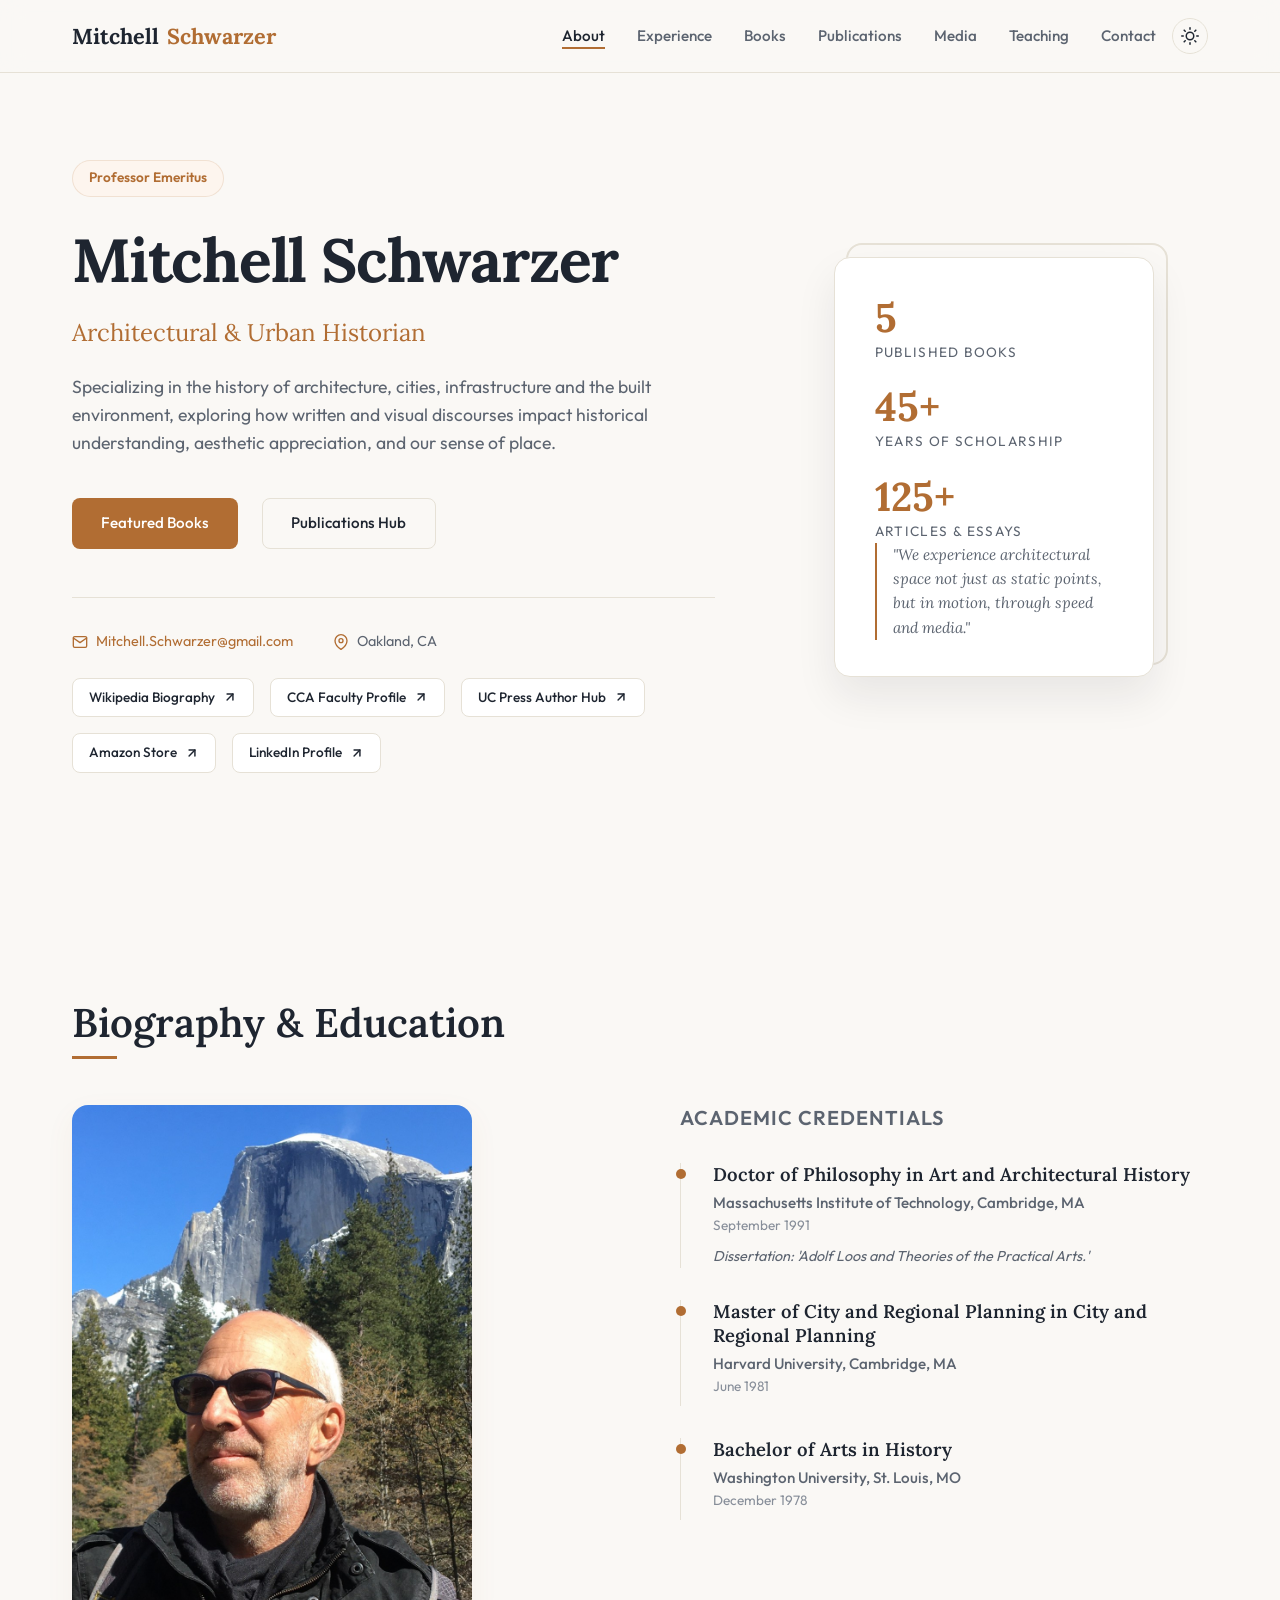
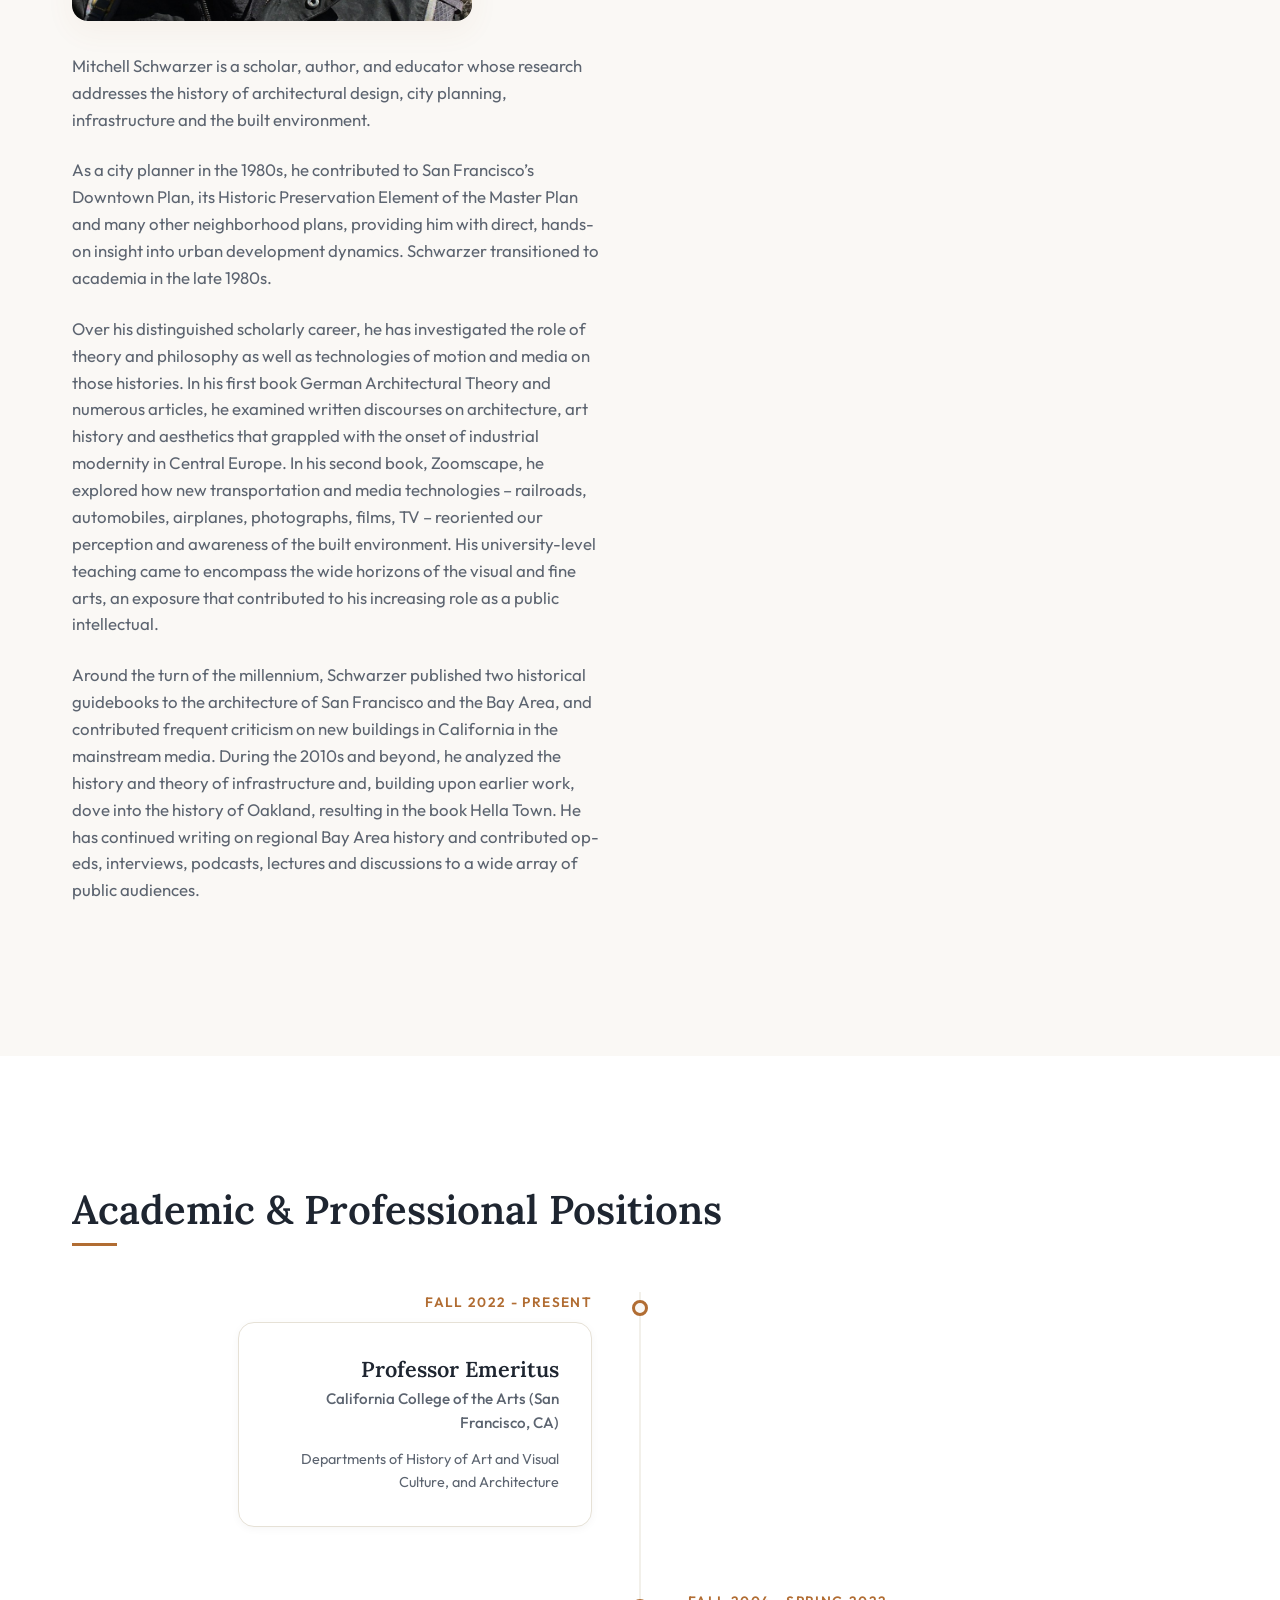
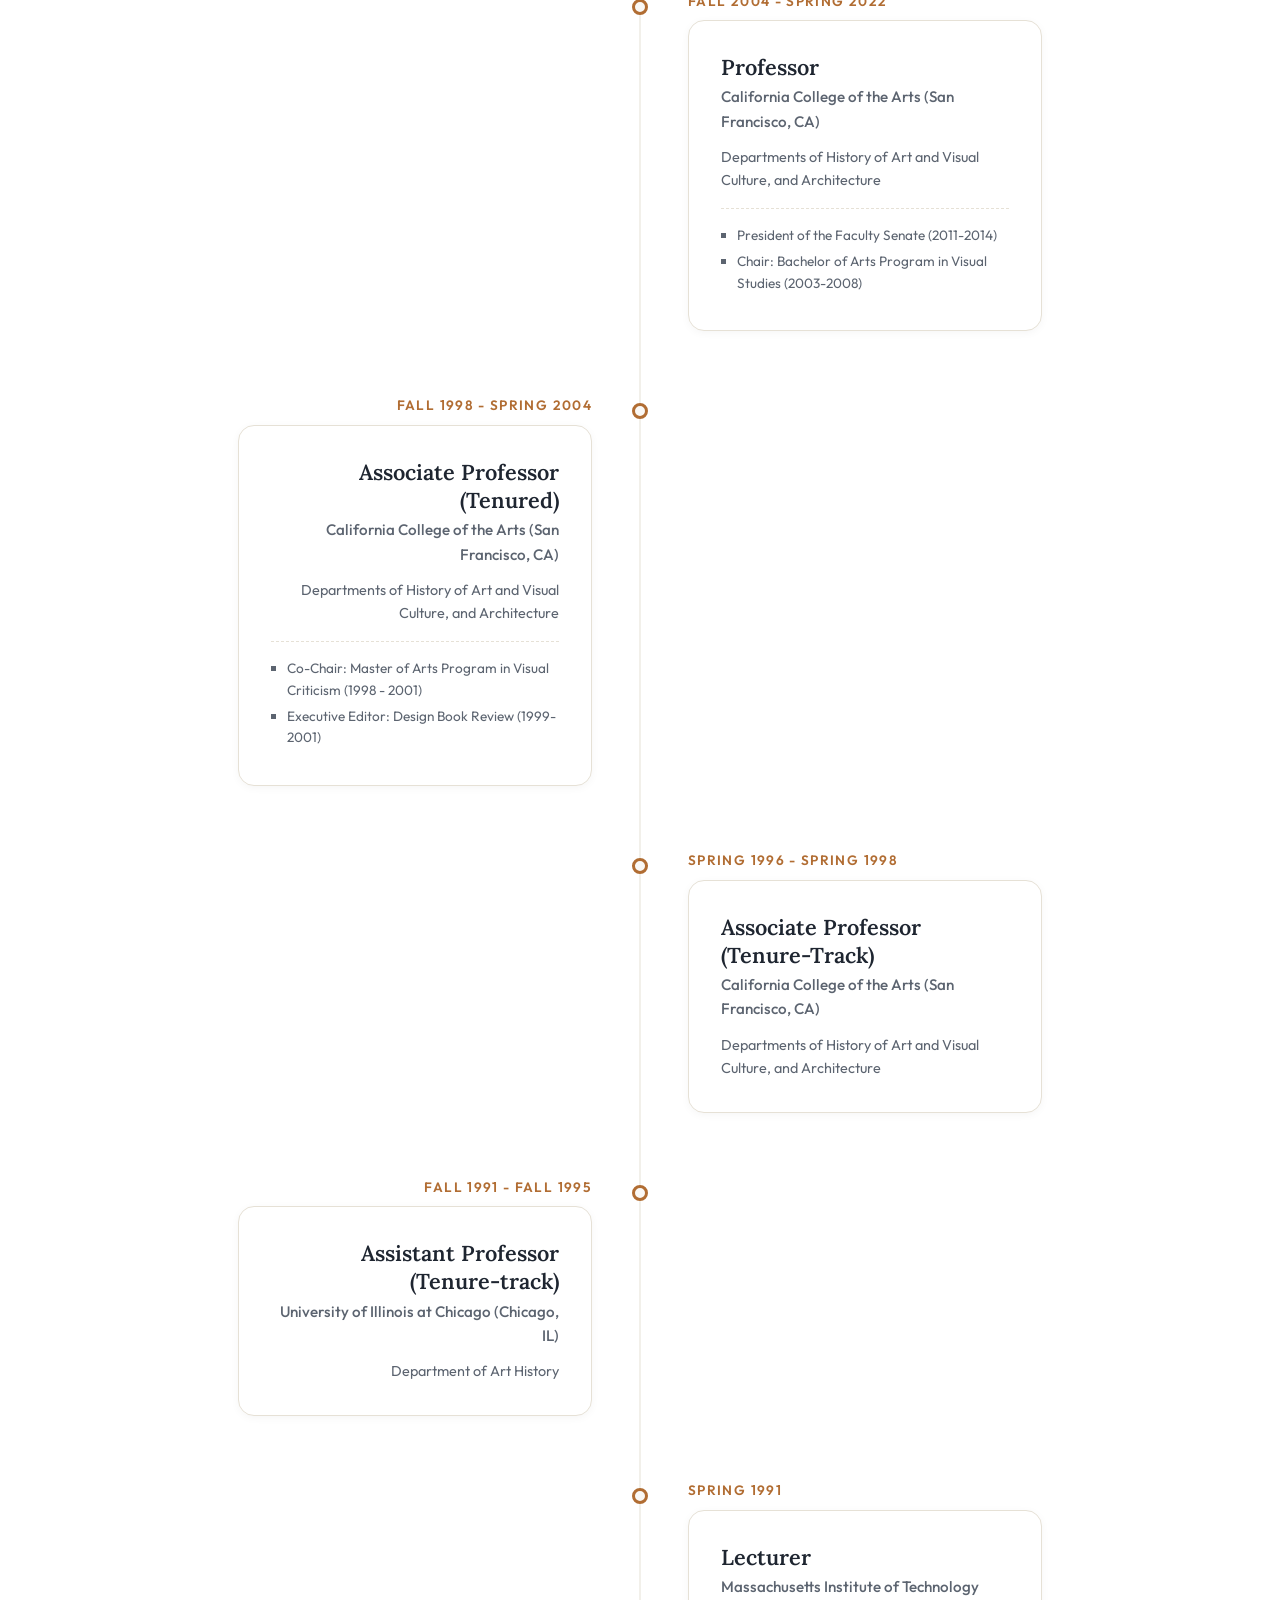
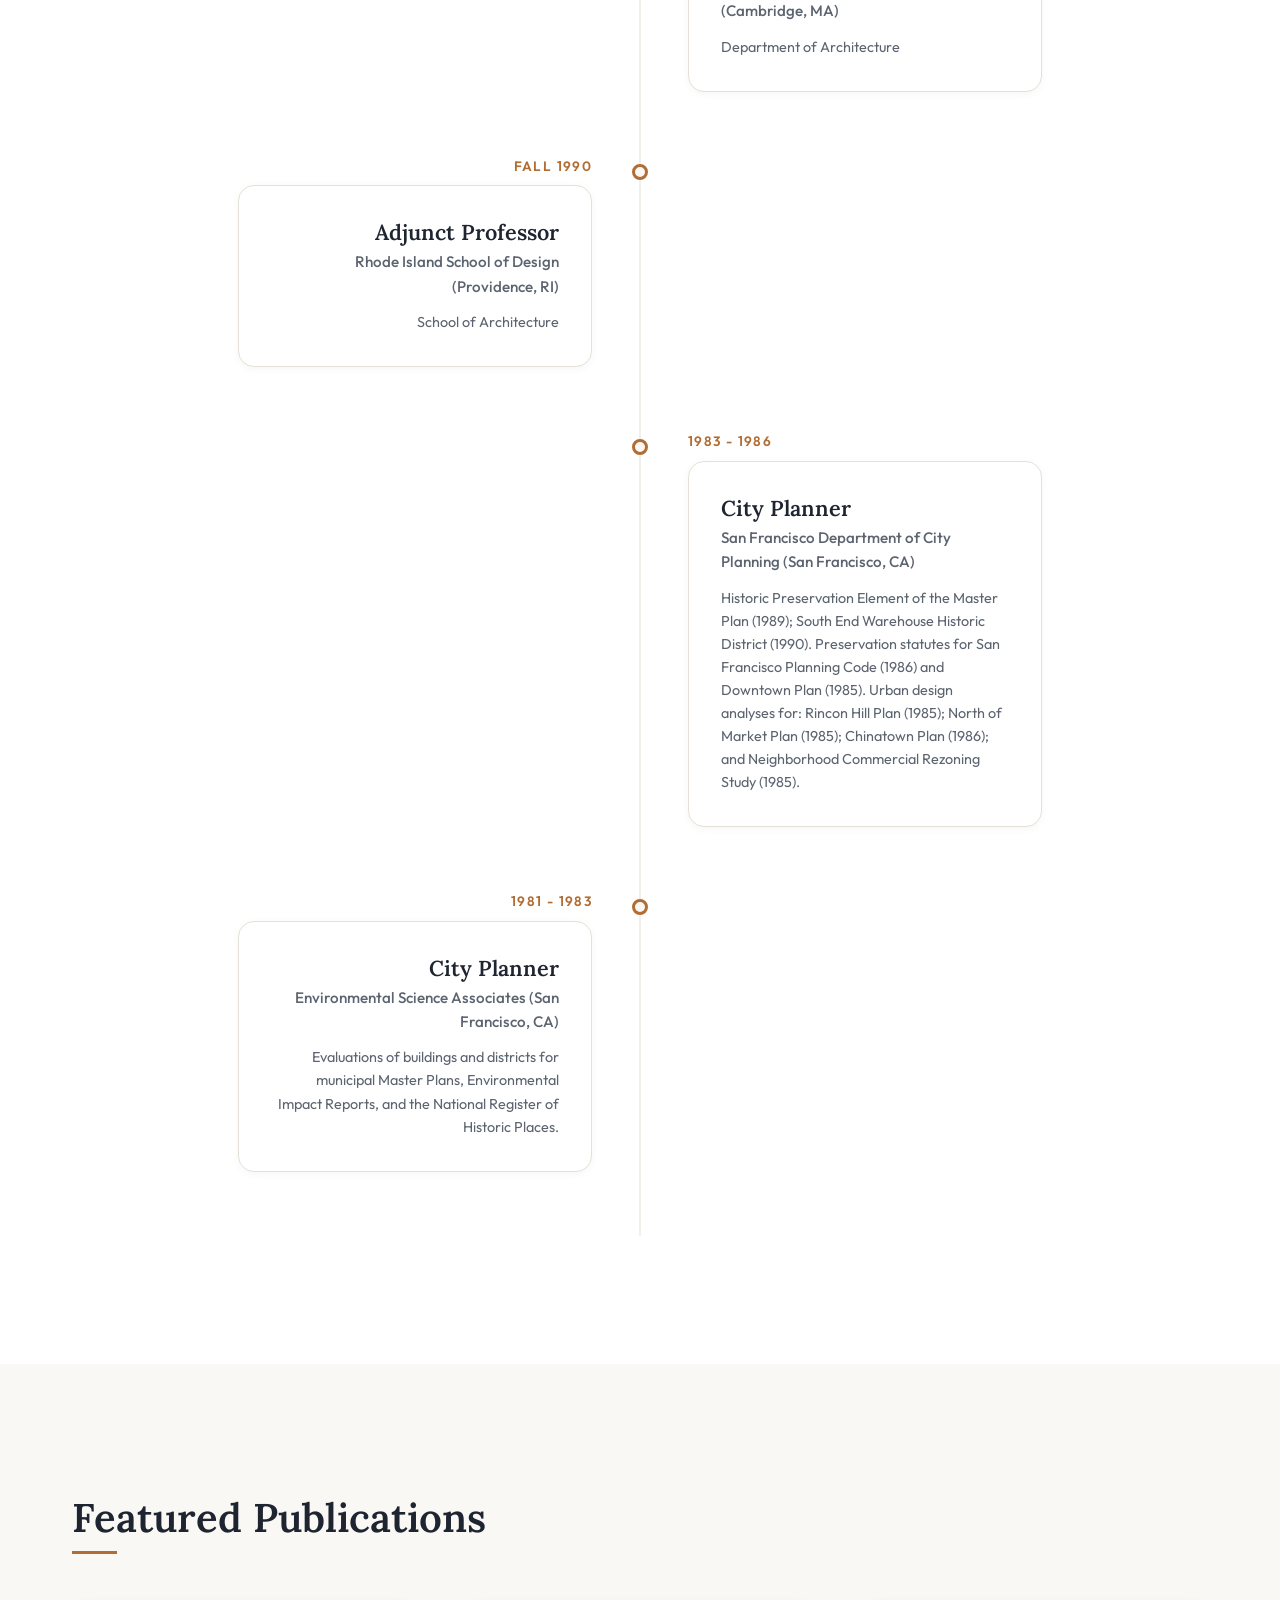
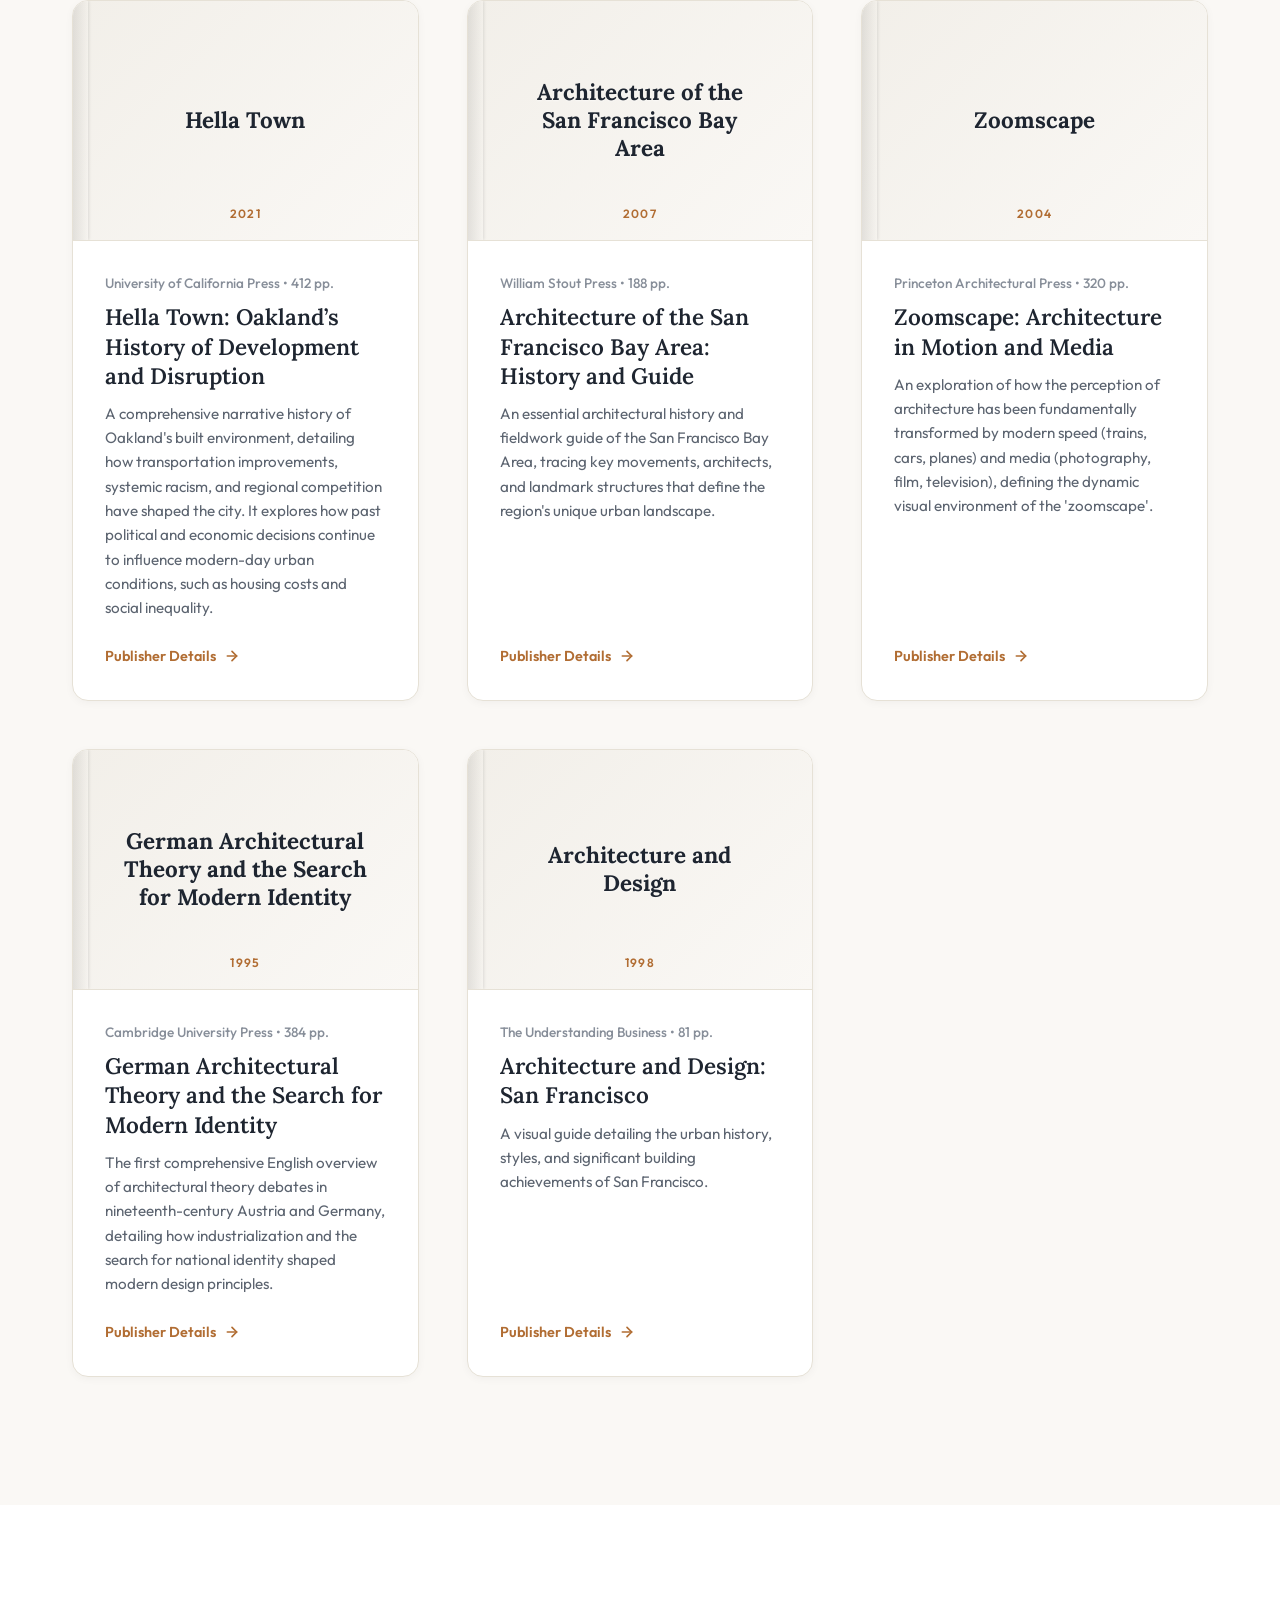
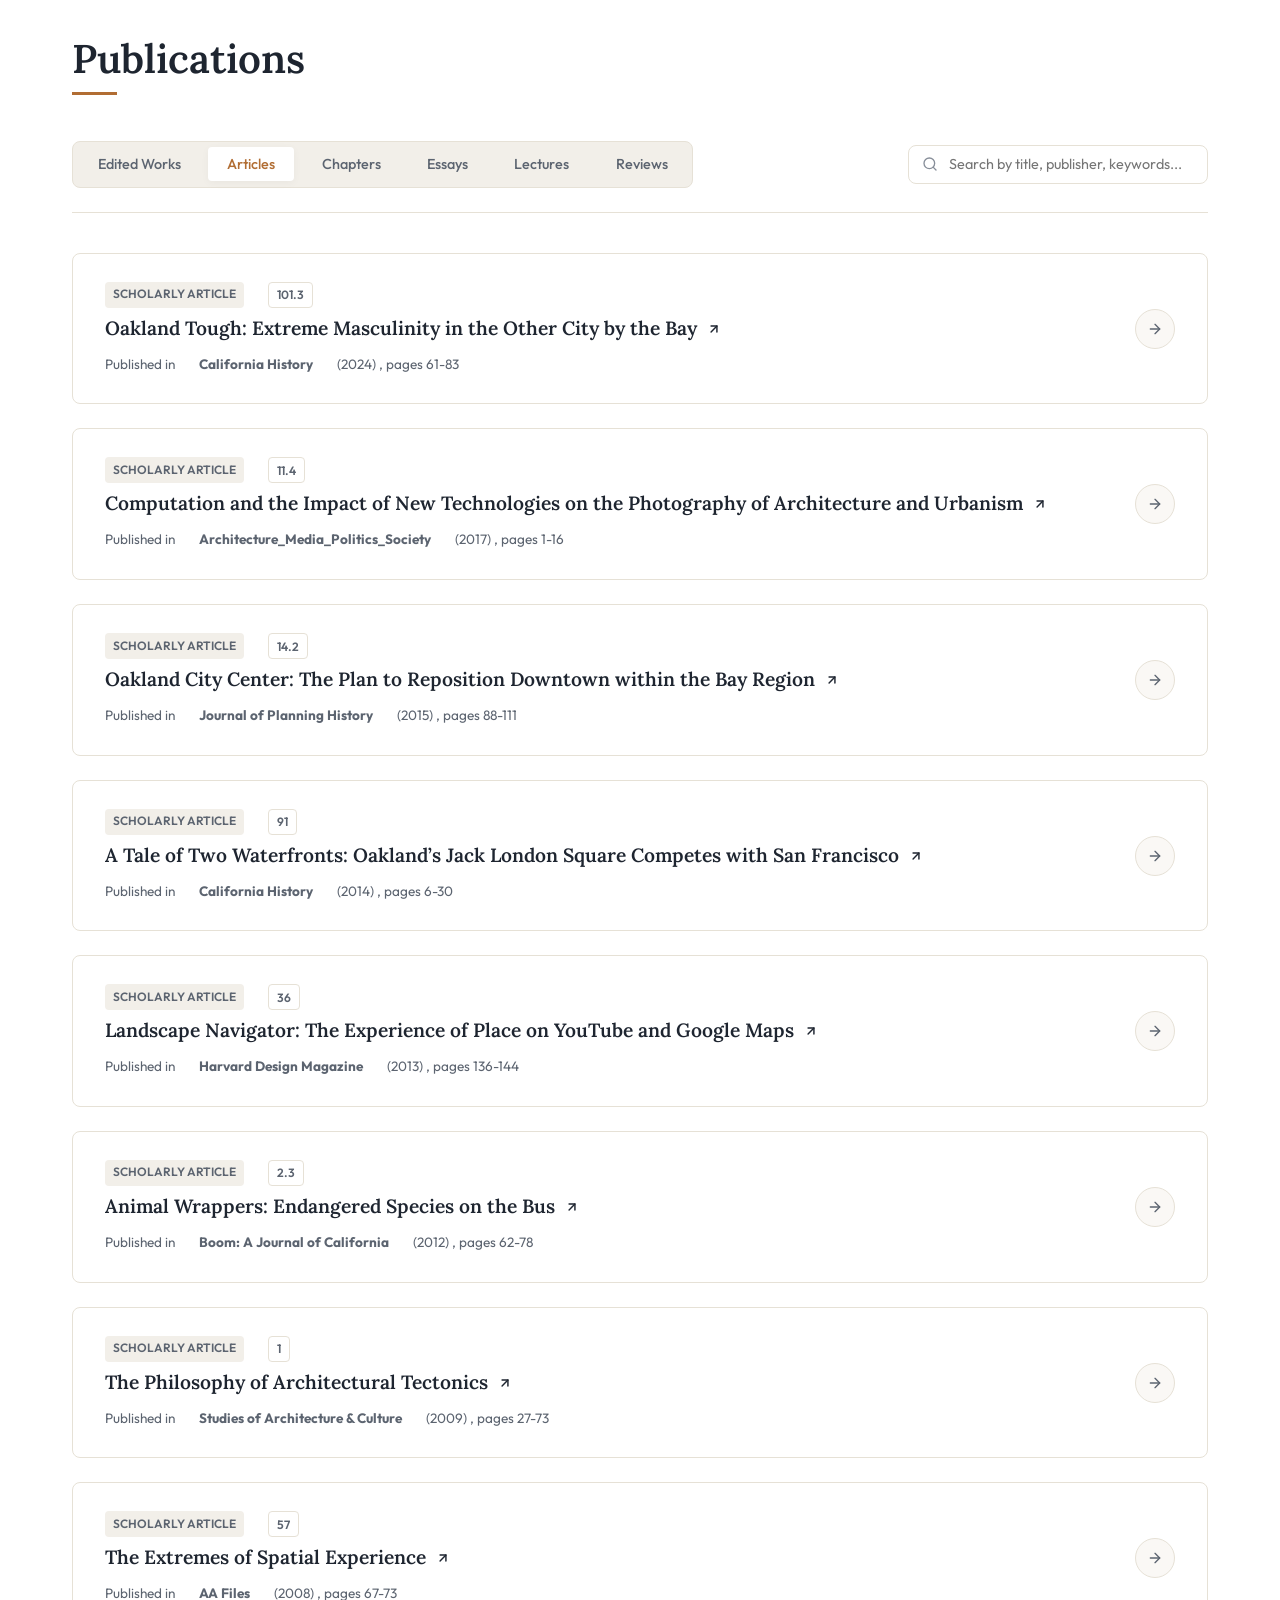
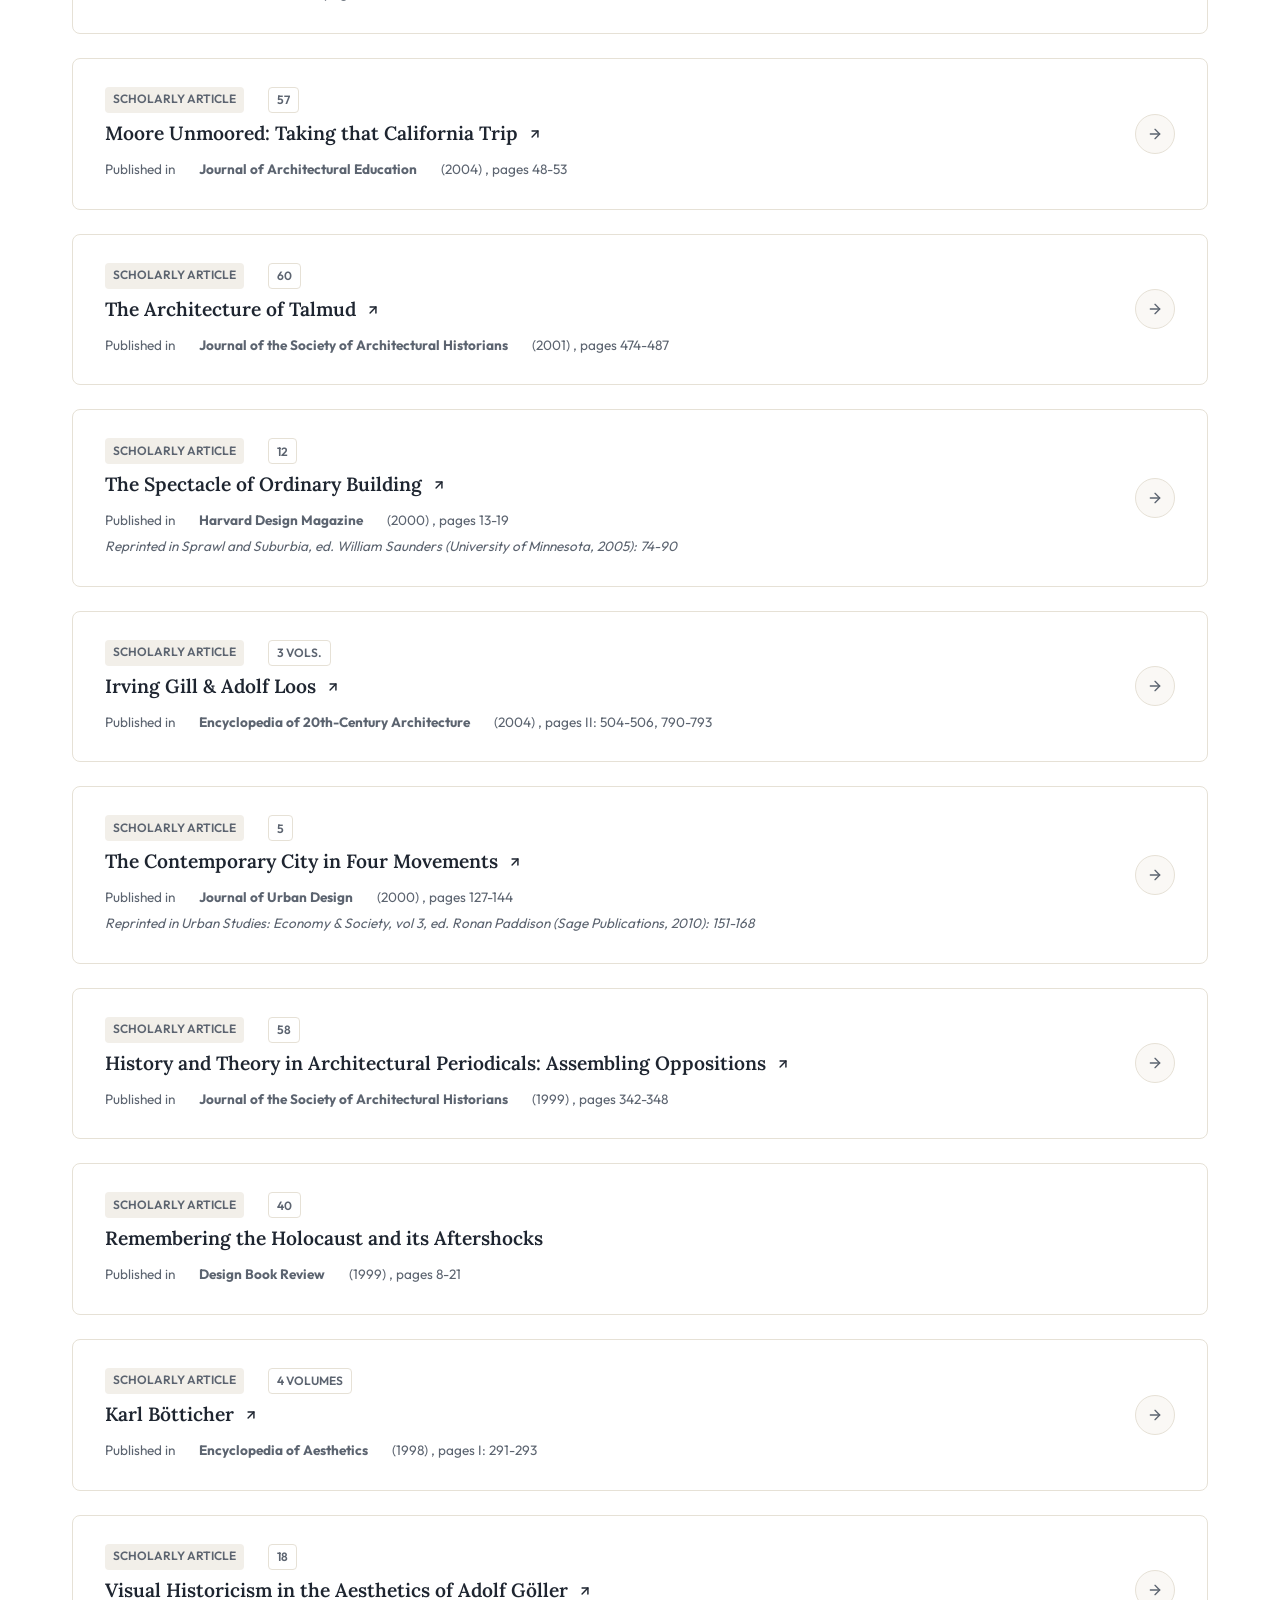
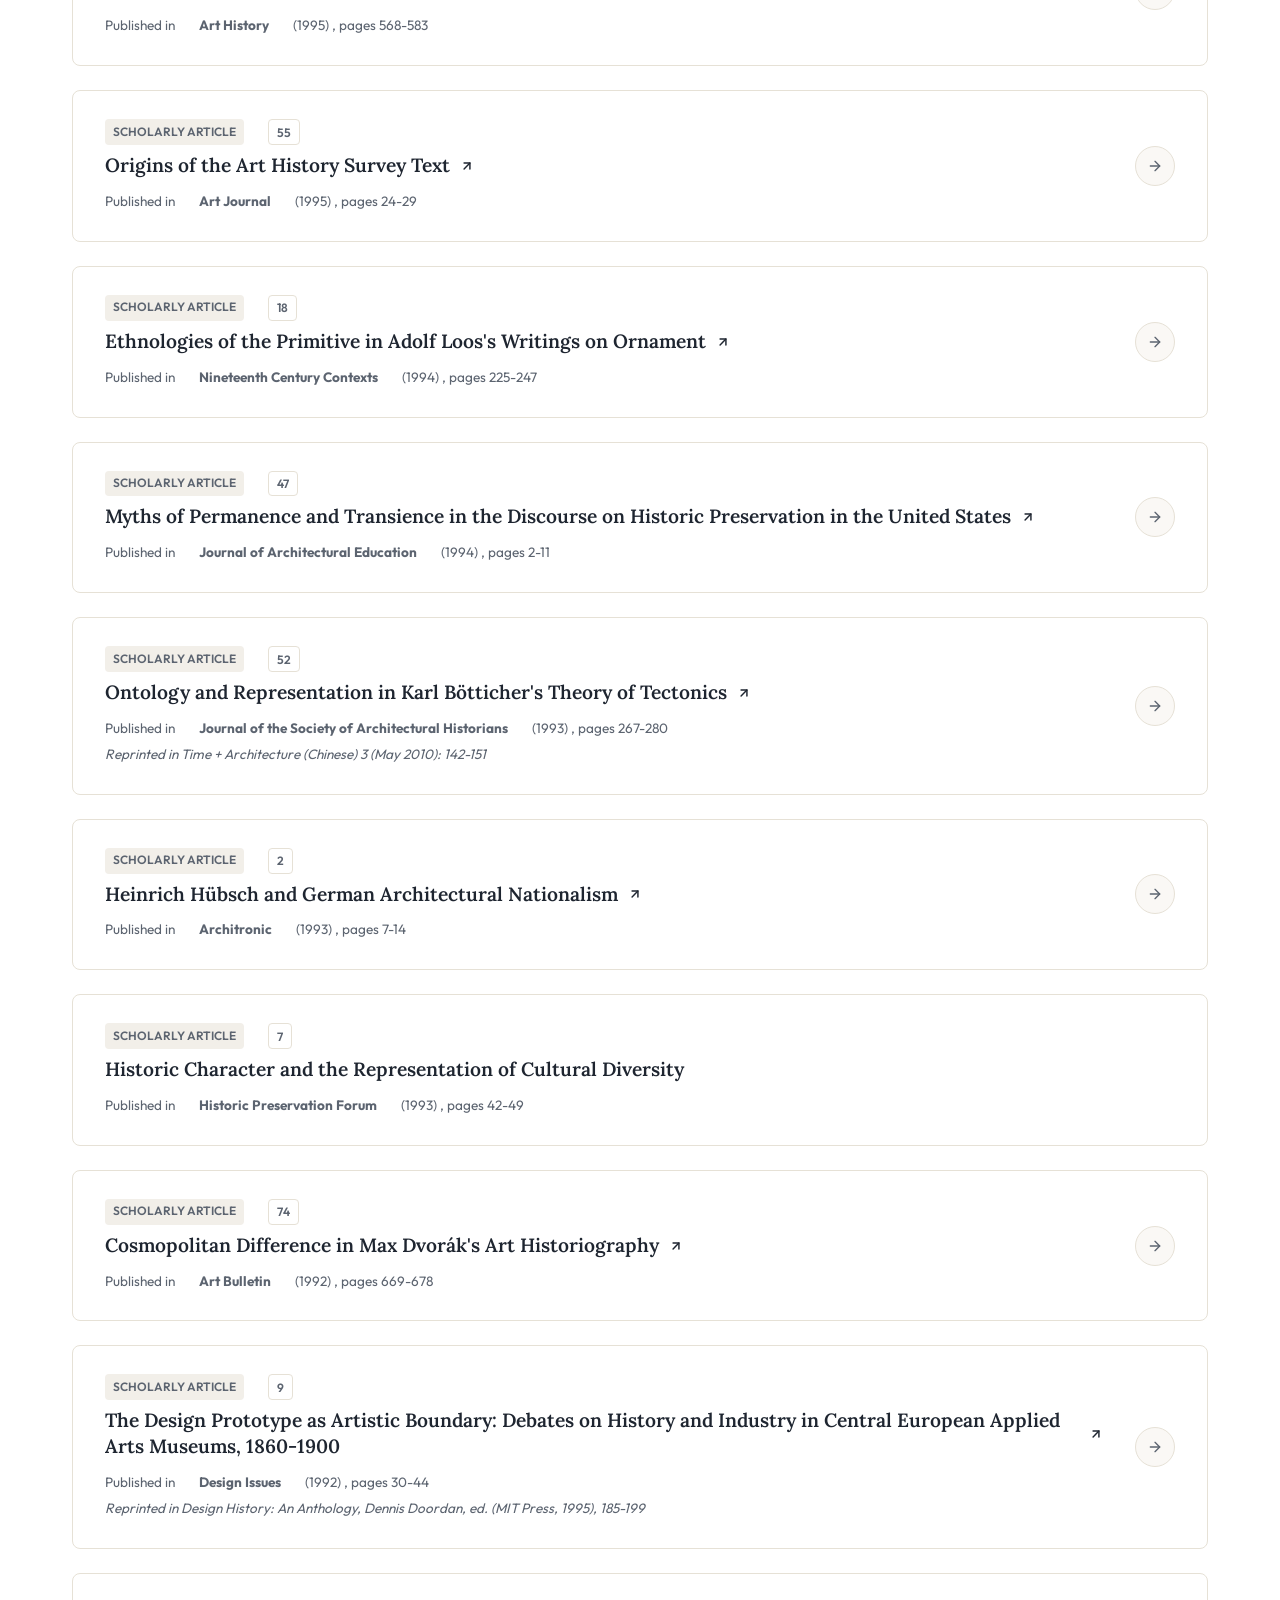
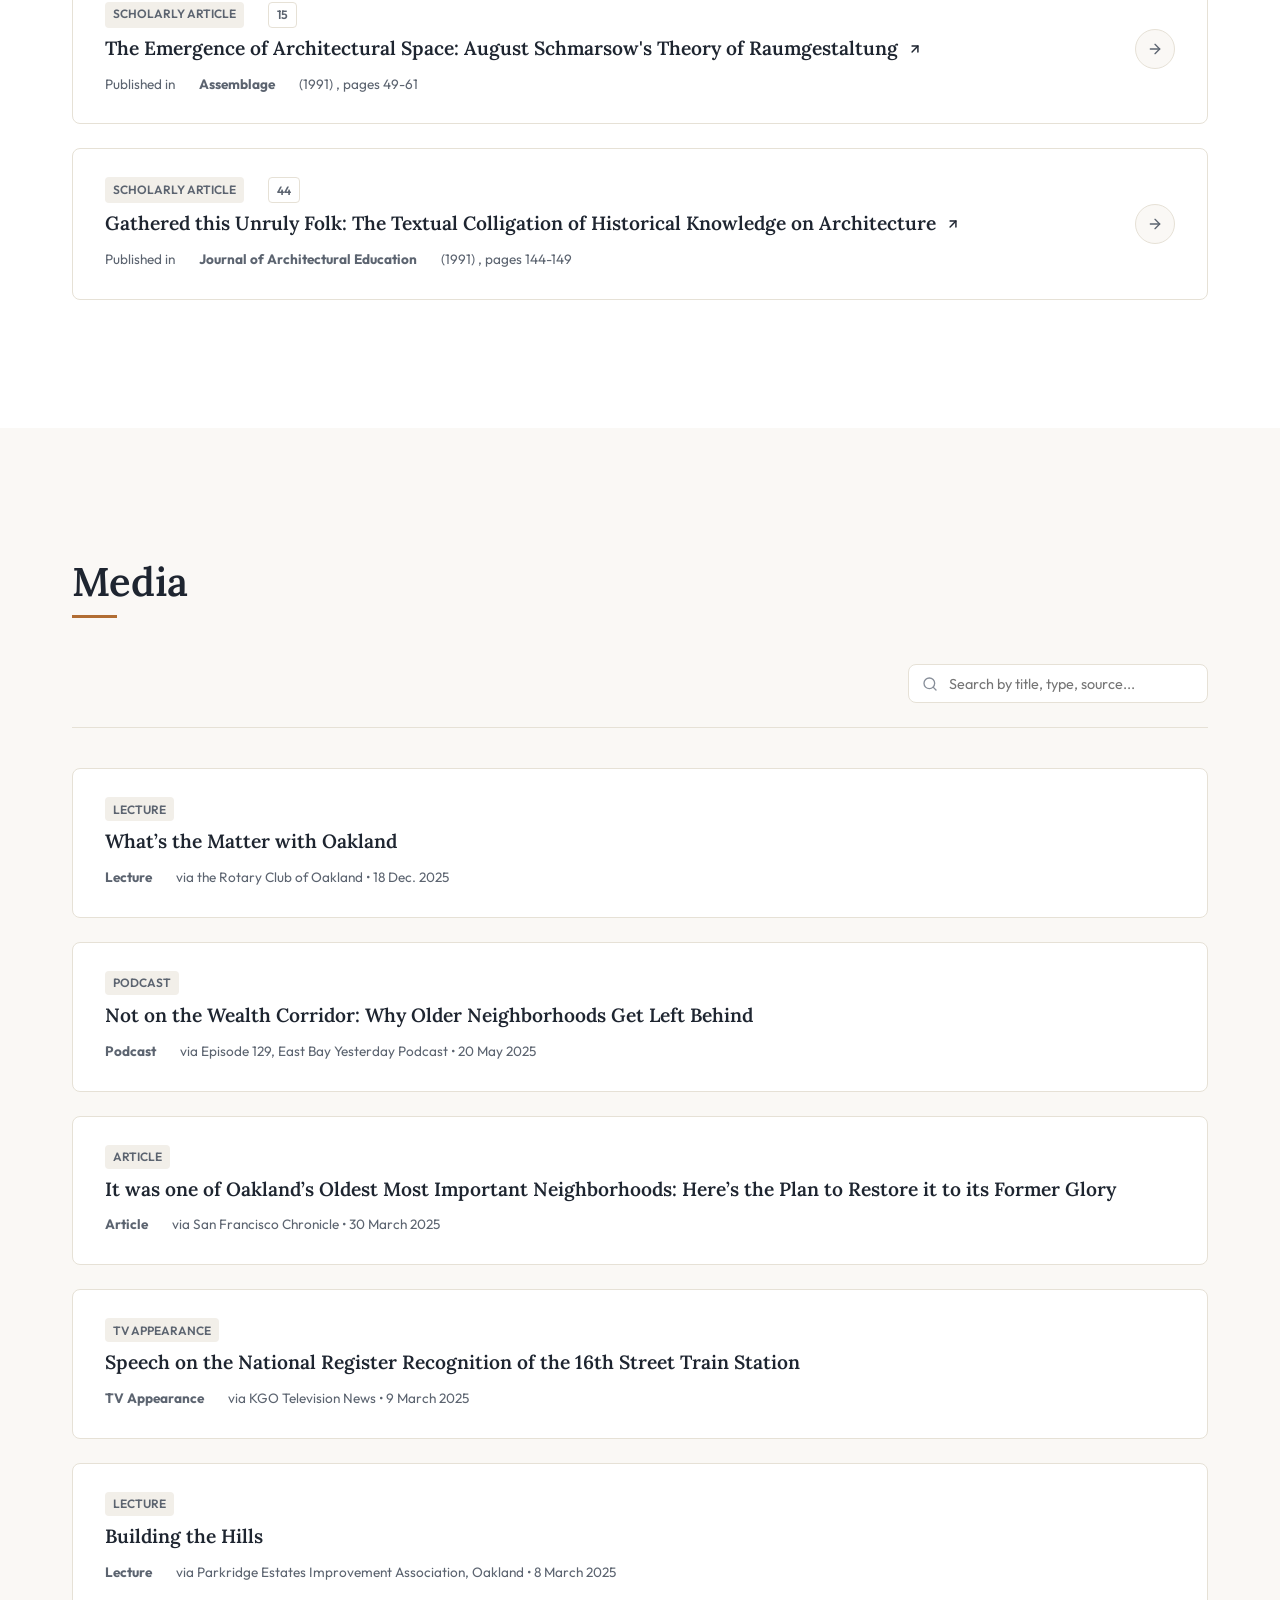
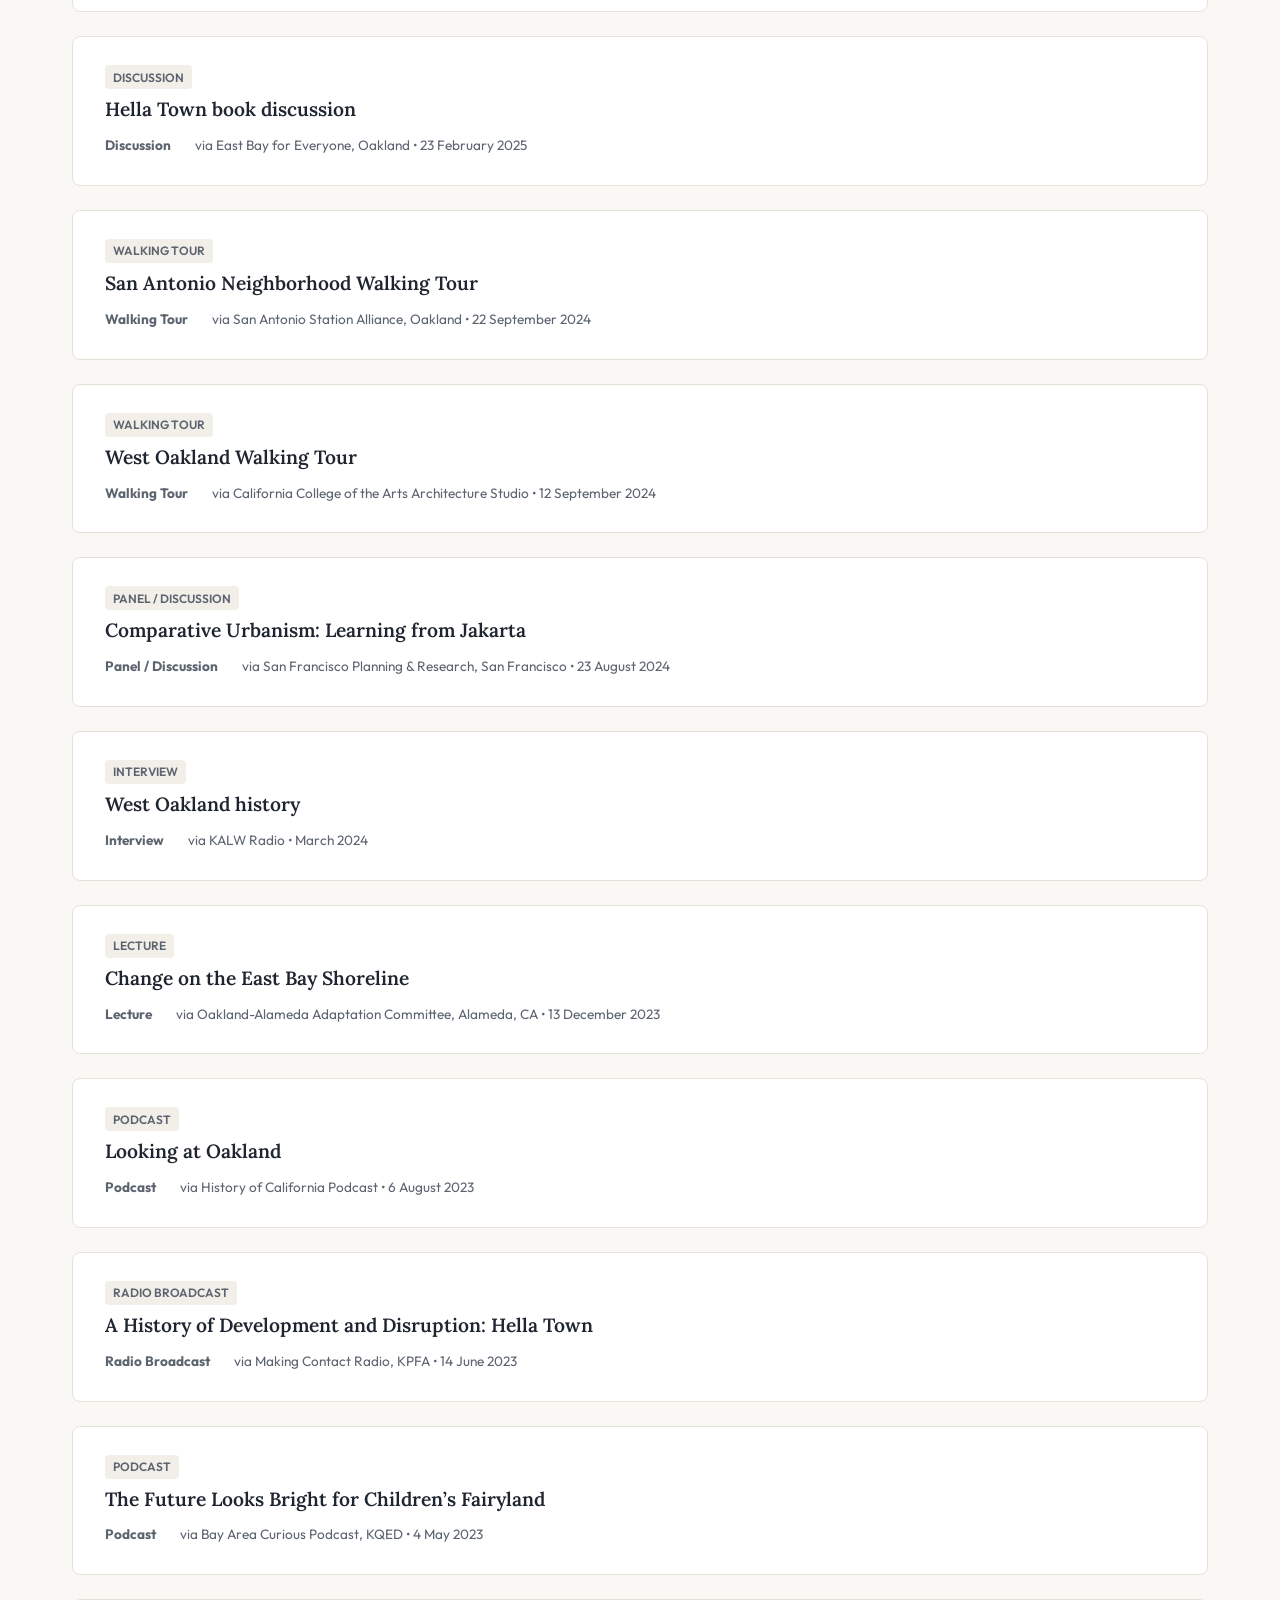
<file: index.html>
<!DOCTYPE html>
<html lang="en">
<head>
  <meta charset="UTF-8">
  <meta name="viewport" content="width=device-width, initial-scale=1.0">
  <title>Mitchell Schwarzer | Architectural & Urban Historian</title>
  <meta name="description" content="Official portfolio website of Mitchell Schwarzer, Professor Emeritus of Architectural and Urban History at the California College of the Arts (CCA) and author of Hella Town.">
  <link rel="canonical" href="https://mitchell-schwarzer.vercel.app/">

  <!-- Open Graph / Facebook -->
  <meta property="og:type" content="profile">
  <meta property="og:url" content="https://mitchell-schwarzer.vercel.app/">
  <meta property="og:title" content="Mitchell Schwarzer | Architectural & Urban Historian">
  <meta property="og:description" content="Official portfolio website of Mitchell Schwarzer, Professor Emeritus of Architectural and Urban History at the California College of the Arts (CCA) and author of Hella Town.">
  <meta property="og:image" content="https://mitchell-schwarzer.vercel.app/static/mitchell_yosemite.jpg">
  <meta property="og:profile:first_name" content="Mitchell">
  <meta property="og:profile:last_name" content="Schwarzer">

  <!-- Twitter -->
  <meta name="twitter:card" content="summary_large_image">
  <meta name="twitter:url" content="https://mitchell-schwarzer.vercel.app/">
  <meta name="twitter:title" content="Mitchell Schwarzer | Architectural & Urban Historian">
  <meta name="twitter:description" content="Official portfolio website of Mitchell Schwarzer, Professor Emeritus of Architectural and Urban History at the California College of the Arts (CCA) and author of Hella Town.">
  <meta name="twitter:image" content="https://mitchell-schwarzer.vercel.app/static/mitchell_yosemite.jpg">

  <!-- Schema.org JSON-LD Structured Data -->
  <script type="application/ld+json">
  {
    "@context": "https://schema.org",
    "@type": "ProfilePage",
    "mainEntity": {
      "@type": "Person",
      "name": "Mitchell Schwarzer",
      "jobTitle": "Professor Emeritus of Art, Architecture, and Urban History",
      "worksFor": {
        "@type": "CollegeOrUniversity",
        "name": "California College of the Arts",
        "sameAs": "https://en.wikipedia.org/wiki/California_College_of_the_Arts"
      },
      "description": "Mitchell Schwarzer is a prominent American historian, author, and Professor Emeritus at the California College of the Arts (CCA). His research and teaching interests focus on architecture, urbanism, landscape, infrastructure, and art history.",
      "image": "https://mitchell-schwarzer.vercel.app/static/mitchell_yosemite.jpg",
      "address": {
        "@type": "PostalAddress",
        "addressLocality": "Oakland",
        "addressRegion": "CA",
        "postalCode": "94610",
        "addressCountry": "US"
      },
      "email": "Mitchell.Schwarzer@gmail.com",
      "alumniOf": [
        {
          "@type": "CollegeOrUniversity",
          "name": "Massachusetts Institute of Technology",
          "sameAs": "https://en.wikipedia.org/wiki/Massachusetts_Institute_of_Technology"
        },
        {
          "@type": "CollegeOrUniversity",
          "name": "Harvard University",
          "sameAs": "https://en.wikipedia.org/wiki/Harvard_University"
        },
        {
          "@type": "CollegeOrUniversity",
          "name": "Washington University in St. Louis",
          "sameAs": "https://en.wikipedia.org/wiki/Washington_University_in_St._Louis"
        }
      ],
      "sameAs": [
        "https://en.wikipedia.org/wiki/Mitchell_Schwarzer",
        "https://portal.cca.edu/people/mschwarzer/",
        "https://www.linkedin.com/in/mitchell-schwarzer-42b83019/",
        "https://www.amazon.com/stores/Mitchell-Schwarzer/author/B001JS25B4",
        "https://www.ucpress.edu/books/hella-town/paper"
      ],
      "knowsAbout": [
        "Architectural History",
        "Urban History",
        "City Planning",
        "San Francisco Bay Area History",
        "Oakland History"
      ],
      "publishingPrinciples": [
        {
          "@type": "Book",
          "name": "Hella Town: Oakland's History of Development and Disruption",
          "datePublished": "2021",
          "publisher": "University of California Press"
        },
        {
          "@type": "Book",
          "name": "Zoomscape: Architecture in Motion and Media",
          "datePublished": "2004",
          "publisher": "Princeton Architectural Press"
        },
        {
          "@type": "Book",
          "name": "German Architectural Theory and the Search for Modern Identity",
          "datePublished": "1995",
          "publisher": "Cambridge University Press"
        }
      ]
    }
  }
  </script>

  <!-- Google Fonts -->
  <link rel="preconnect" href="https://fonts.googleapis.com">
  <link rel="preconnect" href="https://fonts.gstatic.com" crossorigin>
  <link href="https://fonts.googleapis.com/css2?family=Lora:ital,wght@0,400..700;1,400..700&family=Outfit:wght@300;400;500;600;700&display=swap" rel="stylesheet">
  
  <!-- Custom Stylesheets -->
  <style>
/* Premium Styling for Mitchell Schwarzer Portfolio */

:root {
  /* Colors - Default Premium Light Theme */
  --bg-primary: #faf8f5;
  --bg-secondary: #ffffff;
  --bg-tertiary: #f2efe9;
  
  --text-primary: #1e2530;
  --text-secondary: #5c6470;
  --text-tertiary: #878e99;
  
  --accent-color: #b16d33; /* Warm architectural bronze/copper */
  --accent-hover: #9c5a24;
  --accent-light: #fdf5ee;
  
  --border-color: #e6e1d6;
  --shadow-sm: 0 2px 8px rgba(27, 31, 35, 0.04);
  --shadow-md: 0 10px 30px rgba(177, 109, 51, 0.06);
  --shadow-lg: 0 20px 40px rgba(27, 31, 35, 0.08);
  
  --font-serif: 'Lora', Georgia, serif;
  --font-sans: 'Outfit', -apple-system, BlinkMacSystemFont, "Segoe UI", Roboto, Helvetica, Arial, sans-serif;
  
  --transition: all 0.3s cubic-bezier(0.4, 0, 0.2, 1);
  --border-radius-sm: 8px;
  --border-radius-md: 16px;
  --border-radius-lg: 24px;
}

/* Dark Mode Variables Override */
[data-theme="dark"] {
  --bg-primary: #0f131a;
  --bg-secondary: #171d26;
  --bg-tertiary: #1f2733;
  
  --text-primary: #f1f3f5;
  --text-secondary: #a0aec0;
  --text-tertiary: #718096;
  
  --accent-color: #e5904c; /* Muted glowing bronze */
  --accent-hover: #f0a96d;
  --accent-light: #2b231d;
  
  --border-color: #2d3748;
  --shadow-sm: 0 2px 8px rgba(0, 0, 0, 0.2);
  --shadow-md: 0 10px 30px rgba(0, 0, 0, 0.3);
  --shadow-lg: 0 20px 40px rgba(0, 0, 0, 0.4);
}

/* Base resets & setup */
* {
  box-sizing: border-box;
  margin: 0;
  padding: 0;
}

html {
  scroll-behavior: smooth;
  font-size: 16px;
}

body {
  background-color: var(--bg-primary);
  color: var(--text-primary);
  font-family: var(--font-sans);
  line-height: 1.6;
  transition: background-color 0.4s, color 0.4s;
  overflow-x: hidden;
  -webkit-font-smoothing: antialiased;
}

a {
  color: var(--accent-color);
  text-decoration: none;
  transition: var(--transition);
}

a:hover {
  color: var(--accent-hover);
}

h1, h2, h3, h4 {
  font-family: var(--font-serif);
  font-weight: 600;
  line-height: 1.3;
}

/* Layout Utilities */
.container {
  max-width: 1200px;
  margin: 0 auto;
  padding: 0 2rem;
}

.section {
  padding: 8rem 0;
  position: relative;
}

.section:nth-child(even) {
  background-color: var(--bg-secondary);
}

.section-title {
  font-size: 2.5rem;
  margin-bottom: 3.5rem;
  position: relative;
  display: inline-block;
}

.section-title::after {
  content: '';
  position: absolute;
  left: 0;
  bottom: -10px;
  width: 45px;
  height: 3px;
  background-color: var(--accent-color);
}

/* Header & Navigation */
header {
  position: fixed;
  top: 0;
  left: 0;
  width: 100%;
  z-index: 100;
  background-color: rgba(250, 248, 245, 0.85);
  backdrop-filter: blur(12px);
  border-bottom: 1px solid var(--border-color);
  transition: var(--transition);
}

[data-theme="dark"] header {
  background-color: rgba(15, 19, 26, 0.85);
}

header.scrolled {
  padding: 0.5rem 0;
  box-shadow: var(--shadow-sm);
}

header .container {
  display: flex;
  justify-content: flex-end;
  align-items: center;
  height: 4.5rem;
}

/* Navigation logo or initials */
.header-brand {
  margin-right: auto;
  font-family: var(--font-serif);
  font-size: 1.35rem;
  font-weight: 700;
  color: var(--text-primary);
  display: flex;
  align-items: center;
  gap: 0.5rem;
}

.header-brand span {
  color: var(--accent-color);
}

.nav-links {
  display: flex;
  gap: 2rem;
  list-style: none;
  align-items: center;
}

.nav-links a {
  color: var(--text-secondary);
  font-weight: 500;
  font-size: 0.95rem;
  position: relative;
  padding: 0.25rem 0;
}

.nav-links a:hover,
.nav-links a.active {
  color: var(--text-primary);
}

.nav-links a::after {
  content: '';
  position: absolute;
  bottom: 0;
  left: 0;
  width: 0;
  height: 2px;
  background-color: var(--accent-color);
  transition: var(--transition);
}

.nav-links a:hover::after,
.nav-links a.active::after {
  width: 100%;
}

/* Theme Switcher Button */
.theme-toggle {
  background: none;
  border: 1px solid var(--border-color);
  color: var(--text-primary);
  cursor: pointer;
  padding: 0.5rem;
  border-radius: 50%;
  width: 2.25rem;
  height: 2.25rem;
  display: flex;
  align-items: center;
  justify-content: center;
  transition: var(--transition);
  margin-left: 1rem;
}

.theme-toggle:hover {
  background-color: var(--bg-tertiary);
  border-color: var(--accent-color);
}

/* Hero Section */
.hero {
  padding: 10rem 0 6rem;
  display: flex;
  align-items: center;
  min-height: 90vh;
  position: relative;
}

.hero-grid {
  display: grid;
  grid-template-columns: 1.2fr 0.8fr;
  gap: 4rem;
  align-items: center;
}

.hero-content {
  animation: fadeInUp 0.8s ease-out;
}

.hero-badge {
  display: inline-block;
  padding: 0.4rem 1rem;
  background-color: var(--accent-light);
  color: var(--accent-color);
  border-radius: 30px;
  font-size: 0.85rem;
  font-weight: 600;
  margin-bottom: 1.5rem;
  border: 1px solid rgba(177, 109, 51, 0.15);
}

.hero-title {
  font-size: 3.8rem;
  color: var(--text-primary);
  margin-bottom: 1rem;
  font-weight: 700;
  letter-spacing: -0.02em;
}

.hero-subtitle {
  font-size: 1.5rem;
  font-family: var(--font-serif);
  color: var(--accent-color);
  margin-bottom: 1.5rem;
  line-height: 1.4;
}

.hero-text {
  font-size: 1.1rem;
  color: var(--text-secondary);
  margin-bottom: 2.5rem;
  max-width: 600px;
}

.hero-buttons {
  display: flex;
  gap: 1.5rem;
  margin-bottom: 3rem;
}

.btn {
  display: inline-flex;
  align-items: center;
  justify-content: center;
  padding: 0.8rem 1.8rem;
  border-radius: var(--border-radius-sm);
  font-weight: 500;
  transition: var(--transition);
  cursor: pointer;
  font-size: 0.95rem;
}

.btn-primary {
  background-color: var(--accent-color);
  color: #ffffff;
  border: none;
}

.btn-primary:hover {
  background-color: var(--accent-hover);
  color: #ffffff;
  transform: translateY(-2px);
  box-shadow: 0 4px 12px rgba(177, 109, 51, 0.2);
}

.btn-secondary {
  background-color: transparent;
  color: var(--text-primary);
  border: 1px solid var(--border-color);
}

.btn-secondary:hover {
  background-color: var(--bg-tertiary);
  transform: translateY(-2px);
}

.hero-meta {
  display: flex;
  flex-wrap: wrap;
  gap: 1.5rem 2.5rem;
  padding-top: 2rem;
  border-top: 1px solid var(--border-color);
}

.meta-item {
  display: flex;
  align-items: center;
  gap: 0.5rem;
  color: var(--text-secondary);
  font-size: 0.9rem;
}

.meta-item svg {
  color: var(--accent-color);
}

/* Profile Visual Card in Hero */
.hero-visual {
  display: flex;
  justify-content: center;
  animation: fadeIn 1s ease-out;
}

.visual-card {
  position: relative;
  width: 320px;
  height: 420px;
  background-color: var(--bg-secondary);
  border-radius: var(--border-radius-md);
  border: 1px solid var(--border-color);
  box-shadow: var(--shadow-lg);
  padding: 2.5rem;
  display: flex;
  flex-direction: column;
  justify-content: space-between;
}

.visual-card::before {
  content: '';
  position: absolute;
  top: -15px;
  right: -15px;
  width: 100%;
  height: 100%;
  border: 2px solid var(--border-color);
  border-radius: var(--border-radius-md);
  z-index: -1;
  transition: var(--transition);
}

.visual-card:hover::before {
  top: -8px;
  right: -8px;
  border-color: var(--accent-color);
}

.visual-stats {
  display: flex;
  flex-direction: column;
  gap: 1.5rem;
}

.stat-box {
  display: flex;
  flex-direction: column;
}

.stat-num {
  font-size: 2.5rem;
  font-family: var(--font-serif);
  font-weight: 700;
  color: var(--accent-color);
  line-height: 1;
}

.stat-label {
  font-size: 0.85rem;
  text-transform: uppercase;
  letter-spacing: 0.1em;
  color: var(--text-secondary);
  margin-top: 0.25rem;
}

.visual-quote {
  font-family: var(--font-serif);
  font-style: italic;
  color: var(--text-secondary);
  border-left: 2px solid var(--accent-color);
  padding-left: 1rem;
  font-size: 0.95rem;
}

/* About / Stats Grid */
.about-grid {
  display: grid;
  grid-template-columns: 1fr 1fr;
  gap: 5rem;
}

.about-text p {
  color: var(--text-secondary);
  font-size: 1.05rem;
  margin-bottom: 1.5rem;
}

.education-list {
  display: flex;
  flex-direction: column;
  gap: 2rem;
}

.edu-item {
  position: relative;
  padding-left: 2rem;
  border-left: 1px solid var(--border-color);
}

.edu-item::before {
  content: '';
  position: absolute;
  left: -5px;
  top: 6px;
  width: 10px;
  height: 10px;
  border-radius: 50%;
  background-color: var(--accent-color);
}

.edu-degree {
  font-family: var(--font-serif);
  font-size: 1.15rem;
  font-weight: 600;
  color: var(--text-primary);
  margin-bottom: 0.25rem;
}

.edu-inst {
  font-weight: 500;
  color: var(--text-secondary);
  font-size: 0.95rem;
}

.edu-date {
  font-size: 0.85rem;
  color: var(--text-tertiary);
  margin-bottom: 0.5rem;
}

.edu-detail {
  font-size: 0.9rem;
  color: var(--text-secondary);
  font-style: italic;
}

/* Experience / Timeline Section */
.timeline {
  position: relative;
  max-width: 900px;
  margin: 0 auto;
}

.timeline::before {
  content: '';
  position: absolute;
  left: 50%;
  top: 0;
  width: 1px;
  height: 100%;
  background-color: var(--border-color);
  transform: translateX(-50%);
}

.timeline-item {
  position: relative;
  width: 50%;
  padding: 0 3rem 4rem;
  box-sizing: border-box;
}

.timeline-item:nth-child(odd) {
  left: 0;
  text-align: right;
}

.timeline-item:nth-child(even) {
  left: 50%;
}

.timeline-dot {
  position: absolute;
  left: 100%;
  top: 8px;
  width: 16px;
  height: 16px;
  border-radius: 50%;
  background-color: var(--bg-primary);
  border: 3px solid var(--accent-color);
  transform: translateX(-50%);
  z-index: 10;
}

.timeline-item:nth-child(even) .timeline-dot {
  left: 0;
}

.timeline-item:hover .timeline-dot {
  background-color: var(--accent-color);
  transform: translateX(-50%) scale(1.25);
  transition: var(--transition);
}

.timeline-date {
  font-size: 0.85rem;
  font-weight: 600;
  text-transform: uppercase;
  letter-spacing: 0.1em;
  color: var(--accent-color);
  margin-bottom: 0.5rem;
}

.timeline-content {
  background-color: var(--bg-secondary);
  padding: 2rem;
  border-radius: var(--border-radius-md);
  border: 1px solid var(--border-color);
  box-shadow: var(--shadow-sm);
  transition: var(--transition);
}

.timeline-content:hover {
  transform: translateY(-5px);
  box-shadow: var(--shadow-md);
  border-color: var(--accent-color);
}

.timeline-title {
  font-size: 1.35rem;
  font-weight: 600;
  color: var(--text-primary);
  margin-bottom: 0.25rem;
}

.timeline-sub {
  color: var(--text-secondary);
  font-weight: 500;
  font-size: 0.95rem;
  margin-bottom: 0.75rem;
}

.timeline-desc {
  font-size: 0.9rem;
  color: var(--text-secondary);
}

.timeline-admin {
  margin-top: 1rem;
  padding-top: 1rem;
  border-top: 1px dashed var(--border-color);
  font-size: 0.85rem;
  color: var(--text-secondary);
  text-align: left;
}

.timeline-admin li {
  margin-bottom: 0.25rem;
  list-style-type: square;
  margin-left: 1rem;
}

/* Books Grid */
.books-grid {
  display: grid;
  grid-template-columns: repeat(auto-fit, minmax(320px, 1fr));
  gap: 3rem;
}

.book-card {
  background-color: var(--bg-secondary);
  border-radius: var(--border-radius-md);
  border: 1px solid var(--border-color);
  box-shadow: var(--shadow-sm);
  overflow: hidden;
  display: flex;
  flex-direction: column;
  transition: var(--transition);
}

.book-card:hover {
  transform: translateY(-8px);
  box-shadow: var(--shadow-lg);
  border-color: var(--accent-color);
}

.book-cover-mock {
  height: 240px;
  background: linear-gradient(135deg, var(--bg-tertiary) 0%, var(--bg-primary) 100%);
  position: relative;
  display: flex;
  align-items: center;
  justify-content: center;
  padding: 2rem;
  border-bottom: 1px solid var(--border-color);
  overflow: hidden;
}

.book-cover-mock::after {
  content: '';
  position: absolute;
  top: 0;
  left: 0;
  width: 15px;
  height: 100%;
  background: linear-gradient(to right, rgba(0,0,0,0.08) 0%, rgba(255,255,255,0.05) 100%);
  box-shadow: 1px 0 3px rgba(0,0,0,0.1);
  z-index: 2;
}

.book-cover-title {
  font-family: var(--font-serif);
  font-size: 1.4rem;
  text-align: center;
  font-weight: 700;
  color: var(--text-primary);
  line-height: 1.25;
  text-shadow: 0 1px 2px rgba(255,255,255,0.5);
  max-width: 250px;
}

.book-cover-tag {
  position: absolute;
  bottom: 1rem;
  font-size: 0.75rem;
  text-transform: uppercase;
  letter-spacing: 0.1em;
  color: var(--accent-color);
  font-weight: 600;
}

.book-info {
  padding: 2rem;
  display: flex;
  flex-direction: column;
  flex-grow: 1;
}

.book-meta {
  font-size: 0.85rem;
  color: var(--text-tertiary);
  margin-bottom: 0.5rem;
  font-weight: 500;
}

.book-title {
  font-size: 1.4rem;
  margin-bottom: 0.75rem;
  color: var(--text-primary);
}

.book-desc {
  font-size: 0.95rem;
  color: var(--text-secondary);
  margin-bottom: 1.5rem;
  flex-grow: 1;
}

.book-link {
  display: inline-flex;
  align-items: center;
  gap: 0.5rem;
  font-weight: 600;
  font-size: 0.9rem;
  color: var(--accent-color);
  margin-top: auto;
}

.book-link:hover {
  gap: 0.75rem;
}

/* Publications & Media Hub (Tabs Component) */
.hub-controls {
  display: flex;
  justify-content: space-between;
  align-items: center;
  flex-wrap: wrap;
  gap: 1.5rem;
  margin-bottom: 2.5rem;
  padding-bottom: 1.5rem;
  border-bottom: 1px solid var(--border-color);
}

.tabs-list {
  display: flex;
  gap: 0.5rem;
  list-style: none;
  background-color: var(--bg-tertiary);
  padding: 0.35rem;
  border-radius: var(--border-radius-sm);
  border: 1px solid var(--border-color);
}

.tab-btn {
  background: none;
  border: none;
  font-family: var(--font-sans);
  font-weight: 500;
  font-size: 0.9rem;
  padding: 0.5rem 1.2rem;
  border-radius: calc(var(--border-radius-sm) - 4px);
  cursor: pointer;
  color: var(--text-secondary);
  transition: var(--transition);
}

.tab-btn:hover {
  color: var(--text-primary);
}

.tab-btn.active {
  background-color: var(--bg-secondary);
  color: var(--accent-color);
  box-shadow: var(--shadow-sm);
}

.search-box {
  position: relative;
  min-width: 300px;
}

.search-input {
  width: 100%;
  padding: 0.6rem 1rem 0.6rem 2.5rem;
  border-radius: var(--border-radius-sm);
  border: 1px solid var(--border-color);
  background-color: var(--bg-secondary);
  color: var(--text-primary);
  font-family: var(--font-sans);
  font-size: 0.9rem;
  transition: var(--transition);
}

.search-input:focus {
  outline: none;
  border-color: var(--accent-color);
  box-shadow: 0 0 0 3px rgba(177, 109, 51, 0.1);
}

.search-icon {
  position: absolute;
  left: 0.9rem;
  top: 50%;
  transform: translateY(-50%);
  color: var(--text-tertiary);
  pointer-events: none;
}

/* Tab contents and dynamic render grid */
.hub-grid {
  display: grid;
  grid-template-columns: 1fr;
  gap: 1.5rem;
  min-height: 300px;
}

.item-row {
  background-color: var(--bg-secondary);
  border: 1px solid var(--border-color);
  border-radius: var(--border-radius-sm);
  padding: 1.75rem 2rem;
  display: flex;
  justify-content: space-between;
  align-items: center;
  gap: 2rem;
  transition: var(--transition);
}

.item-row.clickable {
  cursor: pointer;
  text-decoration: none;
  color: inherit;
}

.item-row.clickable:hover {
  border-color: var(--accent-color);
  transform: translateX(4px);
  box-shadow: var(--shadow-sm);
}

.item-main {
  flex-grow: 1;
}

.item-title-link {
  font-family: var(--font-serif);
  font-size: 1.2rem;
  font-weight: 600;
  color: var(--text-primary);
  margin-bottom: 0.5rem;
  display: inline-flex;
  align-items: center;
  gap: 0.5rem;
  line-height: 1.35;
  transition: color var(--transition);
}

.item-row.clickable:hover .item-title-link {
  color: var(--accent-color);
}

.item-meta {
  display: flex;
  flex-wrap: wrap;
  gap: 0.75rem 1.5rem;
  font-size: 0.85rem;
  color: var(--text-secondary);
}

.item-tag {
  padding: 0.15rem 0.5rem;
  background-color: var(--bg-tertiary);
  border-radius: 4px;
  font-size: 0.75rem;
  font-weight: 600;
  color: var(--text-secondary);
  text-transform: uppercase;
}

.item-link-btn {
  border: 1px solid var(--border-color);
  background-color: var(--bg-primary);
  color: var(--text-secondary);
  width: 2.5rem;
  height: 2.5rem;
  border-radius: 50%;
  display: flex;
  align-items: center;
  justify-content: center;
  transition: var(--transition);
  flex-shrink: 0;
}

.item-row.clickable:hover .item-link-btn {
  background-color: var(--accent-color);
  border-color: var(--accent-color);
  color: #ffffff;
  transform: rotate(-45deg);
}

.no-results {
  text-align: center;
  padding: 4rem 2rem;
  color: var(--text-secondary);
  font-family: var(--font-serif);
  font-size: 1.2rem;
}


/* Courses Section */
.courses-container {
  display: grid;
  grid-template-columns: repeat(auto-fit, minmax(300px, 1fr));
  gap: 2.5rem;
}

.course-card {
  background-color: var(--bg-secondary);
  border: 1px solid var(--border-color);
  border-radius: var(--border-radius-md);
  padding: 2.5rem;
  box-shadow: var(--shadow-sm);
}

.course-card-title {
  font-family: var(--font-serif);
  font-size: 1.5rem;
  color: var(--accent-color);
  margin-bottom: 1.5rem;
  display: flex;
  align-items: center;
  gap: 0.75rem;
  padding-bottom: 0.75rem;
  border-bottom: 1px solid var(--border-color);
}

.course-list {
  list-style: none;
  display: flex;
  flex-direction: column;
  gap: 0.8rem;
}

.course-list li {
  font-size: 0.95rem;
  color: var(--text-secondary);
  position: relative;
  padding-left: 1.25rem;
}

.course-list li::before {
  content: '→';
  position: absolute;
  left: 0;
  color: var(--accent-color);
}

/* Community & Fellowships Section */
.misc-grid {
  display: grid;
  grid-template-columns: 1.1fr 0.9fr;
  gap: 4rem;
}

.fellowship-item {
  position: relative;
  padding-left: 2rem;
  margin-bottom: 1.5rem;
  color: var(--text-secondary);
  font-size: 0.95rem;
}

.fellowship-item::before {
  content: '★';
  position: absolute;
  left: 0;
  color: var(--accent-color);
}

/* Contact Footer */
footer {
  background-color: var(--bg-tertiary);
  color: var(--text-primary);
  padding: 5rem 0 3rem;
  border-top: 1px solid var(--border-color);
  font-size: 0.95rem;
  transition: var(--transition);
}

.footer-grid {
  display: grid;
  grid-template-columns: repeat(auto-fit, minmax(250px, 1fr));
  gap: 3rem;
  margin-bottom: 4rem;
}

.footer-brand {
  font-family: var(--font-serif);
  font-size: 1.5rem;
  font-weight: 700;
  margin-bottom: 1rem;
}

.footer-brand span {
  color: var(--accent-color);
}

.footer-desc {
  color: var(--text-secondary);
  font-size: 0.9rem;
}

.footer-title {
  font-size: 1.1rem;
  font-weight: 600;
  margin-bottom: 1.5rem;
  position: relative;
}

.footer-links {
  list-style: none;
  display: flex;
  flex-direction: column;
  gap: 0.75rem;
}

.footer-links a {
  color: var(--text-secondary);
}

.footer-links a:hover {
  color: var(--accent-color);
}

.footer-contact-info {
  display: flex;
  flex-direction: column;
  gap: 0.8rem;
  color: var(--text-secondary);
}

.footer-contact-info a {
  color: var(--text-secondary);
}

.footer-contact-info a:hover {
  color: var(--accent-color);
}

.footer-bottom {
  text-align: center;
  padding-top: 2rem;
  border-top: 1px solid var(--border-color);
  color: var(--text-tertiary);
  font-size: 0.85rem;
}

/* Animations */
@keyframes fadeInUp {
  from {
    opacity: 0;
    transform: translateY(20px);
  }
  to {
    opacity: 1;
    transform: translateY(0);
  }
}

@keyframes fadeIn {
  from { opacity: 0; }
  to { opacity: 1; }
}

/* Responsive Breakpoints */
@media (max-width: 1024px) {
  html {
    font-size: 15px;
  }
  
  header .container {
    height: auto;
    padding: 1rem 2rem;
    flex-wrap: wrap;
    gap: 1rem;
    justify-content: center;
  }
  
  .header-brand {
    margin-right: 0;
    width: 100%;
    justify-content: center;
  }
  
  .nav-links {
    gap: 1.5rem;
    flex-wrap: wrap;
    justify-content: center;
  }
  
  .hero-grid {
    grid-template-columns: 1fr;
    gap: 4rem;
    text-align: center;
  }
  
  .hero-visual {
    order: -1;
  }
  
  .hero-buttons {
    justify-content: center;
  }
  
  .hero-meta {
    justify-content: center;
  }
  
  .about-grid {
    grid-template-columns: 1fr;
    gap: 3rem;
  }
  
  .misc-grid {
    grid-template-columns: 1fr;
    gap: 3rem;
  }
}

@media (max-width: 768px) {
  .section {
    padding: 5rem 0;
  }
  
  .nav-links {
    gap: 1rem;
    font-size: 0.9rem;
  }
  
  .section-title {
    font-size: 2.2rem;
  }
  
  .hero-title {
    font-size: 2.8rem;
  }
  
  /* Timeline to single column */
  .timeline::before {
    left: 20px;
  }
  
  .timeline-item {
    width: 100%;
    padding-left: 45px;
    padding-right: 0;
    text-align: left !important;
  }
  
  .timeline-dot {
    left: 20px !important;
  }
  
  .hub-controls {
    flex-direction: column;
    align-items: stretch;
  }
  
  .tabs-list {
    overflow-x: auto;
    white-space: nowrap;
    padding: 0.5rem;
  }
  
  .search-box {
    width: 100%;
  }
}
</style>
</head>
<body>

  <!-- Navigation Header -->
  <header id="main-header">
    <div class="container">
      <a href="#hero" class="header-brand">
        Mitchell <span>Schwarzer</span>
      </a>
      <nav aria-label="Main Navigation">
        <ul class="nav-links">
          <li><a href="#hero" class="nav-link">About</a></li>
          <li><a href="#experience" class="nav-link">Experience</a></li>
          <li><a href="#books" class="nav-link">Books</a></li>
          <li><a href="#publications-hub" class="nav-link" id="nav-pubs-link">Publications</a></li>
          <li><a href="#media-hub" class="nav-link" id="nav-media-link">Media</a></li>
          <li><a href="#courses" class="nav-link">Teaching</a></li>
          <li><a href="#contact" class="nav-link">Contact</a></li>
        </ul>
      </nav>
      <button class="theme-toggle" id="theme-btn" aria-label="Toggle Dark/Light Mode">
        <!-- Sun Icon -->
        <svg class="sun-icon" xmlns="http://www.w3.org/2000/svg" width="18" height="18" viewBox="0 0 24 24" fill="none" stroke="currentColor" stroke-width="2" stroke-linecap="round" stroke-linejoin="round">
          <circle cx="12" cy="12" r="5"></circle>
          <line x1="12" y1="1" x2="12" y2="3"></line>
          <line x1="12" y1="21" x2="12" y2="23"></line>
          <line x1="4.22" y1="4.22" x2="5.64" y2="5.64"></line>
          <line x1="18.36" y1="18.36" x2="19.78" y2="19.78"></line>
          <line x1="1" y1="12" x2="3" y2="12"></line>
          <line x1="21" y1="12" x2="23" y2="12"></line>
          <line x1="4.22" y1="19.78" x2="5.64" y2="18.36"></line>
          <line x1="18.36" y1="5.64" x2="19.78" y2="4.22"></line>
        </svg>
      </button>
    </div>
  </header>

  <!-- Hero Section -->
  <section id="hero" class="hero">
    <div class="container">
      <div class="hero-grid">
        <div class="hero-content">
          <span class="hero-badge">Professor Emeritus</span>
          <h1 class="hero-title" id="author-name">Mitchell Schwarzer</h1>
          <p class="hero-subtitle">Architectural & Urban Historian</p>
          <p class="hero-text">
            Specializing in the history of architecture, cities, infrastructure and the built environment, exploring how written and visual discourses impact historical understanding, aesthetic appreciation, and our sense of place.
          </p>
          <div class="hero-buttons">
            <a href="#books" class="btn btn-primary">Featured Books</a>
            <a href="#publications-hub" class="btn btn-secondary">Publications Hub</a>
          </div>
          <div class="hero-meta">
            <div class="meta-item">
              <svg xmlns="http://www.w3.org/2000/svg" width="16" height="16" viewBox="0 0 24 24" fill="none" stroke="currentColor" stroke-width="2" stroke-linecap="round" stroke-linejoin="round"><path d="M4 4h16c1.1 0 2 .9 2 2v12c0 1.1-.9 2-2 2H4c-1.1 0-2-.9-2-2V6c0-1.1.9-2 2-2z"></path><polyline points="22,6 12,13 2,6"></polyline></svg>
              <a href="mailto:Mitchell.Schwarzer@gmail.com">Mitchell.Schwarzer@gmail.com</a>
            </div>
            <div class="meta-item">
              <svg xmlns="http://www.w3.org/2000/svg" width="16" height="16" viewBox="0 0 24 24" fill="none" stroke="currentColor" stroke-width="2" stroke-linecap="round" stroke-linejoin="round"><path d="M21 10c0 7-9 13-9 13s-9-6-9-13a9 9 0 0 1 18 0z"></path><circle cx="12" cy="10" r="3"></circle></svg>
              <span>Oakland, CA</span>
            </div>
          </div>
          <div class="hero-profiles" id="hero-profiles-container" style="margin-top: 1.5rem; display: flex; gap: 1rem; flex-wrap: wrap;">
            <!-- Rendered by JavaScript -->
          </div>
        </div>
        <div class="hero-visual">
          <div class="visual-card">
            <div class="visual-stats">
              <div class="stat-box">
                <span class="stat-num" id="books-count">5</span>
                <span class="stat-label">Published Books</span>
              </div>
              <div class="stat-box">
                <span class="stat-num" id="years-count">45+</span>
                <span class="stat-label">Years of Scholarship</span>
              </div>
              <div class="stat-box">
                <span class="stat-num" id="articles-count">125+</span>
                <span class="stat-label">Articles & Essays</span>
              </div>
            </div>
            <p class="visual-quote">
              "We experience architectural space not just as static points, but in motion, through speed and media."
            </p>
          </div>
        </div>
      </div>
    </div>
  </section>

  <!-- About & Education Section -->
  <section id="about" class="section">
    <div class="container">
      <h2 class="section-title">Biography & Education</h2>
      <div class="about-grid">
        <div class="about-text">
          <div class="about-image" style="margin-bottom: 1.5rem;">
            <img src="static/mitchell_yosemite.jpg" alt="Mitchell Schwarzer" style="width: 100%; max-width: 400px; height: auto; border-radius: var(--border-radius-md); box-shadow: var(--shadow-md); object-fit: cover;">
          </div>
          <p id="bio-paragraph">
            Mitchell Schwarzer is a scholar, author, and educator whose research addresses the history of architectural design, city planning, infrastructure and the built environment.
          </p>
          <p>
            As a city planner in the 1980s, he contributed to San Francisco’s Downtown Plan, its Historic Preservation Element of the Master Plan and many other neighborhood plans, providing him with direct, hands-on insight into urban development dynamics.  Schwarzer transitioned to academia in the late 1980s.
          </p>
          <p>
            Over his distinguished scholarly career, he has investigated the role of theory and philosophy as well as technologies of motion and media on those histories.  In his first book German Architectural Theory and numerous articles, he examined written discourses on architecture, art history and aesthetics that grappled with the onset of industrial modernity in Central Europe.  In his second book, Zoomscape, he explored how new transportation and media technologies – railroads, automobiles, airplanes, photographs, films, TV – reoriented our perception and awareness of the built environment.  His university-level teaching came to encompass the wide horizons of the visual and fine arts, an exposure that contributed to his increasing role as a public intellectual.
          </p>
          <p>
            Around the turn of the millennium, Schwarzer published two historical guidebooks to the architecture of San Francisco and the Bay Area, and contributed frequent criticism on new buildings in California in the mainstream media.  During the 2010s and beyond, he analyzed the history and theory of infrastructure and, building upon earlier work, dove into the history of Oakland, resulting in the book Hella Town.  He has continued writing on regional Bay Area history and contributed op-eds, interviews, podcasts, lectures and discussions to a wide array of public audiences.
          </p>
        </div>
        <div>
          <h3 style="font-family: var(--font-sans); font-size: 1.25rem; font-weight: 600; text-transform: uppercase; letter-spacing: 0.05em; margin-bottom: 2rem; color: var(--text-secondary);">
            Academic Credentials
          </h3>
          <div class="education-list" id="education-container">
            <!-- Rendered by JavaScript -->
          </div>
        </div>
      </div>
    </div>
  </section>

  <!-- Experience Timeline -->
  <section id="experience" class="section">
    <div class="container">
      <h2 class="section-title">Academic & Professional Positions</h2>
      <div class="timeline" id="timeline-container">
        <!-- Rendered by JavaScript -->
      </div>
    </div>
  </section>

  <!-- Featured Books Section -->
  <section id="books" class="section">
    <div class="container">
      <h2 class="section-title">Featured Publications</h2>
      <div class="books-grid" id="featured-books-container">
        <!-- Rendered by JavaScript -->
      </div>
    </div>
  </section>

  <!-- Interactive Publications & Media Hub -->
  <section id="publications-hub" class="section">
    <div class="container">
      <h2 class="section-title">Publications</h2>
      
      <!-- Filter Controls -->
      <div class="hub-controls">
        <ul class="tabs-list" id="hub-tabs" role="tablist">
          <li><button class="tab-btn" data-tab="edited_works" role="tab" aria-selected="false">Edited Works</button></li>
          <li><button class="tab-btn active" data-tab="scholarly_articles" role="tab" aria-selected="true">Articles</button></li>
          <li><button class="tab-btn" data-tab="chapters" role="tab" aria-selected="false">Chapters</button></li>
          <li><button class="tab-btn" data-tab="essays" role="tab" aria-selected="false">Essays</button></li>
          <li><button class="tab-btn" data-tab="lectures" role="tab" aria-selected="false">Lectures</button></li>
          <li><button class="tab-btn" data-tab="reviews" role="tab" aria-selected="false">Reviews</button></li>
        </ul>
        
        <!-- Search bar -->
        <div class="search-box">
          <svg class="search-icon" xmlns="http://www.w3.org/2000/svg" width="16" height="16" viewBox="0 0 24 24" fill="none" stroke="currentColor" stroke-width="2" stroke-linecap="round" stroke-linejoin="round">
            <circle cx="11" cy="11" r="8"></circle>
            <line x1="21" y1="21" x2="16.65" y2="16.65"></line>
          </svg>
          <input type="text" id="search-input" class="search-input" placeholder="Search by title, publisher, keywords...">
        </div>
      </div>

      <!-- Hub Content List -->
      <div class="hub-grid" id="hub-items-container">
        <!-- Dynamic loading of elements by JS -->
      </div>
      

    </div>
  </section>

  <!-- Media Hub -->
  <section id="media-hub" class="section">
    <div class="container">
      <h2 class="section-title">Media</h2>
      
      <!-- Controls -->
      <div class="hub-controls">
        <div style="flex-grow: 1;"></div>
        
        <!-- Search bar -->
        <div class="search-box">
          <svg class="search-icon" xmlns="http://www.w3.org/2000/svg" width="16" height="16" viewBox="0 0 24 24" fill="none" stroke="currentColor" stroke-width="2" stroke-linecap="round" stroke-linejoin="round">
            <circle cx="11" cy="11" r="8"></circle>
            <line x1="21" y1="21" x2="16.65" y2="16.65"></line>
          </svg>
          <input type="text" id="media-search-input" class="search-input" placeholder="Search by title, type, source...">
        </div>
      </div>

      <!-- Hub Content List -->
      <div class="hub-grid" id="media-items-container">
        <!-- Dynamic loading of elements by JS -->
      </div>
      
    </div>
  </section>

  <!-- Courses Taught -->
  <section id="courses" class="section">
    <div class="container">
      <h2 class="section-title">Teaching & Seminars</h2>
      <div class="courses-container" id="courses-grid">
        <!-- Rendered by JavaScript -->
      </div>
    </div>
  </section>

  <!-- Fellowships & Editorial Boards -->
  <section id="community" class="section">
    <div class="container">
      <div class="misc-grid">
        <div>
          <h2 class="section-title" style="margin-bottom: 2.5rem;">Grants & Fellowships</h2>
          <div id="fellowships-container">
            <!-- Rendered by JavaScript -->
          </div>
        </div>
        <div>
          <h2 class="section-title" style="margin-bottom: 2.5rem;">Editorial Boards</h2>
          <div id="community-container">
            <!-- Rendered by JavaScript -->
          </div>
        </div>
      </div>
    </div>
  </section>

  <!-- Contact Footer -->
  <footer id="contact">
    <div class="container">
      <div class="footer-grid">
        <div>
          <div class="footer-brand">
            Mitchell <span>Schwarzer</span>
          </div>
          <p class="footer-desc">
            Professor Emeritus of Architectural and Urban History, CCA. Scholar of the built environment, author of Hella Town.
          </p>
        </div>
        <div>
          <h4 class="footer-title">Navigation</h4>
          <ul class="footer-links">
            <li><a href="#hero">Biography</a></li>
            <li><a href="#experience">Academic Positions</a></li>
            <li><a href="#books">Featured Books</a></li>
            <li><a href="#publications-hub" id="footer-pubs-link">Publications Hub</a></li>
            <li><a href="#media-hub" id="footer-media-link">Media</a></li>
          </ul>
        </div>
        <div>
          <h4 class="footer-title">Contact Channels</h4>
          <div class="footer-contact-info">
            <p>
              <strong>Email:</strong> <a href="mailto:Mitchell.Schwarzer@gmail.com">Mitchell.Schwarzer@gmail.com</a>
            </p>
            <p>
              <strong>Mailing:</strong> 572 Rosal Avenue, Oakland, CA 94610-1620
            </p>
          </div>
        </div>
      </div>
      <div class="footer-bottom">
        <p>&copy; <span id="current-year">2026</span> Mitchell Schwarzer. All Rights Reserved. Designed with a premium architectural theme.</p>
      </div>
    </div>
  </footer>

  <!-- Script tags -->
  <script>
const localCvData = {
  "personal": {
    "name": "Mitchell Schwarzer",
    "title": "Architectural & Urban Historian",
    "subtitle": "Professor Emeritus of Art, Architecture, and Urban History at the California College of the Arts (CCA)",
    "address": "572 Rosal Avenue, Oakland, CA 94610-1620",
    "emails": [
      "Mitchell.Schwarzer@gmail.com"
    ],
    "bio": "Mitchell Schwarzer is a prominent American historian, author, and Professor Emeritus at the California College of the Arts (CCA). His research and teaching interests focus on architecture, urbanism, landscape, infrastructure, and art history. He is widely recognized for his work on urban history and preservation, particularly regarding the San Francisco Bay Area and Oakland. His books include 'Hella Town: Oakland's History of Development and Disruption' (2021), 'Zoomscape: Architecture in Motion and Media' (2004), and 'German Architectural Theory and the Search for Modern Identity' (1995).",
    "external_links": [
      {
        "name": "Wikipedia Biography",
        "url": "https://en.wikipedia.org/wiki/Mitchell_Schwarzer"
      },
      {
        "name": "CCA Faculty Profile",
        "url": "https://portal.cca.edu/people/mschwarzer/"
      },
      {
        "name": "UC Press Author Hub",
        "url": "https://www.ucpress.edu/books/hella-town/paper"
      },
      {
        "name": "Amazon Store",
        "url": "https://www.amazon.com/stores/Mitchell-Schwarzer/author/B001JS25B4?ref=sr_ntt_srch_lnk_3&qid=1784164464&sr=1-3&shoppingPortalEnabled=true"
      },
      {
        "name": "LinkedIn Profile",
        "url": "https://www.linkedin.com/in/mitchell-schwarzer-42b83019/"
      }
    ]
  },
  "education": [
    {
      "institution": "Massachusetts Institute of Technology",
      "location": "Cambridge, MA",
      "degree": "Doctor of Philosophy",
      "field": "Art and Architectural History",
      "date": "September 1991",
      "details": "Dissertation: 'Adolf Loos and Theories of the Practical Arts.'"
    },
    {
      "institution": "Harvard University",
      "location": "Cambridge, MA",
      "degree": "Master of City and Regional Planning",
      "field": "City and Regional Planning",
      "date": "June 1981"
    },
    {
      "institution": "Washington University",
      "location": "St. Louis, MO",
      "degree": "Bachelor of Arts",
      "field": "History",
      "date": "December 1978"
    }
  ],
  "positions": [
    {
      "institution": "California College of the Arts",
      "location": "San Francisco, CA",
      "department": "Departments of History of Art and Visual Culture, and Architecture",
      "roles": [
        {
          "title": "Professor Emeritus",
          "period": "Fall 2022 - present"
        },
        {
          "title": "Professor",
          "period": "Fall 2004 - Spring 2022",
          "administrative": [
            "President of the Faculty Senate (2011-2014)",
            "Chair: Bachelor of Arts Program in Visual Studies (2003-2008)"
          ]
        },
        {
          "title": "Associate Professor (Tenured)",
          "period": "Fall 1998 - Spring 2004",
          "administrative": [
            "Co-Chair: Master of Arts Program in Visual Criticism (1998 - 2001)",
            "Executive Editor: Design Book Review (1999-2001)"
          ]
        },
        {
          "title": "Associate Professor (Tenure-Track)",
          "period": "Spring 1996 - Spring 1998"
        }
      ]
    },
    {
      "institution": "University of Illinois at Chicago",
      "location": "Chicago, IL",
      "department": "Department of Art History",
      "roles": [
        {
          "title": "Assistant Professor (Tenure-track)",
          "period": "Fall 1991 - Fall 1995"
        }
      ]
    },
    {
      "institution": "Massachusetts Institute of Technology",
      "location": "Cambridge, MA",
      "department": "Department of Architecture",
      "roles": [
        {
          "title": "Lecturer",
          "period": "Spring 1991"
        }
      ]
    },
    {
      "institution": "Rhode Island School of Design",
      "location": "Providence, RI",
      "department": "School of Architecture",
      "roles": [
        {
          "title": "Adjunct Professor",
          "period": "Fall 1990"
        }
      ]
    }
  ],
  "professional_experience": [
    {
      "company": "San Francisco Department of City Planning",
      "location": "San Francisco, CA",
      "title": "City Planner",
      "period": "1983 - 1986",
      "details": "Historic Preservation Element of the Master Plan (1989); South End Warehouse Historic District (1990). Preservation statutes for San Francisco Planning Code (1986) and Downtown Plan (1985). Urban design analyses for: Rincon Hill Plan (1985); North of Market Plan (1985); Chinatown Plan (1986); and Neighborhood Commercial Rezoning Study (1985)."
    },
    {
      "company": "Environmental Science Associates",
      "location": "San Francisco, CA",
      "title": "City Planner",
      "period": "1981 - 1983",
      "details": "Evaluations of buildings and districts for municipal Master Plans, Environmental Impact Reports, and the National Register of Historic Places."
    }
  ],
  "books": [
    {
      "title": "Hella Town: Oakland’s History of Development and Disruption",
      "publisher": "University of California Press",
      "year": "2021",
      "pages": "412 pp.",
      "url": "https://www.goodreads.com/book/show/57486117",
      "featured": true,
      "description": "A comprehensive narrative history of Oakland's built environment, detailing how transportation improvements, systemic racism, and regional competition have shaped the city. It explores how past political and economic decisions continue to influence modern-day urban conditions, such as housing costs and social inequality."
    },
    {
      "title": "Architecture of the San Francisco Bay Area: History and Guide",
      "publisher": "William Stout Press",
      "year": "2007",
      "pages": "188 pp.",
      "url": "https://www.goodreads.com/book/show/1538804",
      "featured": true,
      "description": "An essential architectural history and fieldwork guide of the San Francisco Bay Area, tracing key movements, architects, and landmark structures that define the region's unique urban landscape."
    },
    {
      "title": "Zoomscape: Architecture in Motion and Media",
      "publisher": "Princeton Architectural Press",
      "year": "2004",
      "pages": "320 pp.",
      "url": "https://www.goodreads.com/book/show/1369919",
      "featured": true,
      "description": "An exploration of how the perception of architecture has been fundamentally transformed by modern speed (trains, cars, planes) and media (photography, film, television), defining the dynamic visual environment of the 'zoomscape'."
    },
    {
      "title": "Architecture and Design: San Francisco",
      "publisher": "The Understanding Business",
      "year": "1998",
      "pages": "81 pp.",
      "url": "https://www.goodreads.com/book/show/1538807",
      "featured": false,
      "description": "A visual guide detailing the urban history, styles, and significant building achievements of San Francisco."
    },
    {
      "title": "German Architectural Theory and the Search for Modern Identity",
      "publisher": "Cambridge University Press",
      "year": "1995",
      "pages": "384 pp.",
      "url": "https://www.goodreads.com/book/show/1538806",
      "featured": true,
      "description": "The first comprehensive English overview of architectural theory debates in nineteenth-century Austria and Germany, detailing how industrialization and the search for national identity shaped modern design principles."
    }
  ],
  "edited_works": [
    {
      "title": "Contemporary San Francisco Map and Guide",
      "publisher": "London: Blue Crow Media",
      "year": "2023",
      "pages": "2 pp.",
      "url": "https://bluecrowmedia.com/products/san-francisco-contemporary-architecture-map",
      "url_unavailable": true
    },
    {
      "title": "Modernist San Francisco Map and Guide",
      "publisher": "London: Blue Crow Media",
      "year": "2020",
      "pages": "2 pp.",
      "url": "https://bluecrowmedia.com/products/modernist-san-francisco-map",
      "url_unavailable": true
    },
    {
      "title": "Jeremy Blake: Winchester",
      "editor": "Benjamin Weil, Mitchell Schwarzer, Jeremy Blake",
      "publisher": "San Francisco: San Francisco Museum of Modern Art",
      "year": "2005",
      "details": "includes my article, “How the West was Won,” 62-69",
      "url": "https://www.sfmoma.org/exhibition/jeremy-blake/",
      "url_unavailable": true
    },
    {
      "title": "\"Tectonics Unbound,\" ANY 14",
      "editor": "Mitchell Schwarzer",
      "year": "1996",
      "details": "includes my introductory essay and conclusion \"Tectonics of the Unforseen,\" 12-15, 62-65.  Reprinted in Harry Francis Mallgrave & Christina Contandriopoulos, Architectural Theory: Volume II – An Anthology from 1871 to 2005 (London: Wiley-Blackwell, 2008), 551-552; reprinted in Time & Architecture 4 (July 2011), 140-141.",
      "url": "https://www.google.com/books/edition/ANY/bZ9RAAAAMAAJ",
      "url_unavailable": true
    }
  ],
  "chapters": [
    {
      "title": "Electric City Land: Architecture and Media",
      "book": "The Routledge Companion to Contemporary Architectural History",
      "editor": "Duanfang Lu",
      "publisher": "Routledge",
      "year": "2024",
      "pages": "377-391",
      "url": "https://www.routledge.com/The-Routledge-Companion-to-Contemporary-Architectural-History/Lu/p/book/9781138481862"
    },
    {
      "title": "The Infrastructure of Place",
      "book": "The Routledge Handbook of People and Place in the 21st Century",
      "editor": "Kate Bishop & Nancy Marshall",
      "publisher": "Routledge",
      "year": "2020",
      "pages": "187-196",
      "url": "https://www.routledge.com/The-Routledge-Handbook-of-People-and-Place-in-the-21st-Century/Bishop-Marshall/p/book/9781138091177"
    },
    {
      "title": "From Sewers to Selfies: The Evolution of Photography into Infrastructure",
      "book": "Picturing America: Photography and the Sense of Place",
      "editor": "Julia Faisst & Kerstin Schmidt",
      "publisher": "Brill Rodopi",
      "year": "2019",
      "pages": "12-31",
      "url": "https://brill.com/display/title/54823"
    },
    {
      "title": "German Tectonics",
      "book": "The Companion to the History of Architecture, Volume III, Nineteenth-Century Architecture",
      "editor": "Martin Bressani & Christina Contrandriopoulos",
      "publisher": "John Wiley & Sons, Inc",
      "year": "2017",
      "pages": "190-202",
      "url": "https://www.wiley.com/en-us/The+Companion+to+the+History+of+Architecture-p-9781444338515"
    },
    {
      "title": "The Conceptual Roots of Infrastructure",
      "book": "Intelligent Infrastructure: Zip Cars, Invisible Networks, and Urban Transformation",
      "editor": "Therese Tierney",
      "publisher": "University of Virginia Press",
      "year": "2017",
      "pages": "39-62",
      "url": "https://books.google.com/books?id=H2U8DwAAQBAJ"
    },
    {
      "title": "The Sources of Architectural Nationalism",
      "book": "Nationalism and Architecture",
      "editor": "Raymond Quek, Darren Deane & Sarah Butler",
      "publisher": "Ashgate Publishing",
      "year": "2012",
      "pages": "19-38",
      "url": "https://www.routledge.com/Nationalism-and-Architecture/Quek-Deane-Butler/p/book/9781138271500"
    },
    {
      "title": "Kuth-Ranieri’s Performance of Modernism",
      "book": "Kuth-Ranieri Architecture",
      "editor": "Byron Kuth & Elizabeth Ranieri",
      "publisher": "Princeton Architectural Press",
      "year": "2010",
      "pages": "93-97",
      "url": "https://www.amazon.com/Kuth-Ranieri-Architecture-Byron-Kuth/dp/1568988672"
    },
    {
      "title": "Toward a California Judaism",
      "book": "Daniel Libeskind and the Contemporary Jewish Museum: New Jewish Architecture from Berlin to San Francisco",
      "publisher": "Rizzoli",
      "year": "2008",
      "pages": "38-43",
      "url": "https://www.rizzoliusa.com/book/9780847831418/"
    },
    {
      "title": "Skyscraper Stories",
      "book": "Vertical Places: The Tall Building in the World City",
      "editor": "Neal Schwartz",
      "publisher": "California College of the Arts",
      "year": "2008",
      "pages": "50-57",
      "url": "",
      "url_unavailable": true
    },
    {
      "title": "Form Follows Friction",
      "book": "The de Young in the 21st Century",
      "editor": "Diana Ketchum",
      "publisher": "Thames and Hudson",
      "year": "2005",
      "pages": "40-57",
      "url": "",
      "url_unavailable": true
    },
    {
      "title": "Architecture and Mass Tourism",
      "book": "Architourism: Authentic, Exotic, Escapist, Spectacular",
      "editor": "Joan Ockman",
      "publisher": "Prestel Verlag",
      "year": "2005",
      "pages": "12-33",
      "url": "https://books.google.com/books?id=f89MAAAACAAJ"
    },
    {
      "title": "Forms of the Grid",
      "book": "Chicago Architecture: Histories, Revisions, Alternatives",
      "editor": "Charles Waldheim & Katerina Ruedi Ray",
      "publisher": "University of Chicago Press",
      "year": "2005",
      "pages": "196-206",
      "url": "https://press.uchicago.edu/ucp/books/book/chicago/C/bo3631980.html"
    },
    {
      "title": "San Francisco in an Age of Reaction",
      "book": "Shaping the City: Studies in History, Theory, & Urban Design",
      "editor": "Rodolphe El-Khoury & Ed Robbins",
      "publisher": "Routledge",
      "year": "2004",
      "details": "2013 – second edition",
      "pages": "177-193",
      "url": "https://www.routledge.com/Shaping-the-City-Studies-in-History-Theory-and-Urban-Design/El-Khoury-Robbins/p/book/9780415668873"
    },
    {
      "title": "The Moving Landscape",
      "book": "Monument and Memory, Made and Unmade",
      "editor": "Margaret Olin & Robert S. Nelson",
      "publisher": "University of Chicago Press",
      "year": "2003",
      "pages": "83-102",
      "url": "https://press.uchicago.edu/ucp/books/book/chicago/M/bo3634125.html"
    },
    {
      "title": "The Consuming Landscape: Architecture in the Films of Michelangelo Antonioni",
      "book": "Architecture and Film",
      "editor": "Mark Lamster",
      "publisher": "Princeton Architectural Press",
      "year": "2000",
      "pages": "197-215",
      "url": "",
      "url_unavailable": true
    },
    {
      "title": "William Turnbull and the Unveiling of the Country House",
      "book": "William Turnbull, Jr.: Buildings in the Landscape",
      "editor": "Dung Ngo",
      "publisher": "William Stout",
      "year": "2000",
      "pages": "43-55",
      "url": "",
      "url_unavailable": true
    },
    {
      "title": "CIAM: City at the End of History",
      "book": "Autonomy and Ideology: Positioning an Architectural Avantgarde in America",
      "editor": "R.E. Somol",
      "publisher": "Monacelli",
      "year": "1997",
      "pages": "232-261",
      "url": "https://books.google.com/books?id=0sBPAAAAMAAJ"
    },
    {
      "title": "Modern Architectural Ideology in Cold War America",
      "book": "The Education of the Architect: Historiography, Urbanism and the Growth of Architectural Knowledge",
      "editor": "Martha Pollak",
      "publisher": "MIT Press",
      "year": "1997",
      "pages": "87-109",
      "url": "",
      "url_unavailable": true
    },
    {
      "title": "Schopenhauer's Theory of Architecture",
      "book": "Schopenhauer, Philosophy and the Arts",
      "editor": "Dale Jacquette",
      "publisher": "Cambridge University Press",
      "year": "1996",
      "pages": "277-298",
      "url": "https://www.cambridge.org/us/academic/subjects/philosophy/philosophy-general-interest/schopenhauer-philosophy-and-arts?format=PB&isbn=9780521044066"
    },
    {
      "title": "The Social Genesis of the Public Theater in Germany",
      "book": "Karl Friedrich Schinkel, 1781-1841: The Drama of Architecture",
      "editor": "John Zukowsky",
      "publisher": "Wasmuth",
      "year": "1994",
      "pages": "54-67",
      "url": "",
      "url_unavailable": true
    }
  ],
  "scholarly_articles": [
    {
      "title": "Oakland Tough: Extreme Masculinity in the Other City by the Bay",
      "journal": "California History",
      "volume": "101.3",
      "year": "2024",
      "pages": "61-83",
      "url": "https://online.ucpress.edu/ch/article-abstract/101/3/61/204207/Oakland-ToughExtreme-Masculinity-in-the-Other"
    },
    {
      "title": "Computation and the Impact of New Technologies on the Photography of Architecture and Urbanism",
      "journal": "Architecture_Media_Politics_Society",
      "volume": "11.4",
      "year": "2017",
      "pages": "1-16",
      "url": "https://doi.org/10.14324/111.444.amps.2017v11i4.001"
    },
    {
      "title": "Oakland City Center: The Plan to Reposition Downtown within the Bay Region",
      "journal": "Journal of Planning History",
      "volume": "14.2",
      "year": "2015",
      "pages": "88-111",
      "url": "https://journals.sagepub.com/doi/abs/10.1177/1538513214543971"
    },
    {
      "title": "A Tale of Two Waterfronts: Oakland’s Jack London Square Competes with San Francisco",
      "journal": "California History",
      "volume": "91",
      "year": "2014",
      "pages": "6-30",
      "url": "https://online.ucpress.edu/ch/article-abstract/91/3/6/1572/A-Tale-of-Two-WaterfrontsOakland-s-Jack-London"
    },
    {
      "title": "Landscape Navigator: The Experience of Place on YouTube and Google Maps",
      "journal": "Harvard Design Magazine",
      "volume": "36",
      "year": "2013",
      "pages": "136-144",
      "url": "http://www.harvarddesignmagazine.org/issues/36/landscape-navigator-the-experience-of-place-on-youtube-and-google-maps"
    },
    {
      "title": "Animal Wrappers: Endangered Species on the Bus",
      "journal": "Boom: A Journal of California",
      "volume": "2.3",
      "year": "2012",
      "pages": "62-78",
      "url": "https://online.ucpress.edu/boom/article/2/3/62/116238/Animal-WrappersEndangered-Species-on-the-Bus"
    },
    {
      "title": "The Philosophy of Architectural Tectonics",
      "journal": "Studies of Architecture & Culture",
      "volume": "1",
      "location": "Nanjing, China",
      "year": "2009",
      "pages": "27-73",
      "url": "https://www.google.com/books/edition/_/zBUpAQAAMAAJ?hl=en"
    },
    {
      "title": "The Extremes of Spatial Experience",
      "journal": "AA Files",
      "volume": "57",
      "year": "2008",
      "pages": "67-73",
      "url": "https://www.jstor.org/stable/29792383"
    },
    {
      "title": "Moore Unmoored: Taking that California Trip",
      "journal": "Journal of Architectural Education",
      "volume": "57",
      "year": "2004",
      "pages": "48-53",
      "url": "https://www.tandfonline.com/doi/abs/10.1162/104648804772748179"
    },
    {
      "title": "The Architecture of Talmud",
      "journal": "Journal of the Society of Architectural Historians",
      "volume": "60",
      "year": "2001",
      "pages": "474-487",
      "url": "https://online.ucpress.edu/jsah/article-abstract/60/4/474/57997/The-Architecture-of-Talmud"
    },
    {
      "title": "The Spectacle of Ordinary Building",
      "journal": "Harvard Design Magazine",
      "volume": "12",
      "year": "2000",
      "pages": "13-19",
      "details": "Reprinted in Sprawl and Suburbia, ed. William Saunders (University of Minnesota, 2005): 74-90",
      "url": "http://www.harvarddesignmagazine.org/issues/12/the-spectacle-of-ordinary-building"
    },
    {
      "title": "Irving Gill & Adolf Loos",
      "journal": "Encyclopedia of 20th-Century Architecture",
      "volume": "3 vols.",
      "editor": "R. Stephen Sennott",
      "publisher": "Fitzroy & Dearborn",
      "year": "2004",
      "pages": "II: 504-506, 790-793",
      "url": "https://www.routledge.com/Encyclopedia-of-20th-Century-Architecture-3-Volume-Set/Sennott/p/book/9781579582432"
    },
    {
      "title": "The Contemporary City in Four Movements",
      "journal": "Journal of Urban Design",
      "volume": "5",
      "year": "2000",
      "pages": "127-144",
      "details": "Reprinted in Urban Studies: Economy & Society, vol 3, ed. Ronan Paddison (Sage Publications, 2010): 151-168",
      "url": "https://www.tandfonline.com/doi/abs/10.1080/13574800050082987"
    },
    {
      "title": "History and Theory in Architectural Periodicals: Assembling Oppositions",
      "journal": "Journal of the Society of Architectural Historians",
      "volume": "58",
      "year": "1999",
      "pages": "342-348",
      "url": "https://online.ucpress.edu/jsah/article-abstract/58/3-4/342/57597/History-and-Theory-in-Architectural-Periodicals"
    },
    {
      "title": "Remembering the Holocaust and its Aftershocks",
      "journal": "Design Book Review",
      "volume": "40",
      "year": "1999",
      "pages": "8-21",
      "url": "",
      "url_unavailable": true
    },
    {
      "title": "Karl Bötticher",
      "journal": "Encyclopedia of Aesthetics",
      "volume": "4 volumes",
      "editor": "Michael Kelly",
      "publisher": "Oxford University Press",
      "year": "1998",
      "pages": "I: 291-293",
      "url": "https://global.oup.com/academic/product/encyclopedia-of-aesthetics-9780199747108?cc=us&lang=en&"
    },
    {
      "title": "Visual Historicism in the Aesthetics of Adolf Göller",
      "journal": "Art History",
      "volume": "18",
      "year": "1995",
      "pages": "568-583",
      "url": "https://onlinelibrary.wiley.com/journal/14678365"
    },
    {
      "title": "Origins of the Art History Survey Text",
      "journal": "Art Journal",
      "volume": "55",
      "year": "1995",
      "pages": "24-29",
      "url": "https://www.tandfonline.com/doi/abs/10.1080/00043249.1995.10791712"
    },
    {
      "title": "Ethnologies of the Primitive in Adolf Loos's Writings on Ornament",
      "journal": "Nineteenth Century Contexts",
      "volume": "18",
      "year": "1994",
      "pages": "225-247",
      "url": "https://www.tandfonline.com/doi/abs/10.1080/08905499408583407"
    },
    {
      "title": "Myths of Permanence and Transience in the Discourse on Historic Preservation in the United States",
      "journal": "Journal of Architectural Education",
      "volume": "47",
      "year": "1994",
      "pages": "2-11",
      "url": "https://www.tandfonline.com/doi/abs/10.1080/10464883.1994.10734591"
    },
    {
      "title": "Ontology and Representation in Karl Bötticher's Theory of Tectonics",
      "journal": "Journal of the Society of Architectural Historians",
      "volume": "52",
      "year": "1993",
      "pages": "267-280",
      "details": "Reprinted in Time + Architecture (Chinese) 3 (May 2010): 142-151",
      "url": "https://online.ucpress.edu/jsah/article-abstract/52/3/267/56637/Ontology-and-Representation-in-Karl-Botticher-s"
    },
    {
      "title": "Heinrich Hübsch and German Architectural Nationalism",
      "journal": "Architronic",
      "volume": "2",
      "year": "1993",
      "pages": "7-14",
      "url": "https://oaks.kent.edu/journals/architronic-electronic-journal-architecture/"
    },
    {
      "title": "Historic Character and the Representation of Cultural Diversity",
      "journal": "Historic Preservation Forum",
      "volume": "7",
      "year": "1993",
      "pages": "42-49",
      "url": "",
      "url_unavailable": true
    },
    {
      "title": "Cosmopolitan Difference in Max Dvorák's Art Historiography",
      "journal": "Art Bulletin",
      "volume": "74",
      "year": "1992",
      "pages": "669-678",
      "url": "https://www.tandfonline.com/doi/abs/10.1080/00043079.1992.10786596"
    },
    {
      "title": "The Design Prototype as Artistic Boundary: Debates on History and Industry in Central European Applied Arts Museums, 1860-1900",
      "journal": "Design Issues",
      "volume": "9",
      "year": "1992",
      "pages": "30-44",
      "details": "Reprinted in Design History: An Anthology, Dennis Doordan, ed. (MIT Press, 1995), 185-199",
      "url": "https://direct.mit.edu/designissues/article/9/1/30/93444/The-Design-Prototype-as-Artistic-Boundary-The"
    },
    {
      "title": "The Emergence of Architectural Space: August Schmarsow's Theory of Raumgestaltung",
      "journal": "Assemblage",
      "volume": "15",
      "year": "1991",
      "pages": "49-61",
      "url": "https://www.jstor.org/stable/3171122"
    },
    {
      "title": "Gathered this Unruly Folk: The Textual Colligation of Historical Knowledge on Architecture",
      "journal": "Journal of Architectural Education",
      "volume": "44",
      "year": "1991",
      "pages": "144-149",
      "url": "https://www.tandfonline.com/doi/abs/10.1080/10464883.1991.10734479"
    }
  ],
  "essays": [
    {
      "title": "Michelangelo or Mies",
      "publication": "MIT’s HTC: The First 50 Years",
      "year": "forthcoming",
      "url": "",
      "url_unavailable": true
    },
    {
      "title": "Oakland’s Perils and Promises: The author of Hella Town on this city’s past and future",
      "publication": "Carnegie California (Interview by Kiran Jain)",
      "date": "April 11, 2025",
      "url": "https://carnegieendowment.org/posts/2025/04/oakland-perils-promises-hella-town?lang=en"
    },
    {
      "title": "Pourquoi les centres-villes s’appellent-ils `Downtown’ aux Etas-Unis?",
      "publication": "French Morning (by Alexis Buisson)",
      "date": "5 July 2023",
      "url": "https://frenchmorning.com/pourquoi-les-centres-villes-sappellent-ils-downtown-aux-etats-unis/"
    },
    {
      "title": "What New York City Taught Me About Oakland’s Urban Landscape",
      "publication": "UC Press Blog",
      "year": "2022",
      "url": "https://www.ucpress.edu/blog/58420/what-nyc-taught-me-about-oaklands-urban-landscape/"
    },
    {
      "title": "Ghost Wards Revisited",
      "publication": "Thresholds 50",
      "year": "2022",
      "pages": "49-66",
      "url": "https://www.mitpressjournals.org/loi/thld",
      "url_unavailable": true
    },
    {
      "title": "Privatizing the City: Oakland’s Lopsided Boom",
      "publication": "Places 30",
      "year": "2019",
      "url": "https://placesjournal.org/article/privatizing-the-public-city/",
      "url_unavailable": true
    },
    {
      "title": "Downtown: A Short History of American Urban Exceptionalism",
      "publication": "Places 27",
      "date": "February 16, 2016",
      "url": "https://placesjournal.org/article/downtown-a-short-history-of-american-urban-exceptionalism/"
    },
    {
      "title": "The Emergence of Container Urbanism",
      "publication": "Places 25",
      "date": "February 12, 2013",
      "url": "https://placesjournal.org/article/the-emergence-of-container-urbanism/"
    },
    {
      "title": "Visual Criticism in the Golden Land",
      "publication": "Elastic Journal 1",
      "date": "September 2, 2011",
      "url": "",
      "url_unavailable": true
    },
    {
      "title": "A Sense of Place, a World of Augmented Reality",
      "publication": "Places 22",
      "date": "June 8 & 9, 2010",
      "details": "Parts 1 & 2",
      "url": "https://placesjournal.org/article/a-sense-of-place-a-world-of-augmented-reality-part-1/"
    },
    {
      "title": "The Tree Canopy as Blueprint",
      "publication": "AD: Architectural Design 80",
      "date": "May/June 2010",
      "pages": "20-27",
      "url": "https://onlinelibrary.wiley.com/journal/15289877",
      "url_unavailable": true
    },
    {
      "title": "Inside Vs. Outside: Raphael Vinoly’s Helen Diller Family Cancer Research Building at UCSF",
      "publication": "The Architect’s Newspaper",
      "date": "July 15, 2009",
      "pages": "10",
      "url": "",
      "url_unavailable": true
    },
    {
      "title": "Planning in Pieces",
      "publication": "The Urbanist 482",
      "date": "June 7, 2009",
      "pages": "35-37",
      "url": "https://www.spur.org/publications/urbanist",
      "url_unavailable": true
    },
    {
      "title": "Bay Watch: New Projects for San Francisco",
      "publication": "Architectural Record 197",
      "date": "January 2009",
      "pages": "55-57",
      "url": "",
      "url_unavailable": true
    },
    {
      "title": "Libeskind’s Ode to Life",
      "publication": "The Architect’s Newspaper",
      "date": "June 16, 2008",
      "pages": "7",
      "url": "",
      "url_unavailable": true
    },
    {
      "title": "The Architecture of Patronage",
      "publication": "ArcCA 7.1 & 7.2",
      "year": "2007",
      "pages": "21-24 & 28-31",
      "url": "https://arccadigest.org/architecture-patronage-part-i/",
      "url_unavailable": true
    },
    {
      "title": "Windows on the World: Anne Fougeron’s Houses",
      "publication": "California Homes 11",
      "date": "January/February 2007",
      "pages": "76-79",
      "url": "",
      "url_unavailable": true
    },
    {
      "title": "A Lens onto Landscape: Stanley Saitowitz’s Houses",
      "publication": "California Homes 10",
      "date": "January/February 2006",
      "pages": "82-87",
      "url": "",
      "url_unavailable": true
    },
    {
      "title": "Towards a New Criticism",
      "publication": "LINE: AIA San Francisco’s Design Journal",
      "date": "Summer 2005",
      "pages": "n.p.",
      "url": "",
      "url_unavailable": true
    },
    {
      "title": "Controlled Burn",
      "publication": "LOG 5",
      "date": "Spring/Summer 2005",
      "pages": "21-24",
      "url": "",
      "url_unavailable": true
    },
    {
      "title": "Navigating the Zoomscape",
      "publication": "Architecture Boston 7",
      "date": "November-December 2004",
      "pages": "36-40",
      "url": "",
      "url_unavailable": true
    },
    {
      "title": "All the Architecture that’s Fit to Print",
      "publication": "Arcade 23",
      "date": "Autumn 2004",
      "pages": "42-43",
      "url": "",
      "url_unavailable": true
    },
    {
      "title": "Architectural Magazines in California",
      "publication": "ArcCA 4",
      "year": "2004",
      "pages": "26-31",
      "url": "",
      "url_unavailable": true
    },
    {
      "title": "A Exurban House",
      "publication": "Dwell Magazine 3",
      "date": "January-February 2003",
      "pages": "84-88",
      "url": "",
      "url_unavailable": true
    },
    {
      "title": "Blue: On Both Sides of Landscape",
      "publication": "Kitchen Sink 4",
      "date": "Autumn 2003",
      "pages": "78-80",
      "url": "",
      "url_unavailable": true
    },
    {
      "title": "Past St. Louis",
      "publication": "Harvard Design Magazine 16",
      "date": "Winter-Spring 2002",
      "pages": "52-61",
      "url": "",
      "url_unavailable": true
    },
    {
      "title": "Push-button Space",
      "publication": "Arcade 20",
      "date": "Winter 2002",
      "pages": "17",
      "url": "",
      "url_unavailable": true
    },
    {
      "title": "San Francisco by Numbers: Planning after the 2000 Census",
      "publication": "SPUR 397",
      "date": "July 2001",
      "pages": "1, 3-8",
      "url": "",
      "url_unavailable": true
    },
    {
      "title": "Project for Dark Matter",
      "publication": "Assemblage 41",
      "date": "April 2001",
      "pages": "71",
      "url": "",
      "url_unavailable": true
    },
    {
      "title": "Site Specific: On Stanley Saitowitz",
      "publication": "ONE: Design Matters 1.1",
      "date": "January 2001",
      "pages": "144-149",
      "url": "",
      "url_unavailable": true
    },
    {
      "title": "The Surfaces of Long Island",
      "publication": "Places 13",
      "date": "Winter 2000",
      "pages": "28-31",
      "url": "",
      "url_unavailable": true
    },
    {
      "title": "Beyond the Valley of Silicon Architecture",
      "publication": "Harvard Design Magazine 7",
      "date": "Winter/Spring 1999",
      "pages": "15-21",
      "url": "http://www.harvarddesignmagazine.org/issues/7/beyond-the-valley-of-silicon-architecture",
      "url_unavailable": true
    },
    {
      "title": "Who Pays the Bill?: The Epic Struggle for Creation",
      "publication": "LIMN Magazine of International Design 3",
      "year": "1999",
      "pages": "4-9",
      "url": "",
      "url_unavailable": true
    },
    {
      "title": "Ghost Wards: The Flight of Capital from History",
      "publication": "Thresholds 16",
      "date": "Spring 1998",
      "pages": "10-19",
      "url": "https://www.mitpressjournals.org/loi/thld",
      "url_unavailable": true
    },
    {
      "title": "Chicago: Frontier of the Grid",
      "publication": "Dodge City Journal 3",
      "date": "Spring 1998",
      "pages": "26-37",
      "url": "",
      "url_unavailable": true
    },
    {
      "title": "Off-World in the Far West: On Yosemite Valley and the Las Vegas Strip",
      "publication": "Harvard Design Magazine 4",
      "date": "Winter/Spring 1998",
      "pages": "60-65",
      "url": "https://www.harvarddesignmagazine.org/issues/popular-places-plus-books-on-cities-and-urbanism/",
      "url_unavailable": true
    },
    {
      "title": "The Silent Clamor of Italian Architecture",
      "publication": "LIMN Magazine of International Design 1",
      "year": "1998",
      "pages": "45-46",
      "url": "",
      "url_unavailable": true
    },
    {
      "title": "Union Square and the Choreography of Urban Space",
      "publication": "San Francisco Design News",
      "date": "January 1998",
      "pages": "61",
      "url": "",
      "url_unavailable": true
    },
    {
      "title": "Kleines Intermezzo",
      "publication": "Thresholds 10",
      "date": "May 1994",
      "pages": "2",
      "url": "",
      "url_unavailable": true
    },
    {
      "title": "Aesthetics by Legislation: San Francisco's Attempt to Preserve its Image",
      "publication": "Crit 17",
      "date": "Fall 1986",
      "pages": "29-35",
      "url": "",
      "url_unavailable": true
    }
  ],
  "reviews": [
    {
      "title": "Review of Joe William Trotter, Building the Black City: The Transformation of American Life",
      "journal": "California History",
      "volume": "102.3",
      "year": "2025",
      "pages": "110-113",
      "url": "https://online.ucpress.edu/ch/article-abstract/102/2/86/208579/Review-Building-the-Black-City-The"
    },
    {
      "title": "Review of Eric Porter, A People’s History of SFO: The Making of the Bay Area and an Airport",
      "journal": "California History",
      "volume": "100.4",
      "year": "2023",
      "pages": "131-134",
      "url": "https://online.ucpress.edu/ch/article-abstract/100/4/89/194883/Review-A-People-s-History-of-SFO-The-Making-of"
    },
    {
      "title": "Review of Michelle Henning, Photography: The Unfettered Image",
      "journal": "Kritikon Litterarum",
      "volume": "46.3-4",
      "year": "2019",
      "pages": "299-303",
      "url": "",
      "url_unavailable": true
    },
    {
      "title": "Review of Daniel Purdy, On the Ruins of Babel: Architectural Metaphor in German Thought",
      "journal": "Journal of the Society of Architectural Historians",
      "volume": "72",
      "year": "2012",
      "pages": "560-561",
      "url": "https://online.ucpress.edu/jsah/article-abstract/71/4/570/57321/Review-On-the-Ruins-of-Babel-Architectural"
    },
    {
      "title": "Review of Eric Bricker (dir.), Visual Acoustics: The Modernism of Julius Shulman",
      "journal": "Journal of the Society of Architectural Historians",
      "volume": "71",
      "year": "2012",
      "pages": "109-111",
      "url": "https://online.ucpress.edu/jsah/article-abstract/71/1/113/57608/Review-Visual-Acoustics-The-Modernism-of-Julius"
    },
    {
      "title": "Review of Gavriel Rosenfeld, Building after Auschwitz: Jewish Architecture and the Memory of the Holocaust",
      "journal": "Places",
      "date": "February 2, 2012",
      "url": "https://placesjournal.org/article/building-after-auschwitz/"
    },
    {
      "title": "Review of Eric Gordon, The Urban Spectator: American Concept-Cities from Kodak to Google",
      "journal": "Journal of the Society of Architectural Historians",
      "volume": "70",
      "year": "2011",
      "pages": "253-254",
      "url": "",
      "url_unavailable": true
    },
    {
      "title": "Review of Mayer Kirshenblatt & Barbara Kirshenblatt-Gimblett, They Called Me Mayer July: Painted Memories of a Jewish Childhood in Poland Before the Holocaust",
      "journal": "Images: A Journal of Jewish Art and Visual Culture",
      "volume": "2",
      "year": "2008",
      "pages": "223-226",
      "url": "",
      "url_unavailable": true
    },
    {
      "title": "Review of Pierluigi Serraino, NorCalMod: Icons of Northern California Modernism",
      "journal": "Journal of Architectural Education",
      "volume": "61",
      "year": "2007",
      "pages": "69-70",
      "url": "",
      "url_unavailable": true
    },
    {
      "title": "Review of Leslie Topp, Architecture and Truth in Fin-De-Siècle Vienna",
      "journal": "Journal of the Society of Architectural Historians",
      "volume": "65",
      "year": "2006",
      "pages": "141-142",
      "url": "",
      "url_unavailable": true
    },
    {
      "title": "In Carey McWilliams' California Groove",
      "journal": "Harvard Design Magazine",
      "volume": "11",
      "year": "2000",
      "pages": "101-103",
      "url": "",
      "url_unavailable": true
    },
    {
      "title": "Review of Caroline van Eck, Organicism in Nineteenth-Century Architecture: An Inquiry into its Theoretical and Philosophical Background",
      "journal": "Design Book Review",
      "volume": "41/42",
      "year": "2000",
      "pages": "72-75",
      "url": "",
      "url_unavailable": true
    },
    {
      "title": "Review of Richard Lehan, The City in Literature: An Intellectual and Cultural History",
      "journal": "CAA.Reviews",
      "year": "1999",
      "url": "",
      "url_unavailable": true
    },
    {
      "title": "Review of J.B. Jackson, Landscape in Sight",
      "journal": "Harvard Design Magazine",
      "volume": "6",
      "year": "1998",
      "pages": "74-76",
      "url": "",
      "url_unavailable": true
    },
    {
      "title": "Review of Karsten Harries, The Ethical Function of Architecture",
      "journal": "Journal of the Society of Architectural Historians",
      "volume": "57",
      "year": "1998",
      "pages": "212-214",
      "url": "",
      "url_unavailable": true
    },
    {
      "title": "Review of Barry Bergdoll, Karl Friedrich Schinkel: An Architecture for Prussia",
      "journal": "AA Files",
      "volume": "30",
      "year": "1995",
      "pages": "105-107",
      "url": "",
      "url_unavailable": true
    },
    {
      "title": "Review of Gevork Hartoonian, The Ontology of Construction: On Nihilism of Technology in Theories of Modern Architecture",
      "journal": "Design Book Review",
      "volume": "35/36",
      "year": "1995",
      "pages": "64",
      "url": "",
      "url_unavailable": true
    },
    {
      "title": "Review of Harry Mallgrave, ed. Otto Wagner: The Raiment of Modernity",
      "journal": "Architronic",
      "volume": "3",
      "year": "1994",
      "pages": "n.p.",
      "details": "Reprinted as \"Otto Couture: Wagner's Mixed-Matched Attire\" in Design Book Review 39 (1997), 12-13.",
      "url": "",
      "url_unavailable": true
    },
    {
      "title": "Review of Nancy Troy, Modernism & the Decorative Arts in France: Art Nouveau to Le Corbusier; and Harriet Dover, Home Front Furniture: British Utility Design, 1941-1951",
      "journal": "Design Issues",
      "volume": "9",
      "year": "1993",
      "pages": "87-90",
      "url": "",
      "url_unavailable": true
    },
    {
      "title": "Review of Peter Haiko, Sketches, Projects and Executed Buildings by Otto Wagner; Harry Mallgrave (trans.), Otto Wagner, Modern Architecture; and Iain Boyd White, Three Architects of the Master Class of Otto Wagner",
      "journal": "Journal of the Society of Architectural Historians",
      "volume": "51",
      "year": "1992",
      "pages": "338-340",
      "url": "",
      "url_unavailable": true
    }
  ],
  "courses": {
    "lectures": [
      "Chicago Architecture and Urbanism",
      "History of Architecture, Antiquity to Baroque",
      "History of Architecture, Enlightenment to Postmodern",
      "Introduction to the Arts",
      "Introduction to the Modern Arts",
      "Nineteenth-Century Architecture",
      "Twentieth-Century Architecture"
    ],
    "seminars": [
      "Architectural Theory from Vitruvius to Semper",
      "The Avant Garde",
      "The City in Film and Literature",
      "Enlightenment Aesthetics",
      "German Romanticism",
      "Historiography of the Visual Arts",
      "Information Cities",
      "Institutional Structures of Modernity",
      "Landscape",
      "Marxist Art and Cultural Criticism",
      "Hella Oakland",
      "Perceptions",
      "Recreational Spirituality",
      "Sites",
      "Suburbia",
      "Technological Aesthetics",
      "Tectonics: Fabricating Construction"
    ],
    "workshops": [
      "Arts Criticism",
      "The Personal Essay"
    ]
  },
  "fellowships": [
    "CCA Research Development Grant (2015, 2006)",
    "CCA Travel Grants (2005, 2000, 1997)",
    "Graham Foundation grant for research and symposium on architectural journalism, 1997",
    "Institute for the Humanities Fellowship for research on aesthetics, University of Illinois at Chicago, 1995",
    "Fulbright Grant for doctoral research, Technical University of Vienna, Austria, 1989-1990",
    "German Academic Exchange Service Fellowship, University of Marburg, Germany, June-July 1987",
    "Massachusetts Institute of Technology Tuition scholarship for doctoral study, 1986-1987, 1987-1988, 1989-1990"
  ],
  "community": [
    "Editorial Board: Thresholds, Cambridge MA (1997-2002)",
    "Editorial Board: Design Issues, Pittsburgh PA (1993-1998)",
    "Editorial Board: William Stout Press, San Francisco CA (1997-2007)"
  ],
  "lectures": [
    {
      "title": "Across the Abyss: Piecing Together My Father’s Holocaust Survival Story",
      "url": "",
      "institution": "Lessons from the Holocaust Conference, Nassau Community College, Garden City, NY",
      "date": "3 May 2019",
      "url_unavailable": true
    },
    {
      "title": "Motorbikes and the History of the Street",
      "url": "",
      "institution": "Six Space Cultural Center, Hanoi, Vietnam",
      "date": "6 January 2019",
      "url_unavailable": true
    },
    {
      "title": "Art of the Machine",
      "url": "",
      "institution": "Palace of the Legion of Honor Museum, San Francisco",
      "date": "22 February 2018",
      "url_unavailable": true
    },
    {
      "title": "Hippies in the Hood: Haight-Ashbury in the Summer of Love",
      "url": "",
      "institution": "School of Architecture, San Francisco State University, San Francisco",
      "date": "11 September 2017",
      "url_unavailable": true
    },
    {
      "title": "Hippies in the Hood: Haight-Ashbury in the Summer of Love",
      "url": "",
      "institution": "symposium, San Francisco in the Summer of Love, Humanities West, San Francisco",
      "date": "10 June 2017",
      "url_unavailable": true
    },
    {
      "title": "The Evolution of Photography into Infrastructure",
      "url": "",
      "institution": "conference, Photography & Place, Katholische Universität Eichstätt-Ingolstadt, Germany",
      "date": "5-6 December 2014",
      "url_unavailable": true
    },
    {
      "title": "The Resort Community",
      "url": "",
      "institution": "symposium The Once and Future Sea Ranch, Sea Ranch, CA",
      "date": "18 October 2014",
      "url_unavailable": true
    },
    {
      "title": "The Mediatized City",
      "url": "",
      "institution": "Department of Art History, University of Delaware, DE",
      "date": "24 April 2013",
      "url_unavailable": true
    },
    {
      "title": "An Urban Multiverse",
      "url": "",
      "institution": "symposium Visionary Cities: Urban and Architectural Futures, Museum of Contemporary Arts, Chicago, IL",
      "date": "22 September 2012",
      "url_unavailable": true
    },
    {
      "title": "Architecture and Technology: the Beauty of Transgression",
      "url": "",
      "institution": "Harvard symposia on Architecture, Harvard University, Graduate School of Design, Cambridge, MA",
      "date": "14 November 2011",
      "url_unavailable": true
    },
    {
      "title": "The History of Urban History",
      "url": "",
      "institution": "symposium on architectural and urban history, University of Illinois at Chicago, Chicago, IL",
      "date": "28 October 2011",
      "url_unavailable": true
    },
    {
      "title": "Lecture for exhibition Zoomscape",
      "url": "",
      "institution": "Hoe de Trein Bioscoop in Reed, Amsterdam, Netherland",
      "date": "30 October 2010",
      "url_unavailable": true
    },
    {
      "title": "Israel: the Center and the Periphery",
      "url": "",
      "institution": "conference, 'Architecture, Design and the Nation,' at Nottingham Trent University, Nottingham, Great Britain",
      "date": "14 September 2010",
      "url_unavailable": true
    },
    {
      "title": "Cyberplace",
      "url": "",
      "institution": "Kinetics of Urban Sprawl conference, University of Texas at Dallas, Dallas, TX",
      "date": "20 February 2010",
      "url_unavailable": true
    },
    {
      "title": "Travels in Outer Place",
      "url": "",
      "institution": "Center for Media Studies, University of Cologne, Germany",
      "date": "15 December 2009",
      "url_unavailable": true
    },
    {
      "title": "Yerba Buena as an Incubator of Architectural Innovation",
      "url": "",
      "institution": "Society for American City and Regional Planning annual conference, Oakland, CA",
      "date": "16 October 2009",
      "url_unavailable": true
    },
    {
      "title": "Earth Movers: Cemeteries, Archaeology, and the Future of Jerusalem",
      "url": "",
      "institution": "Yale University, New Haven, CT",
      "date": "30 April 2009",
      "url_unavailable": true
    },
    {
      "title": "House Clickers",
      "url": "",
      "institution": "symposium 'Architecture and Television', Syracuse University, Syracuse, NY",
      "date": "11 April 2008",
      "url_unavailable": true
    },
    {
      "title": "The Tourism Zone",
      "url": "",
      "institution": "symposium 'Things that Move: the Material World of Tourism and Travel', Leeds Metropolitan University, Leeds, Great Britain",
      "date": "20 July 2007",
      "url_unavailable": true
    },
    {
      "title": "Raymond Chandler’s Los Angeles",
      "url": "",
      "institution": "College Art Association annual conference, New York, NY",
      "date": "17 February 2007",
      "url_unavailable": true
    },
    {
      "title": "Islamic Architecture",
      "url": "",
      "institution": "symposium Understanding Islam, Dominican University of California, San Rafael, CA",
      "date": "11 March 2006",
      "url_unavailable": true
    },
    {
      "title": "The Generic Ideal",
      "url": "",
      "institution": "symposium on Larry Abramson’s Ideal City, Judah Magnes Museum, Berkeley, CA",
      "date": "15 February 2006",
      "url_unavailable": true
    },
    {
      "title": "The Use and Abuse of Historic Preservation",
      "url": "",
      "institution": "annual conference of the International Bar Association, Prague, Czech Republic",
      "date": "26 September 2005",
      "url_unavailable": true
    },
    {
      "title": "Hollywood Highway",
      "url": "",
      "institution": "School of Architecture, Washington State University, Pullman, WA",
      "date": "4 April 2005",
      "url_unavailable": true
    },
    {
      "title": "Modernism and Judaism",
      "url": "",
      "institution": "symposium 'Surviving Suprematism: Lazar Khidekel', Judah Magnes Museum, Berkeley, CA",
      "date": "5 December 2004",
      "url_unavailable": true
    },
    {
      "title": "City Symphonies",
      "url": "",
      "institution": "California College of the Arts, San Francisco, CA",
      "date": "4 October 2004",
      "url_unavailable": true
    },
    {
      "title": "The Chinese Mega City",
      "url": "",
      "institution": "Central Academy of Fine Arts, Beijing, China",
      "date": "7 June 2004",
      "url_unavailable": true
    },
    {
      "title": "The Philosophical Origins of Tectonics",
      "url": "",
      "institution": "conference 'From Tectonic Expressions to Sustainable Fabric and Territorial Form', Nanjing University, Nanjing, China",
      "date": "29 May 2004",
      "url_unavailable": true
    },
    {
      "title": "People of the Book and Building",
      "url": "",
      "institution": "conference 'Architecture and the Jewish Subject', Pennsylvania State University, State College, PA",
      "date": "14 March 2004",
      "url_unavailable": true
    },
    {
      "title": "Substituting Photographs for Family",
      "url": "",
      "institution": "Center for Creative Photography, Tucson, AZ",
      "date": "15 January 2004",
      "url_unavailable": true
    },
    {
      "title": "The Duet of Urban Space",
      "url": "",
      "institution": "Camillo Sitte Symposium at Technical University, Vienna, Austria",
      "date": "17 November 2003",
      "url_unavailable": true
    },
    {
      "title": "The Sopranos and the Urban Renewal of New Jersey",
      "url": "",
      "institution": "New Cities/New Media conference at the University of Southern California, Los Angeles, CA",
      "date": "18 February 2003",
      "url_unavailable": true
    },
    {
      "title": "Windshield City",
      "url": "",
      "institution": "School of Architecture, University of California at Berkeley, Berkeley, CA",
      "date": "28 February 2002",
      "url_unavailable": true
    },
    {
      "title": "Freeway Flaneur",
      "url": "",
      "institution": "School of Architecture, Woodbury University, Los Angeles, CA",
      "date": "12 February 2002",
      "url_unavailable": true
    },
    {
      "title": "Charles Moore and the Public Realm of the Freeway",
      "url": "",
      "institution": "Yale University symposium on Charles Moore, New Haven, CT",
      "date": "2 November 2001",
      "url_unavailable": true
    },
    {
      "title": "In Moving Memory of Landscape",
      "url": "",
      "institution": "Clark Art Institute symposium, Williamstown, MA",
      "date": "16 June 2001",
      "url_unavailable": true
    },
    {
      "title": "Stuck in the Boom",
      "url": "",
      "institution": "Keynote Address, Association of Collegiate Schools of Architecture Director's conference, San Francisco, CA",
      "date": "2 November 2000",
      "url_unavailable": true
    },
    {
      "title": "Missing Images",
      "url": "",
      "institution": "Keynote Address, Western Museums Association annual conference, Victoria, BC",
      "date": "13 October 2000",
      "url_unavailable": true
    },
    {
      "title": "Crafts by the Sea",
      "url": "",
      "institution": "Pacific Grove Historical Society, Pacific Grove, CA",
      "date": "22 September 2000",
      "url_unavailable": true
    },
    {
      "title": "The Public Art Museum in the 21st Century",
      "url": "",
      "institution": "Denver Art Museum, Denver, CO",
      "date": "17 March 2000",
      "url_unavailable": true
    },
    {
      "title": "Scattering of the City",
      "url": "",
      "institution": "symposium Urban Designs, University of Toronto, Toronto, ON",
      "date": "4 February 2000",
      "url_unavailable": true
    },
    {
      "title": "Archigram and After",
      "url": "",
      "institution": "San Francisco Museum of Modern Art, San Francisco, CA",
      "date": "12 May 1999",
      "url_unavailable": true
    },
    {
      "title": "Assembling Oppositions",
      "url": "",
      "institution": "California College of Arts and Crafts, Architecture Department lecture series, San Francisco, CA",
      "date": "5 April 1999",
      "url_unavailable": true
    },
    {
      "title": "Neues Bauen in Berlin",
      "url": "",
      "institution": "Humanities West symposium 'Berlin in the Twenties', San Francisco, CA",
      "date": "27 February 1999",
      "url_unavailable": true
    },
    {
      "title": "Arts and Crafts or Beaux Arts",
      "url": "",
      "institution": "annual California Preservation Foundation conference, Berkeley, CA",
      "date": "9 May 1998",
      "url_unavailable": true
    },
    {
      "title": "Multiple Indemnity: Timothy Pflueger's Architectural Thrillers",
      "url": "",
      "institution": "Society of Architectural Historians annual conference, Los Angeles, CA",
      "date": "16 April 1998",
      "url_unavailable": true
    },
    {
      "title": "Districts: The Flight of Capital from History",
      "url": "",
      "institution": "Arizona State University symposium 'The Dilemma of Intervention', Tempe, AZ",
      "date": "28 February 1998",
      "url_unavailable": true
    },
    {
      "title": "The Bay Area Quest for a Brave New Architecture",
      "url": "",
      "institution": "San Francisco Heritage symposium 'Modernism in San Francisco and the Bay Area', San Francisco, CA",
      "date": "25 October 1997",
      "url_unavailable": true
    },
    {
      "title": "After the Canon",
      "url": "",
      "institution": "M.I.T. symposium 'The Education of the Architect', Cambridge, MA",
      "date": "2 May 1997",
      "url_unavailable": true
    },
    {
      "title": "Overlearning Las Vegas",
      "url": "",
      "institution": "School of Architecture, University of Texas, Austin, TX",
      "date": "28 April 1997",
      "url_unavailable": true
    },
    {
      "title": "Mechanized Visions / Museum Frames",
      "url": "",
      "institution": "Bard Graduate Center symposium 'Linking the Unlikely: Art and Industry 1890-1939', New York, NY",
      "date": "17 January 1997",
      "url_unavailable": true
    },
    {
      "title": "Dangerous Encounters of Architecture and Crime",
      "url": "",
      "institution": "Humanities West program 'Fin-de-Siècle Vienna: Nostalgia and the Modern', San Francisco, CA",
      "date": "19 October 1996",
      "url_unavailable": true
    },
    {
      "title": "Tectonics of the Unforseen",
      "url": "",
      "institution": "Association of Collegiate Schools of Architecture European conference 'Constructions of Tectonics for the PostIndustrial World', Copenhagen, Denmark",
      "date": "26 May 1996",
      "url_unavailable": true
    },
    {
      "title": "The Interiors and Exteriors of Construction",
      "url": "",
      "institution": "Columbia University symposium 'Studies in Tectonic Culture', New York, NY",
      "date": "26 February 1996",
      "url_unavailable": true
    },
    {
      "title": "The C.I.A.M. and the City of Mechanical God",
      "url": "",
      "institution": "Canadian Center for Architecture conference 'The Origins of the Avant Garde in America, 1923-49', New York, NY",
      "date": "2 February 1996",
      "url_unavailable": true
    },
    {
      "title": "Ideas for a Philosophy of Postmodern Urbanism",
      "url": "",
      "institution": "Graham Foundation symposium 'After Urbanisms', Chicago, IL",
      "date": "13 May 1995",
      "url_unavailable": true
    },
    {
      "title": "Time and the Postmodern City",
      "url": "",
      "institution": "School of Architecture, Massachusetts Institute of Technology, Cambridge, MA",
      "date": "13 April 1995",
      "url_unavailable": true
    },
    {
      "title": "Freedom and Tectonics",
      "url": "",
      "institution": "School of Architecture, University of Toronto, Toronto, ON",
      "date": "27 February 1995",
      "url_unavailable": true
    },
    {
      "title": "The Conceits of Threshold",
      "url": "",
      "institution": "School of Architecture, University of Wisconsin at Milwaukee, Milwaukee, WI",
      "date": "11 November 1994",
      "url_unavailable": true
    },
    {
      "title": "Adolf Göller's Historical Psychology of Style",
      "url": "",
      "institution": "Society of Architectural Historians annual conference, Philadelphia, PA",
      "date": "29 April 1994",
      "url_unavailable": true
    },
    {
      "title": "Artificial Chicago",
      "url": "",
      "institution": "125th Anniversary Gathering of the American Institute of Architects, Chicago, IL",
      "date": "13 April 1994",
      "url_unavailable": true
    },
    {
      "title": "Individuality and the Multicultural Community",
      "url": "",
      "institution": "School of Architecture, University of Miami, Miami, FL",
      "date": "9 December 1993",
      "url_unavailable": true
    },
    {
      "title": "Vienna: Images of Veneration, Decay, and Desecration",
      "url": "",
      "institution": "School of Architecture, University of Illinois at Chicago, Chicago, IL",
      "date": "10 November 1993",
      "url_unavailable": true
    },
    {
      "title": "Tectonics and Architectonics in Karl Bötticher's Theory of Architecture",
      "url": "",
      "institution": "American Society for Aesthetics annual meeting, Santa Barbara, CA",
      "date": "29 October 1993",
      "url_unavailable": true
    },
    {
      "title": "The Refutation of Architectural Universality by Heinrich Hübsch",
      "url": "",
      "institution": "Society of Architectural Historians annual conference, Charleston, SC",
      "date": "22 April 1993",
      "url_unavailable": true
    },
    {
      "title": "Form and Dispersion in Deconstructive Theory",
      "url": "",
      "institution": "Association of Collegiate Schools of Architecture annual conference, Charleston, SC",
      "date": "15 March 1993",
      "url_unavailable": true
    },
    {
      "title": "The Development of the Modern Architectural Movement: The Early Years",
      "url": "",
      "institution": "Chicago Architecture Foundation symposium, Chicago, IL",
      "date": "11 April 1992",
      "url_unavailable": true
    },
    {
      "title": "The Image of France and England in the Identification of a German Artistic Culture, 1860-1900",
      "url": "",
      "institution": "College Art Association annual conference, Chicago, IL",
      "date": "13 February 1992",
      "url_unavailable": true
    },
    {
      "title": "Adolf Loos and the Collapse of the Ornamental Imperative",
      "url": "",
      "institution": "School of Architecture, Louisiana State University, Baton Rouge, LA",
      "date": "31 January 1992",
      "url_unavailable": true
    },
    {
      "title": "Theories of Evolutionary Resistance to the Semperian Theory of Ornament",
      "url": "",
      "institution": "Art History colloquia, Chicago, IL",
      "date": "13 November 1991",
      "url_unavailable": true
    },
    {
      "title": "Architectural Realism and the Right to the Ideal",
      "url": "",
      "institution": "Chicago Chapter of the Society of Architectural Historians, Chicago, IL",
      "date": "26 September 1991",
      "url_unavailable": true
    },
    {
      "title": "The A-temporality of Historical Consciousness",
      "url": "",
      "institution": "lectures at Department of Art History, University of California at Riverside (5 April 1991); School of Architecture, Carnegie Mellon University (1 April 1991); School of Architecture, University of Florida (22 March 1991); and Department of Art History, University of Illinois at Chicago (18 March 1991)",
      "date": "Spring 1991",
      "url_unavailable": true
    },
    {
      "title": "Reading Architectural Text",
      "url": "",
      "institution": "Society of Architectural Historians annual conference, Boston, MA",
      "date": "27 March 1990",
      "url_unavailable": true
    },
    {
      "title": "The Corporeal Intuition of Form and Space: A Paradigm for Late Nineteenth Century Historiography",
      "url": "",
      "institution": "student symposium of the Society of Architectural Historians, New England Chapter, Boston, MA",
      "date": "11 March 1989",
      "url_unavailable": true
    }
  ],
  "media_appearances": [
    {
      "title": "What’s the Matter with Oakland",
      "type": "Lecture",
      "source": "the Rotary Club of Oakland",
      "date": "18 Dec. 2025",
      "url": "",
      "url_unavailable": true
    },
    {
      "title": "Not on the Wealth Corridor: Why Older Neighborhoods Get Left Behind",
      "type": "Podcast",
      "source": "Episode 129, East Bay Yesterday Podcast",
      "date": "20 May 2025",
      "url": "",
      "url_unavailable": true
    },
    {
      "title": "What do Museums do?",
      "type": "Lecture",
      "source": "Osher Lifelong Learning Institute, UC Berkeley",
      "date": "2 April – 23 April 2025",
      "url": "",
      "url_unavailable": true
    },
    {
      "title": "It was one of Oakland’s Oldest Most Important Neighborhoods: Here’s the Plan to Restore it to its Former Glory",
      "type": "Article",
      "source": "San Francisco Chronicle",
      "date": "30 March 2025",
      "url": "",
      "url_unavailable": true
    },
    {
      "title": "Speech on the National Register Recognition of the 16th Street Train Station",
      "type": "TV Appearance",
      "source": "KGO Television News",
      "date": "9 March 2025",
      "url": "",
      "url_unavailable": true
    },
    {
      "title": "Building the Hills",
      "type": "Lecture",
      "source": "Parkridge Estates Improvement Association, Oakland",
      "date": "8 March 2025",
      "url": "",
      "url_unavailable": true
    },
    {
      "title": "Hella Town book discussion",
      "type": "Discussion",
      "source": "East Bay for Everyone, Oakland",
      "date": "23 February 2025",
      "url": "",
      "url_unavailable": true
    },
    {
      "title": "San Antonio Neighborhood Walking Tour",
      "type": "Walking Tour",
      "source": "San Antonio Station Alliance, Oakland",
      "date": "22 September 2024",
      "url": "",
      "url_unavailable": true
    },
    {
      "title": "West Oakland Walking Tour",
      "type": "Walking Tour",
      "source": "California College of the Arts Architecture Studio",
      "date": "12 September 2024",
      "url": "",
      "url_unavailable": true
    },
    {
      "title": "Comparative Urbanism: Learning from Jakarta",
      "type": "Panel / Discussion",
      "source": "San Francisco Planning & Research, San Francisco",
      "date": "23 August 2024",
      "url": "",
      "url_unavailable": true
    },
    {
      "title": "West Oakland history",
      "type": "Interview",
      "source": "KALW Radio",
      "date": "March 2024",
      "url": "",
      "url_unavailable": true
    },
    {
      "title": "Change on the East Bay Shoreline",
      "type": "Lecture",
      "source": "Oakland-Alameda Adaptation Committee, Alameda, CA",
      "date": "13 December 2023",
      "url": "",
      "url_unavailable": true
    },
    {
      "title": "Looking at Oakland",
      "type": "Podcast",
      "source": "History of California Podcast",
      "date": "6 August 2023",
      "url": "",
      "url_unavailable": true
    },
    {
      "title": "A History of Development and Disruption: Hella Town",
      "type": "Radio Broadcast",
      "source": "Making Contact Radio, KPFA",
      "date": "14 June 2023",
      "url": "",
      "url_unavailable": true
    },
    {
      "title": "The Future Looks Bright for Children’s Fairyland",
      "type": "Podcast",
      "source": "Bay Area Curious Podcast, KQED",
      "date": "4 May 2023",
      "url": "",
      "url_unavailable": true
    },
    {
      "title": "History of San Francisco Architecture",
      "type": "Panel / Discussion",
      "source": "East Bay AIA, Berkeley",
      "date": "7 March 2023",
      "url": "",
      "url_unavailable": true
    },
    {
      "title": "Hella Town",
      "type": "Podcast",
      "source": "New Books Network Podcast",
      "date": "21 February 2023",
      "url": "",
      "url_unavailable": true
    },
    {
      "title": "When San Leandro was a White Spot",
      "type": "Lecture",
      "source": "San Leandro Public Library",
      "date": "8 December 2022",
      "url": "",
      "url_unavailable": true
    },
    {
      "title": "From Mass Transit to Automobiles",
      "type": "Panel / Discussion",
      "source": "Link 21 Transportation Plan, Line 51 Brewery, Oakland",
      "date": "19 November 2022",
      "url": "",
      "url_unavailable": true
    },
    {
      "title": "History of Oakland Public Schools",
      "type": "Lecture",
      "source": "Stuart Foundation, Sausalito",
      "date": "28 September 2022",
      "url": "",
      "url_unavailable": true
    },
    {
      "title": "West Oakland",
      "type": "Interview",
      "source": "KQED Radio",
      "date": "September 2022",
      "url": "",
      "url_unavailable": true
    },
    {
      "title": "Oakland: the Journey of a Satellite City",
      "type": "Lecture",
      "source": "AIA East Bay & Oakland Chamber of Commerce",
      "date": "4 August 2022",
      "url": "",
      "url_unavailable": true
    },
    {
      "title": "Bay Area Book Festival",
      "type": "Panel / Discussion",
      "source": "Berkeley",
      "date": "7 May 2022",
      "url": "",
      "url_unavailable": true
    },
    {
      "title": "Hella Town Reading",
      "type": "Radio Broadcast",
      "source": "Crosscurrents, KALW Radio",
      "date": "3 May 2022",
      "url": "",
      "url_unavailable": true
    },
    {
      "title": "Backlash Against Gentrification",
      "type": "Podcast",
      "source": "What Happens Next Podcast",
      "date": "24 April 2022",
      "url": "",
      "url_unavailable": true
    },
    {
      "title": "A History of the East Bay Waterfront",
      "type": "Lecture",
      "source": "East Bay Environmental Justice Forum, Berkeley",
      "date": "22 April 2022",
      "url": "",
      "url_unavailable": true
    },
    {
      "title": "How Oakland’s 16th Street Train Station Helped Build West Oakland and the Modern Civil Rights Movement",
      "type": "Podcast",
      "source": "Bay Curious Podcast, KQED",
      "date": "14 April 2022",
      "url": "",
      "url_unavailable": true
    },
    {
      "title": "The Good, the Could have been Good, the Sort of Bad and the Very Bad",
      "type": "Lecture",
      "source": "Oakland Heritage Alliance",
      "date": "3 March 2022",
      "url": "",
      "url_unavailable": true
    },
    {
      "title": "Conversation with Gene Slater, author of Freedom to Discriminate",
      "type": "Discussion",
      "source": "Mechanics Institute, San Francisco",
      "date": "24 February 2022",
      "url": "",
      "url_unavailable": true
    },
    {
      "title": "Oakland History",
      "type": "Lecture",
      "source": "Oakland Rotary Club",
      "date": "17 February 2022",
      "url": "",
      "url_unavailable": true
    },
    {
      "title": "Hella Town",
      "type": "Radio Broadcast",
      "source": "Letters and Politics, KPFA Radio",
      "date": "12 January 2022",
      "url": "",
      "url_unavailable": true
    },
    {
      "title": "Hella Town",
      "type": "Radio Broadcast",
      "source": "Upfront, KPFA Radio",
      "date": "28 December 2021",
      "url": "",
      "url_unavailable": true
    },
    {
      "title": "Writers Talk",
      "type": "Lecture",
      "source": "History of Art and Visual Culture Department, California College of the Arts",
      "date": "8 December 2021",
      "url": "",
      "url_unavailable": true
    },
    {
      "title": "Oakland Architecture",
      "type": "Lecture",
      "source": "Michael Pyatok Architects, Oakland",
      "date": "2 December 2021",
      "url": "",
      "url_unavailable": true
    },
    {
      "title": "Hella Town",
      "type": "Radio Broadcast",
      "source": "John Rothmann Show, KGO Radio",
      "date": "1 December 2021",
      "url": "",
      "url_unavailable": true
    },
    {
      "title": "",
      "type": "Lecture",
      "source": "",
      "date": "",
      "url": "",
      "url_unavailable": true
    },
    {
      "title": "Hella Town",
      "type": "Radio Broadcast",
      "source": "KQED Forum with Alexis Madrigal",
      "date": "5 November 2021",
      "url": "",
      "url_unavailable": true
    },
    {
      "title": "Hella Town",
      "type": "Lecture",
      "source": "Oakland History Center, Oakland Public Library",
      "date": "14 October 2021",
      "url": "",
      "url_unavailable": true
    },
    {
      "title": "Hella Town",
      "type": "Discussion",
      "source": "San Francisco Planning and Urban Research",
      "date": "12 October 2021",
      "url": "",
      "url_unavailable": true
    },
    {
      "title": "Development and Disruption in Oakland",
      "type": "Discussion",
      "source": "Rebuilding Together Oakland",
      "date": "7 October 2021",
      "url": "",
      "url_unavailable": true
    },
    {
      "title": "Uncovering Race, Place and Patterns of Urbanization",
      "type": "Discussion",
      "source": "Architecture and City Festival, Mechanics Institute/San Francisco AIA",
      "date": "29 September 2021",
      "url": "",
      "url_unavailable": true
    },
    {
      "title": "There’s No Reason to be San Francisco: the Mixed Legacy of Oakland’s Ambition",
      "type": "Podcast",
      "source": "East Bay Yesterday Podcast (Episode 80)",
      "date": "17 September 2021",
      "url": "",
      "url_unavailable": true
    },
    {
      "title": "The Eruv",
      "type": "Podcast",
      "source": "Interleaved: A Talmudic Podcast",
      "date": "15 August 2020",
      "url": "",
      "url_unavailable": true
    },
    {
      "title": "What’s Missing in Oakland’s Downtown Development",
      "type": "Lecture",
      "source": "East Bay AIA",
      "date": "21 August 2019",
      "url": "",
      "url_unavailable": true
    },
    {
      "title": "Oakland’s Lopsided Boom",
      "type": "Lecture",
      "source": "Places Forum, San Francisco",
      "date": "14 June 2019",
      "url": "",
      "url_unavailable": true
    },
    {
      "title": "Notre Dame de Paris Fire",
      "type": "Interview",
      "source": "KGO (Channel 7) News",
      "date": "15 April 2019",
      "url": "",
      "url_unavailable": true
    },
    {
      "title": "Bernard Maybeck and the Arts and Crafts Movement",
      "type": "Lecture",
      "source": "The Plant Exchange, Oakland",
      "date": "22 September 2018",
      "url": "",
      "url_unavailable": true
    },
    {
      "title": "Life and Death Under the Nazis",
      "type": "Lecture",
      "source": "Piedmont Center for the Arts, Piedmont",
      "date": "4 September 2018",
      "url": "",
      "url_unavailable": true
    },
    {
      "title": "Survival in Ghetto and Auschwitz",
      "type": "Lecture",
      "source": "Temple Sinai, Oakland",
      "date": "12 June 2018",
      "url": "",
      "url_unavailable": true
    },
    {
      "title": "Evaluating San Francisco’s New Architecture",
      "type": "Podcast",
      "source": "Congratulations Pine Tree Podcast",
      "date": "13 April 2018",
      "url": "",
      "url_unavailable": true
    },
    {
      "title": "California Academy of Sciences, DeYoung Museum",
      "type": "Walking Tour",
      "source": "Trustees of the Museum of Modern Art in New York",
      "date": "11 March 2018",
      "url": "",
      "url_unavailable": true
    },
    {
      "title": "Jewish Places of the Western Ukraine",
      "type": "Lecture",
      "source": "Temple Sinai, Oakland",
      "date": "1 June 2017",
      "url": "",
      "url_unavailable": true
    },
    {
      "title": "Telegraph Hill & Downtown",
      "type": "Walking Tour",
      "source": "The Summit",
      "date": "30 September 2016; 2 October 2015",
      "url": "",
      "url_unavailable": true
    },
    {
      "title": "Winchester Mystery House",
      "type": "Podcast",
      "source": "99% Invisible Podcast",
      "date": "28 April 2015",
      "url": "",
      "url_unavailable": true
    },
    {
      "title": "Moderator & Panelist",
      "type": "Panel / Discussion",
      "source": "Shaping Jack London: A History of Development, Jack London Improvement District, Oakland, CA",
      "date": "5 February 2015",
      "url": "",
      "url_unavailable": true
    },
    {
      "title": "Film Commentary",
      "type": "Film Commentary",
      "source": "First Person Singular I.M. Pei, Lark Theater, Larkspur, CA",
      "date": "28 October 2014",
      "url": "",
      "url_unavailable": true
    },
    {
      "title": "Telegraph Hill & Downtown",
      "type": "Walking Tour",
      "source": "The Summit",
      "date": "26 September 2014",
      "url": "",
      "url_unavailable": true
    },
    {
      "title": "The Soaring",
      "type": "Lecture",
      "source": "the Grounded and the In-Between: Bay Area House Design at Mid Century, Institute for Classical Architecture & Art, San Francisco, CA",
      "date": "7 April 2014",
      "url": "",
      "url_unavailable": true
    },
    {
      "title": "St. Mary’s Cathedral & Western Addition Urban Renewal",
      "type": "Walking Tour",
      "source": "The Summit",
      "date": "13 September 2013",
      "url": "",
      "url_unavailable": true
    },
    {
      "title": "Test Sites Conference",
      "type": "Panel / Discussion",
      "source": "California College of the Arts, San Francisco",
      "date": "12 October 2013",
      "url": "",
      "url_unavailable": true
    },
    {
      "title": "Preservation Design Awards",
      "type": "Jury",
      "source": "California Preservation Foundation, San Francisco, CA",
      "date": "27 June 2012",
      "url": "",
      "url_unavailable": true
    },
    {
      "title": "Congregation Beth Sholom",
      "type": "Lecture",
      "source": "San Francisco, CA",
      "date": "17 March 2012",
      "url": "",
      "url_unavailable": true
    },
    {
      "title": "Pacific Union Club",
      "type": "Lecture",
      "source": "San Francisco, CA",
      "date": "11 January 2011",
      "url": "",
      "url_unavailable": true
    },
    {
      "title": "Bay Area Architecture",
      "type": "Interview",
      "source": "Eye on the Bay, KCBS",
      "date": "18 October 2010",
      "url": "",
      "url_unavailable": true
    },
    {
      "title": "Territory: Architecture Beyond Environment Colloquium",
      "type": "Panel / Discussion",
      "source": "California College of the Arts, San Francisco",
      "date": "11 October 2010",
      "url": "",
      "url_unavailable": true
    },
    {
      "title": "New and Old – Architecture Fusion",
      "type": "Panel / Discussion",
      "source": "AIA East Bay Chapter, Oakland",
      "date": "18 August 2010",
      "url": "",
      "url_unavailable": true
    },
    {
      "title": "Experiencing the South of Market",
      "type": "Lecture",
      "source": "Art Sandwiched In, San Francisco Museum of Modern Art",
      "date": "20 May 2009",
      "url": "",
      "url_unavailable": true
    },
    {
      "title": "San Francisco’s Jewish Moment",
      "type": "Op-Ed",
      "source": "San Francisco Chronicle",
      "date": "Monday 2 June 2008",
      "url": "",
      "url_unavailable": true
    },
    {
      "title": "Synagogue as Symbol",
      "type": "Lecture",
      "source": "San Francisco Museum of Modern Art, San Francisco",
      "date": "22 May 2008",
      "url": "",
      "url_unavailable": true
    },
    {
      "title": "The Global Skyline",
      "type": "Lecture",
      "source": "Art Sandwiched In, San Francisco Museum of Modern Art",
      "date": "23 January 2007",
      "url": "",
      "url_unavailable": true
    },
    {
      "title": "Architecture of the San Francisco Bay Area",
      "type": "Lecture",
      "source": "Builder’s Book Source, Berkeley, CA",
      "date": "30 November 2006",
      "url": "",
      "url_unavailable": true
    },
    {
      "title": "Architecture of the San Francisco Bay Area",
      "type": "Lecture",
      "source": "Mechanics Institute, San Francisco, CA",
      "date": "9 November 2006",
      "url": "",
      "url_unavailable": true
    },
    {
      "title": "Memorials with Horst Hoheisel",
      "type": "Panel / Discussion",
      "source": "SF Camerawork",
      "date": "15 November 2005",
      "url": "",
      "url_unavailable": true
    },
    {
      "title": "Monster Homes R Us",
      "type": "Article",
      "source": "Carol Lloyd, San Francisco Chronicle, Real Estate Section, sfgate.com",
      "date": "17 October 2005",
      "url": "",
      "url_unavailable": true
    },
    {
      "title": "Preservation in San Francisco",
      "type": "Interview",
      "source": "Forum, KQED Radio",
      "date": "3 September 2004",
      "url": "",
      "url_unavailable": true
    },
    {
      "title": "Victor Victorians",
      "type": "Article",
      "source": "Carol Lloyd, Surreal Estate Column, sfgate.com",
      "date": "31 August 2004",
      "url": "",
      "url_unavailable": true
    },
    {
      "title": "San Francisco in an Age of Reaction",
      "type": "Lecture",
      "source": "San Francisco Planning and Urban Research, San Francisco, CA",
      "date": "24 August 2004",
      "url": "",
      "url_unavailable": true
    },
    {
      "title": "City Planning: Time Again for Vision",
      "type": "Op-Ed",
      "source": "San Francisco Chronicle",
      "date": "Thursday 5 August 2004",
      "url": "",
      "url_unavailable": true
    },
    {
      "title": "20th Anniversary",
      "type": "Lecture",
      "source": "Humanities West, San Francisco, CA",
      "date": "21 November 2003",
      "url": "",
      "url_unavailable": true
    },
    {
      "title": "Childhood in the Holocaust",
      "type": "Panel / Discussion",
      "source": "Silent Voices Speak Lecture Series, San Francisco, CA",
      "date": "24 April 2001",
      "url": "",
      "url_unavailable": true
    },
    {
      "title": "The Future of South-East San Francisco",
      "type": "Lecture",
      "source": "San Francisco Planning and Urban Research Retreat, San Francisco, CA",
      "date": "31 March 2001",
      "url": "",
      "url_unavailable": true
    },
    {
      "title": "Constructing California: The State of Utopia",
      "type": "Seminar / Workshop",
      "source": "J. Paul Getty Museum, Los Angeles, CA",
      "date": "8-10 September 2000",
      "url": "",
      "url_unavailable": true
    },
    {
      "title": "The New De Young: Interplay of Museum, Park",
      "type": "Op-Ed",
      "source": "San Francisco Examiner",
      "date": "Sunday 11 June 2000",
      "url": "",
      "url_unavailable": true
    },
    {
      "title": "The Boom",
      "type": "Seminar / Workshop",
      "source": "CCAC",
      "date": "26 May 2000",
      "url": "",
      "url_unavailable": true
    },
    {
      "title": "Art and Memory",
      "type": "Panel / Discussion",
      "source": "Getty Center for the Arts and Humanities, Los Angeles",
      "date": "19 May 2000",
      "url": "",
      "url_unavailable": true
    },
    {
      "title": "Interpreting the Master Plan",
      "type": "Lecture",
      "source": "Department of City Planning, San Francisco",
      "date": "26 April 2000",
      "url": "",
      "url_unavailable": true
    },
    {
      "title": "Architectural Tour",
      "type": "Walking Tour",
      "source": "Construction Market Data Conference, San Francisco",
      "date": "8 December 1999",
      "url": "",
      "url_unavailable": true
    },
    {
      "title": "Synagogues and the Memory of the Temple",
      "type": "Lecture",
      "source": "Congregation Sherith Israel, San Francisco",
      "date": "17 November 1999",
      "url": "",
      "url_unavailable": true
    },
    {
      "title": "The M.H. De Young Museum's New Design",
      "type": "Panel / Discussion",
      "source": "KTCI Television",
      "date": "30 October 1999",
      "url": "",
      "url_unavailable": true
    },
    {
      "title": "Wagner Society of Northern California",
      "type": "Lecture",
      "source": "San Francisco",
      "date": "16 October 1999",
      "url": "",
      "url_unavailable": true
    },
    {
      "title": "Reading the Museum",
      "type": "Lecture",
      "source": "Crocker Art Museum, Sacramento",
      "date": "31 October 1998",
      "url": "",
      "url_unavailable": true
    },
    {
      "title": "Yerba Buena Center's Urban Design",
      "type": "Panel / Discussion",
      "source": "San Francisco Museum of Modern Art",
      "date": "21 May 1998",
      "url": "",
      "url_unavailable": true
    },
    {
      "title": "Union Square: Present and Future",
      "type": "Lecture",
      "source": "San Francisco Museum of Modern Art",
      "date": "25 September 1997",
      "url": "",
      "url_unavailable": true
    },
    {
      "title": "Looking at Art with Stanley Saitowitz",
      "type": "Seminar / Workshop",
      "source": "San Francisco Museum of Modern Art",
      "date": "7 June 1997",
      "url": "",
      "url_unavailable": true
    },
    {
      "title": "Lina Bo Bardi",
      "type": "Panel / Discussion",
      "source": "California College of Arts and Crafts",
      "date": "4 April 1997",
      "url": "",
      "url_unavailable": true
    },
    {
      "title": "Kaplan, McLaughlin, Diaz Architects",
      "type": "Lecture",
      "source": "San Francisco",
      "date": "27 February 1997",
      "url": "",
      "url_unavailable": true
    },
    {
      "title": "The Fullness of Constructed Abstraction",
      "type": "Poetry Reading",
      "source": "San Francisco Museum of Modern Art",
      "date": "15 November 1996",
      "url": "",
      "url_unavailable": true
    },
    {
      "title": "Cities in the Making",
      "type": "Panel / Discussion",
      "source": "CCAC",
      "date": "30 March 1996",
      "url": "",
      "url_unavailable": true
    },
    {
      "title": "Binghampton Visions",
      "type": "Panel / Discussion",
      "source": "Graham Foundation, Chicago",
      "date": "7 May 1995",
      "url": "",
      "url_unavailable": true
    },
    {
      "title": "Mies van der Rohe",
      "type": "Radio Broadcast",
      "source": "WBEZ (National Public Radio), Chicago",
      "date": "8 November 1994",
      "url": "",
      "url_unavailable": true
    },
    {
      "title": "Art History Colloquia",
      "type": "Panel / Discussion",
      "source": "Chicago",
      "date": "6 December 1993",
      "url": "",
      "url_unavailable": true
    },
    {
      "title": "Wickoff, Pigosi Architects",
      "type": "Lecture",
      "source": "Highland Park IL",
      "date": "16 May 1993",
      "url": "",
      "url_unavailable": true
    }
  ]
};

// Mitchell Schwarzer Portfolio website logic
document.addEventListener("DOMContentLoaded", () => {
  // Global CV Data Store
  let cvData = null;
  let activeTab = "scholarly_articles";
  let searchQuery = "";
  let mediaSearchQuery = "";
  
  // Elements
  const educationContainer = document.getElementById("education-container");
  const timelineContainer = document.getElementById("timeline-container");
  const featuredBooksContainer = document.getElementById("featured-books-container");
  const hubItemsContainer = document.getElementById("hub-items-container");
  const searchInput = document.getElementById("search-input");
  const hubTabs = document.getElementById("hub-tabs");
  const mediaItemsContainer = document.getElementById("media-items-container");
  const mediaSearchInput = document.getElementById("media-search-input");
  const coursesGrid = document.getElementById("courses-grid");
  const fellowshipsContainer = document.getElementById("fellowships-container");
  const communityContainer = document.getElementById("community-container");
  const currentYearSpan = document.getElementById("current-year");
  const themeBtn = document.getElementById("theme-btn");
  const mainHeader = document.getElementById("main-header");
  
  // Set Current Year
  currentYearSpan.textContent = new Date().getFullYear();
  
  // Initialize Theme (Always default to light mode on start to show warm cream background)
  const savedTheme = "light";
  document.documentElement.setAttribute("data-theme", savedTheme);
  localStorage.setItem("theme", savedTheme);
  
  // Theme Toggle Click Handler
  themeBtn.addEventListener("click", () => {
    const currentTheme = document.documentElement.getAttribute("data-theme");
    const newTheme = currentTheme === "dark" ? "light" : "dark";
    document.documentElement.setAttribute("data-theme", newTheme);
    localStorage.setItem("theme", newTheme);
  });
  
  // Sticky Header Scroll effect
  window.addEventListener("scroll", () => {
    if (window.scrollY > 50) {
      mainHeader.classList.add("scrolled");
    } else {
      mainHeader.classList.remove("scrolled");
    }
    highlightNavLink();
  });
  
  cvData = localCvData;
  renderPortfolio();
    
  // Render main layout components
  function renderPortfolio() {
    if (!cvData) return;
    
    // Render Education
    renderEducation(cvData.education);
    
    // Render Experience Timeline
    renderTimeline(cvData.positions, cvData.professional_experience);
    
    // Render Books
    renderBooks(cvData.books);
    
    // Render Publications Hub (initial view)
    renderHub();
    
    // Render Media Hub
    renderMediaHub();
    
    // Render Courses
    renderCourses(cvData.courses);
    
    // Render Fellowships & Grants
    renderFellowships(cvData.fellowships);
    
    // Render Editorial Boards / Community
    renderCommunity(cvData.community);

    // Render Hero Profiles
    renderHeroProfiles(cvData.personal.external_links);
  }
  
  // Render Profiles in Hero
  function renderHeroProfiles(links) {
    const container = document.getElementById("hero-profiles-container");
    if (!container || !links) return;
    container.innerHTML = links.map(link => {
      const targetUrl = link.name === "Wikipedia Biography" ? link.url : `static/mock_viewer.html?title=${encodeURIComponent(link.name)}&source=Mitchell%20Schwarzer%20Profile%20Resources&year=2026&type=External%20Profile&url=${encodeURIComponent(link.url)}`;
      return `
        <a href="${targetUrl}" target="_blank" rel="noopener noreferrer" class="btn btn-secondary" style="font-size: 0.85rem; padding: 0.5rem 1rem; display: inline-flex; align-items: center; gap: 0.5rem; border: 1px solid var(--border-color); background-color: var(--bg-secondary); color: var(--text-primary); border-radius: var(--border-radius-sm); font-weight: 500; transition: var(--transition);">
          ${link.name}
          <svg xmlns="http://www.w3.org/2000/svg" width="14" height="14" viewBox="0 0 24 24" fill="none" stroke="currentColor" stroke-width="2.5" stroke-linecap="round" stroke-linejoin="round">
            <line x1="7" y1="17" x2="17" y2="7"></line>
            <polyline points="7 7 17 7 17 17"></polyline>
          </svg>
        </a>
      `;
    }).join('');
  }
  
  // Education Rendering
  function renderEducation(education) {
    educationContainer.innerHTML = education.map(edu => `
      <div class="edu-item">
        <h4 class="edu-degree">${edu.degree} in ${edu.field}</h4>
        <p class="edu-inst">${edu.institution}, ${edu.location}</p>
        <p class="edu-date">${edu.date}</p>
        ${edu.details ? `<p class="edu-detail">${edu.details}</p>` : ''}
      </div>
    `).join('');
  }
  
  // Positions and Professional Timeline Rendering
  function renderTimeline(positions, experience) {
    const timelineItems = [];
    
    // 1. Gather Faculty Positions
    positions.forEach(pos => {
      pos.roles.forEach(role => {
        timelineItems.push({
          date: role.period,
          title: role.title,
          sub: `${pos.institution} (${pos.location})`,
          desc: pos.department || "",
          admin: role.administrative || null,
          sortDate: parseSortDate(role.period)
        });
      });
    });
    
    // 2. Gather City Planner Experience
    experience.forEach(exp => {
      timelineItems.push({
        date: exp.period,
        title: exp.title,
        sub: `${exp.company} (${exp.location})`,
        desc: exp.details,
        admin: null,
        sortDate: parseSortDate(exp.period)
      });
    });
    
    // Sort timeline items chronologically (latest first)
    timelineItems.sort((a, b) => b.sortDate - a.sortDate);
    
    // Render Timeline Items
    timelineContainer.innerHTML = timelineItems.map((item, idx) => `
      <div class="timeline-item">
        <div class="timeline-dot"></div>
        <div class="timeline-date">${item.date}</div>
        <div class="timeline-content">
          <h3 class="timeline-title">${item.title}</h3>
          <p class="timeline-sub">${item.sub}</p>
          <p class="timeline-desc">${item.desc}</p>
          ${item.admin ? `
            <ul class="timeline-admin">
              ${item.admin.map(adminItem => `<li>${adminItem}</li>`).join('')}
            </ul>
          ` : ''}
        </div>
      </div>
    `).join('');
  }
  
  // Book Showcases
  function renderBooks(books) {
    // Only display books in books section (featured books first)
    const sortedBooks = [...books].sort((a, b) => (b.featured ? 1 : 0) - (a.featured ? 1 : 0));
    
    featuredBooksContainer.innerHTML = sortedBooks.map(book => {
      // Create short visual title for book covers
      let shortTitle = book.title;
      if (book.title.includes(":")) {
        shortTitle = book.title.split(":")[0];
      }
      
      return `
        <article class="book-card">
          <div class="book-cover-mock">
            <h3 class="book-cover-title">${shortTitle}</h3>
            <span class="book-cover-tag">${book.year}</span>
          </div>
          <div class="book-info">
            <span class="book-meta">${book.publisher} • ${book.pages}</span>
            <h3 class="book-title">${book.title}</h3>
            <p class="book-desc">${book.description || ""}</p>
            ${book.url ? `
              <a href="static/mock_viewer.html?title=${encodeURIComponent(book.title)}&source=${encodeURIComponent(book.publisher)}&year=${encodeURIComponent(book.year)}&type=Book&url=${encodeURIComponent(book.url)}" target="_blank" rel="noopener noreferrer" class="book-link" aria-label="Purchase or view ${book.title}">
                Publisher Details 
                <svg xmlns="http://www.w3.org/2000/svg" width="16" height="16" viewBox="0 0 24 24" fill="none" stroke="currentColor" stroke-width="2.5" stroke-linecap="round" stroke-linejoin="round">
                  <line x1="5" y1="12" x2="19" y2="12"></line>
                  <polyline points="12 5 19 12 12 19"></polyline>
                </svg>
              </a>
            ` : ''}
          </div>
        </article>
      `;
    }).join('');
  }
  
  // Dynamic Publications / Media Hub rendering
  function renderHub() {
    if (!cvData) return;
    
    // Select correct database field
    let list = [];
    let itemType = "";
    
    if (activeTab === "edited_works") {
      list = cvData.edited_works || [];
      itemType = "Edited Work";
    } else if (activeTab === "scholarly_articles") {
      list = cvData.scholarly_articles;
      itemType = "Scholarly Article";
    } else if (activeTab === "chapters") {
      list = cvData.chapters;
      itemType = "Book Chapter";
    } else if (activeTab === "essays") {
      list = cvData.essays;
      itemType = "Essay";
    } else if (activeTab === "reviews") {
      list = cvData.reviews;
      itemType = "Review";
    } else if (activeTab === "lectures") {
      list = cvData.lectures;
      itemType = "Lecture";
    }
    
    // Apply Search Filter
    let filteredList = list;
    if (searchQuery.trim() !== "") {
      const query = searchQuery.toLowerCase();
      filteredList = list.filter(item => {
        const titleMatch = (item.title || "").toLowerCase().includes(query);
        const journalMatch = (item.journal || "").toLowerCase().includes(query);
        const bookMatch = (item.book || "").toLowerCase().includes(query);
        const pubMatch = (item.publication || "").toLowerCase().includes(query);
        const detailsMatch = (item.details || "").toLowerCase().includes(query);
        const sourceMatch = (item.source || "").toLowerCase().includes(query);
        const typeMatch = (item.type || "").toLowerCase().includes(query);
        const institutionMatch = (item.institution || "").toLowerCase().includes(query);
        const snippetMatch = (item.snippet || "").toLowerCase().includes(query);
        const publisherMatch = (item.publisher || "").toLowerCase().includes(query);
        const editorMatch = (item.editor || "").toLowerCase().includes(query);
        
        return titleMatch || journalMatch || bookMatch || pubMatch || detailsMatch || sourceMatch || typeMatch || institutionMatch || snippetMatch || publisherMatch || editorMatch;
      });
    }
    
    // Render list rows
    const totalItems = filteredList.length;
    if (totalItems === 0) {
      hubItemsContainer.innerHTML = `<div class="no-results">No records found matching your query.</div>`;
      return;
    }
    
    hubItemsContainer.innerHTML = filteredList.map(item => {
      // Build visual meta row based on fields
      let metaText = "";
      if (activeTab === "edited_works") {
        if (item.title.includes("Map and Guide")) {
          metaText = `${item.pages ? `${item.pages}, ` : ''}(${item.publisher}, ${item.year}).`;
        } else if (item.title.includes("Jeremy Blake")) {
          metaText = `ed. ${item.editor} (${item.publisher}, ${item.year}):`;
        } else {
          metaText = `(${item.year}):`;
        }
      } else if (activeTab === "scholarly_articles") {
        metaText = `Published in <strong>${item.journal}</strong> (${item.year}) ${item.pages ? `, pages ${item.pages}` : ''}`;
      } else if (activeTab === "chapters") {
        metaText = `Chapter in <em>${item.book}</em>, ed. ${item.editor || ""} • ${item.publisher} (${item.year})`;
      } else if (activeTab === "essays") {
        metaText = `In <strong>${item.publication}</strong> ${item.date ? `(${item.date})` : `(${item.year})`}`;
      } else if (activeTab === "reviews") {
        metaText = `Review in <strong>${item.journal}</strong> (${item.year}) ${item.pages ? `, pages ${item.pages}` : ''}`;
      } else if (activeTab === "lectures") {
        metaText = `Delivered at <strong>${item.institution}</strong> • ${item.date}`;
      }
      
      const hasUrl = item.url && item.url !== "#" && !item.url_unavailable;
      const targetUrl = hasUrl ? `static/mock_viewer.html?title=${encodeURIComponent(item.title)}&source=${encodeURIComponent(item.journal || item.book || item.publication || item.source || "External Link")}&year=${encodeURIComponent(item.year || item.date || "")}&type=${encodeURIComponent(activeTab === "scholarly_articles" ? "Scholarly Article" : activeTab === "chapters" ? "Chapter" : activeTab === "essays" ? "Essay" : activeTab === "reviews" ? "Review" : "Publication")}&url=${encodeURIComponent(item.url)}` : "#";
      
      return `
        <${hasUrl ? `a href="${targetUrl}" target="_blank" rel="noopener noreferrer"` : 'div'} class="item-row ${hasUrl ? 'clickable' : ''}">
          <div class="item-main">
            <div class="item-meta" style="margin-bottom: 0.5rem;">
              <span class="item-tag">${item.type || itemType}</span>
              ${item.volume ? `<span class="item-tag" style="background-color: transparent; border: 1px solid var(--border-color);">${item.volume}</span>` : ''}
            </div>
            ${hasUrl ? `
              <h3 class="item-title-link">
                ${item.title}
                <svg xmlns="http://www.w3.org/2000/svg" width="14" height="14" viewBox="0 0 24 24" fill="none" stroke="currentColor" stroke-width="2.5" stroke-linecap="round" stroke-linejoin="round" style="margin-left: 2px; flex-shrink:0;">
                  <line x1="7" y1="17" x2="17" y2="7"></line>
                  <polyline points="7 7 17 7 17 17"></polyline>
                </svg>
              </h3>
            ` : `
              <h3 class="item-title-link" style="color: var(--text-primary); cursor: default; hover: none;">${item.title}</h3>
            `}
            <p class="item-meta" style="margin-top: 0.25rem;">${metaText}</p>
            ${item.details ? `<p class="item-meta" style="font-style: italic; margin-top: 0.25rem;">${item.details}</p>` : ''}
          </div>
          ${hasUrl ? `
            <div class="item-link-btn" aria-label="Read external link: ${item.title}">
              <svg xmlns="http://www.w3.org/2000/svg" width="16" height="16" viewBox="0 0 24 24" fill="none" stroke="currentColor" stroke-width="2" stroke-linecap="round" stroke-linejoin="round">
                <line x1="5" y1="12" x2="19" y2="12"></line>
                <polyline points="12 5 19 12 12 19"></polyline>
              </svg>
            </div>
          ` : ''}
        </${hasUrl ? 'a' : 'div'}>
      `;
    }).join('');
  }

  // Dynamic Media Hub rendering
  function renderMediaHub() {
    if (!cvData || !cvData.media_appearances) return;
    
    let list = [...cvData.media_appearances];
    
    // Chronological sort helper
    const parseItemDate = (dateStr) => {
      if (!dateStr) return 0;
      const d = Date.parse(dateStr);
      if (!isNaN(d)) return d;
      const yearMatch = dateStr.match(/\d{4}/);
      if (yearMatch) {
        let val = parseInt(yearMatch[0]);
        const months = ["jan", "feb", "mar", "apr", "may", "jun", "jul", "aug", "sep", "oct", "nov", "dec"];
        const lowercase = dateStr.toLowerCase();
        for (let i = 0; i < months.length; i++) {
          if (lowercase.includes(months[i])) {
            return val * 12 + i;
          }
        }
        return val * 12;
      }
      return 0;
    };
    
    list.sort((a, b) => parseItemDate(b.date) - parseItemDate(a.date));
    
    // Apply Search Filter
    let filteredList = list;
    if (mediaSearchQuery.trim() !== "") {
      const query = mediaSearchQuery.toLowerCase();
      filteredList = list.filter(item => {
        const titleMatch = (item.title || "").toLowerCase().includes(query);
        const sourceMatch = (item.source || "").toLowerCase().includes(query);
        const typeMatch = (item.type || "").toLowerCase().includes(query);
        const dateMatch = (item.date || "").toLowerCase().includes(query);
        const detailsMatch = (item.details || "").toLowerCase().includes(query);
        
        return titleMatch || sourceMatch || typeMatch || dateMatch || detailsMatch;
      });
    }
    
    if (filteredList.length === 0) {
      mediaItemsContainer.innerHTML = `<div class="no-results">No media records found matching your query.</div>`;
      return;
    }
    
    mediaItemsContainer.innerHTML = filteredList.map(item => {
      const metaText = `<strong>${item.type}</strong> via ${item.source} • ${item.date}`;
      const hasUrl = item.url && item.url !== "#" && !item.url_unavailable;
      const targetUrl = hasUrl ? `static/mock_viewer.html?title=${encodeURIComponent(item.title)}&source=${encodeURIComponent(item.source || "External Link")}&year=${encodeURIComponent(item.date || "")}&type=${encodeURIComponent("Media")}&url=${encodeURIComponent(item.url)}` : "#";
      
      return `
        <${hasUrl ? `a href="${targetUrl}" target="_blank" rel="noopener noreferrer"` : 'div'} class="item-row ${hasUrl ? 'clickable' : ''}">
          <div class="item-main">
            <div class="item-meta" style="margin-bottom: 0.5rem;">
              <span class="item-tag">${item.type || "Media"}</span>
            </div>
            ${hasUrl ? `
              <h3 class="item-title-link">
                ${item.title}
                <svg xmlns="http://www.w3.org/2000/svg" width="14" height="14" viewBox="0 0 24 24" fill="none" stroke="currentColor" stroke-width="2.5" stroke-linecap="round" stroke-linejoin="round" style="margin-left: 2px; flex-shrink:0;">
                  <line x1="7" y1="17" x2="17" y2="7"></line>
                  <polyline points="7 7 17 7 17 17"></polyline>
                </svg>
              </h3>
            ` : `
              <h3 class="item-title-link" style="color: var(--text-primary); cursor: default; hover: none;">${item.title}</h3>
            `}
            <p class="item-meta" style="margin-top: 0.25rem;">${metaText}</p>
            ${item.details ? `<p class="item-meta" style="font-style: italic; margin-top: 0.25rem;">${item.details}</p>` : ''}
          </div>
          ${hasUrl ? `
            <div class="item-link-btn" aria-label="Read external link: ${item.title}">
              <svg xmlns="http://www.w3.org/2000/svg" width="16" height="16" viewBox="0 0 24 24" fill="none" stroke="currentColor" stroke-width="2" stroke-linecap="round" stroke-linejoin="round">
                <line x1="5" y1="12" x2="19" y2="12"></line>
                <polyline points="12 5 19 12 12 19"></polyline>
              </svg>
            </div>
          ` : ''}
        </${hasUrl ? 'a' : 'div'}>
      `;
    }).join('');
  }
  
  // Tab Event Listeners
  hubTabs.addEventListener("click", (e) => {
    const targetTab = e.target.closest(".tab-btn");
    if (!targetTab) return;
    
    // Update active tab styles
    hubTabs.querySelectorAll(".tab-btn").forEach(btn => {
      btn.classList.remove("active");
      btn.setAttribute("aria-selected", "false");
    });
    
    targetTab.classList.add("active");
    targetTab.setAttribute("aria-selected", "true");
    
    // Reset limits and fetch tab content
    activeTab = targetTab.dataset.tab;
    renderHub();
    highlightNavLink();
  });
  
  // Search Box Event Listener
  searchInput.addEventListener("input", (e) => {
    searchQuery = e.target.value;
    renderHub();
  });
  
  if (mediaSearchInput) {
    mediaSearchInput.addEventListener("input", (e) => {
      mediaSearchQuery = e.target.value;
      renderMediaHub();
    });
  }
  
  // Render Courses
  function renderCourses(courses) {
    coursesGrid.innerHTML = `
      <div class="course-card">
        <h3 class="course-card-title">
          <svg xmlns="http://www.w3.org/2000/svg" width="20" height="20" viewBox="0 0 24 24" fill="none" stroke="currentColor" stroke-width="2" stroke-linecap="round" stroke-linejoin="round"><path d="M4 19.5A2.5 2.5 0 0 1 6.5 17H20"></path><path d="M6.5 2H20v20H6.5A2.5 2.5 0 0 1 4 19.5v-15A2.5 2.5 0 0 1 6.5 2z"></path></svg>
          Core Lectures
        </h3>
        <ul class="course-list">
          ${courses.lectures.map(lecture => `<li>${lecture}</li>`).join('')}
        </ul>
      </div>
      <div class="course-card">
        <h3 class="course-card-title">
          <svg xmlns="http://www.w3.org/2000/svg" width="20" height="20" viewBox="0 0 24 24" fill="none" stroke="currentColor" stroke-width="2" stroke-linecap="round" stroke-linejoin="round"><polygon points="12 2 2 7 12 12 22 7 12 2 12 2"></polygon><polyline points="2 17 12 22 22 17"></polyline><polyline points="2 12 12 17 22 12"></polyline></svg>
          Seminars
        </h3>
        <ul class="course-list">
          ${courses.seminars.map(seminar => `<li>${seminar}</li>`).join('')}
        </ul>
      </div>
      <div class="course-card">
        <h3 class="course-card-title">
          <svg xmlns="http://www.w3.org/2000/svg" width="20" height="20" viewBox="0 0 24 24" fill="none" stroke="currentColor" stroke-width="2" stroke-linecap="round" stroke-linejoin="round"><path d="M14.7 6.3a1 1 0 0 0 0 1.4l1.6 1.6a1 1 0 0 0 1.4 0l3.77-3.77a6 6 0 0 1-7.94 7.94l-6.91 6.91a2.12 2.12 0 0 1-3-3l6.91-6.91a6 6 0 0 1 7.94-7.94l-3.76 3.76z"></path></svg>
          Workshops
        </h3>
        <ul class="course-list">
          ${courses.workshops.map(workshop => `<li>${workshop}</li>`).join('')}
        </ul>
      </div>
    `;
  }
  
  // Render Grants & Fellowships
  function renderFellowships(fellowships) {
    fellowshipsContainer.innerHTML = fellowships.map(f => `
      <div class="fellowship-item">${f}</div>
    `).join('');
  }
  
  // Render Editorial Boards
  function renderCommunity(community) {
    communityContainer.innerHTML = community.map(c => `
      <div class="fellowship-item" style="border-color: var(--border-color);">${c}</div>
    `).join('');
  }
  
  // Timeline sorting date helper
  function parseSortDate(periodStr) {
    const cleanStr = periodStr.split("-")[0].trim().toLowerCase();
    
    // Extract year using regex
    const yearMatch = cleanStr.match(/\d{4}/);
    if (yearMatch) {
      let yearVal = parseInt(yearMatch[0]);
      
      // Fine-tune order for Spring/Fall in same year
      if (cleanStr.includes("fall")) {
        return yearVal + 0.5;
      }
      if (cleanStr.includes("spring")) {
        return yearVal + 0.1;
      }
      return yearVal;
    }
    
    return 0; // Default fallback
  }
  
  // Programmatic Tab Switcher
  function switchTab(tabName) {
    const targetBtn = hubTabs.querySelector(`[data-tab="${tabName}"]`);
    if (!targetBtn) return;
    
    hubTabs.querySelectorAll(".tab-btn").forEach(btn => {
      btn.classList.remove("active");
      btn.setAttribute("aria-selected", "false");
    });
    
    targetBtn.classList.add("active");
    targetBtn.setAttribute("aria-selected", "true");
    
    activeTab = tabName;
    renderHub();
    highlightNavLink();
  }
  
  const pubsLinks = [document.getElementById("nav-pubs-link"), document.getElementById("footer-pubs-link")];
  
  pubsLinks.forEach(link => {
    if (link) {
      link.addEventListener("click", () => {
        switchTab("scholarly_articles");
      });
    }
  });


  // Scroll spy helper to highlight active link
  const sections = document.querySelectorAll("section, footer");
  const navLinks = document.querySelectorAll(".nav-links a");
  
  function highlightNavLink() {
    let scrollPos = window.scrollY + 200; // Offset for header height
    
    sections.forEach(sec => {
      const top = sec.offsetTop;
      const height = sec.offsetHeight;
      const id = sec.getAttribute("id");
      
      if (scrollPos >= top && scrollPos < top + height) {
        navLinks.forEach(link => {
          link.classList.remove("active");
          if (link.getAttribute("href") === `#${id}`) {
            if (id === "publications-hub") {
              if (link.id === "nav-pubs-link") {
                link.classList.add("active");
              }
            } else {
              link.classList.add("active");
            }
          }
        });
      }
    });
  }
});
</script>
</body>
</html>
</file>
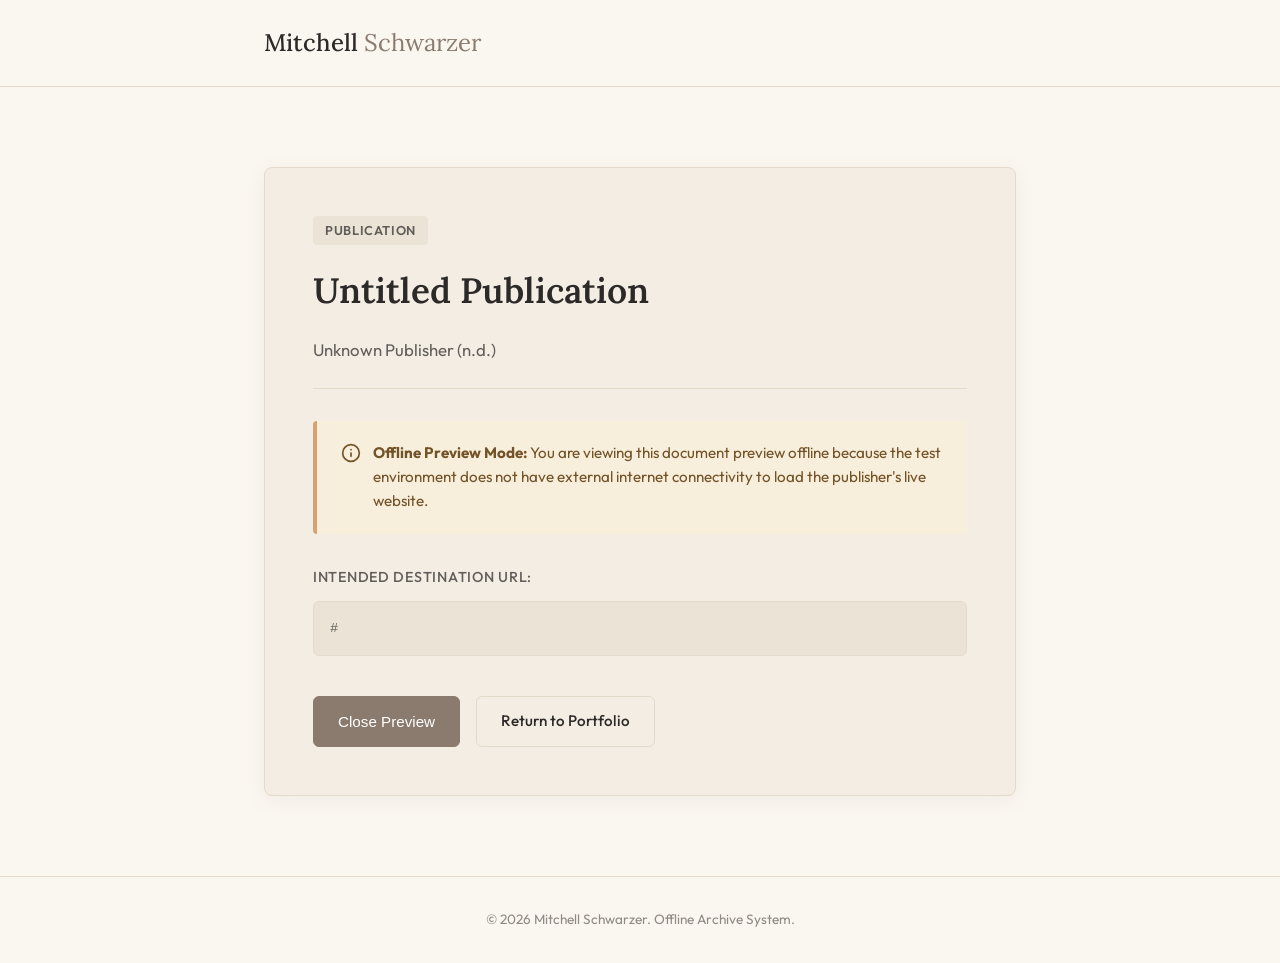
<file: static/mock_viewer.html>
<!DOCTYPE html>
<html lang="en">
<head>
  <meta charset="UTF-8">
  <meta name="viewport" content="width=device-width, initial-scale=1.0">
  <title>Offline Preview | Mitchell Schwarzer</title>
  
  <!-- Google Fonts -->
  <link rel="preconnect" href="https://fonts.googleapis.com">
  <link rel="preconnect" href="https://fonts.gstatic.com" crossorigin>
  <link href="https://fonts.googleapis.com/css2?family=Lora:ital,wght@0,400..700;1,400..700&family=Outfit:wght@300;400;500;600;700&display=swap" rel="stylesheet">
  
  <style>
    :root {
      --bg-primary: #faf6f0;
      --bg-secondary: #f4ede4;
      --bg-tertiary: #ebe3d5;
      --text-primary: #2c2a29;
      --text-secondary: #605d5a;
      --text-tertiary: #8f8a85;
      --accent-color: #8a7b6e;
      --accent-light: #bcaaa4;
      --border-color: #e3dac9;
      --shadow-sm: 0 4px 20px rgba(138, 123, 110, 0.08);
      --font-sans: 'Outfit', sans-serif;
      --font-serif: 'Lora', Georgia, serif;
    }

    * {
      box-sizing: border-box;
      margin: 0;
      padding: 0;
    }

    body {
      background-color: var(--bg-primary);
      color: var(--text-primary);
      font-family: var(--font-sans);
      line-height: 1.6;
      display: flex;
      flex-direction: column;
      min-height: 100vh;
    }

    .container {
      width: 100%;
      max-width: 800px;
      margin: 0 auto;
      padding: 2rem 1.5rem;
    }

    header {
      border-bottom: 1px solid var(--border-color);
      padding: 1.5rem 0;
      margin-bottom: 3rem;
    }

    .header-logo {
      font-family: var(--font-serif);
      font-size: 1.5rem;
      font-weight: 500;
      color: var(--text-primary);
      text-decoration: none;
      display: inline-block;
    }

    .header-logo span {
      color: var(--accent-color);
      font-weight: 300;
    }

    main {
      flex-grow: 1;
      display: flex;
      align-items: center;
      justify-content: center;
    }

    .preview-card {
      background-color: var(--bg-secondary);
      border: 1px solid var(--border-color);
      border-radius: 8px;
      padding: 3rem;
      box-shadow: var(--shadow-sm);
      width: 100%;
      animation: fadeIn 0.6s ease-out;
    }

    @keyframes fadeIn {
      from { opacity: 0; transform: translateY(20px); }
      to { opacity: 1; transform: translateY(0); }
    }

    .item-tag {
      display: inline-block;
      padding: 0.25rem 0.75rem;
      background-color: var(--bg-tertiary);
      border-radius: 4px;
      font-size: 0.8rem;
      font-weight: 600;
      color: var(--text-secondary);
      text-transform: uppercase;
      margin-bottom: 1.5rem;
      letter-spacing: 0.05em;
    }

    .item-title {
      font-family: var(--font-serif);
      font-size: 2.2rem;
      font-weight: 600;
      line-height: 1.25;
      color: var(--text-primary);
      margin-bottom: 1.5rem;
    }

    .item-meta {
      font-size: 1.05rem;
      color: var(--text-secondary);
      margin-bottom: 2rem;
      padding-bottom: 1.5rem;
      border-bottom: 1px solid var(--border-color);
    }

    .info-banner {
      background-color: #f7eedb;
      border-left: 4px solid #d4a373;
      padding: 1.25rem 1.5rem;
      border-radius: 4px;
      margin-bottom: 2rem;
      color: #725227;
      font-size: 0.95rem;
      display: flex;
      align-items: flex-start;
      gap: 0.75rem;
    }

    .info-banner svg {
      flex-shrink: 0;
      margin-top: 0.15rem;
    }

    .original-url-box {
      background-color: var(--bg-tertiary);
      padding: 1rem;
      border-radius: 6px;
      font-family: monospace;
      font-size: 0.85rem;
      color: var(--text-secondary);
      word-break: break-all;
      margin-bottom: 2.5rem;
      border: 1px solid var(--border-color);
    }

    .btn-group {
      display: flex;
      gap: 1rem;
      flex-wrap: wrap;
    }

    .btn {
      display: inline-flex;
      align-items: center;
      justify-content: center;
      padding: 0.75rem 1.5rem;
      font-size: 0.95rem;
      font-weight: 500;
      border-radius: 6px;
      text-decoration: none;
      transition: all 0.3s ease;
      cursor: pointer;
    }

    .btn-primary {
      background-color: var(--accent-color);
      color: #ffffff;
      border: 1px solid var(--accent-color);
    }

    .btn-primary:hover {
      background-color: var(--text-primary);
      border-color: var(--text-primary);
    }

    .btn-secondary {
      background-color: transparent;
      color: var(--text-primary);
      border: 1px solid var(--border-color);
    }

    .btn-secondary:hover {
      background-color: var(--bg-tertiary);
    }

    footer {
      text-align: center;
      padding: 2rem 0;
      font-size: 0.85rem;
      color: var(--text-tertiary);
      border-top: 1px solid var(--border-color);
      margin-top: 3rem;
    }
  </style>
</head>
<body>

  <header>
    <div class="container" style="padding: 0 1.5rem; margin-bottom: 0;">
      <a href="../" class="header-logo">
        Mitchell <span>Schwarzer</span>
      </a>
    </div>
  </header>

  <main class="container">
    <div class="preview-card">
      <div id="item-tag" class="item-tag">Scholarly Article</div>
      <h1 id="item-title" class="item-title">Publication Title</h1>
      <div id="item-meta" class="item-meta">Published in Journal (Year)</div>
      
      <div class="info-banner">
        <svg xmlns="http://www.w3.org/2000/svg" width="20" height="20" viewBox="0 0 24 24" fill="none" stroke="currentColor" stroke-width="2" stroke-linecap="round" stroke-linejoin="round">
          <circle cx="12" cy="12" r="10"></circle>
          <line x1="12" y1="16" x2="12" y2="12"></line>
          <line x1="12" y1="8" x2="12.01" y2="8"></line>
        </svg>
        <div>
          <strong>Offline Preview Mode:</strong> You are viewing this document preview offline because the test environment does not have external internet connectivity to load the publisher's live website.
        </div>
      </div>
      
      <p style="margin-bottom: 0.75rem; font-weight: 500; font-size: 0.9rem; color: var(--text-secondary); text-transform: uppercase; letter-spacing: 0.05em;">Intended Destination URL:</p>
      <div id="original-url" class="original-url-box">https://example.com</div>
      
      <div class="btn-group">
        <button onclick="window.close()" class="btn btn-primary">Close Preview</button>
        <a href="../" class="btn btn-secondary">Return to Portfolio</a>
      </div>
    </div>
  </main>

  <footer>
    <div class="container" style="padding: 0 1.5rem; margin-top: 0;">
      &copy; 2026 Mitchell Schwarzer. Offline Archive System.
    </div>
  </footer>

  <script>
    // Parse query parameters
    const params = new URLSearchParams(window.location.search);
    
    const title = params.get('title') || 'Untitled Publication';
    const source = params.get('source') || 'Unknown Publisher';
    const year = params.get('year') || 'n.d.';
    const type = params.get('type') || 'Publication';
    const url = params.get('url') || '#';

    // Update DOM
    document.getElementById('item-title').textContent = title;
    document.getElementById('item-tag').textContent = type;
    document.getElementById('original-url').textContent = url;

    // Build meta string
    let metaString = '';
    if (type.toLowerCase() === 'book') {
      metaString = `Published by <strong>${source}</strong> (${year})`;
    } else if (type.toLowerCase() === 'scholarly article' || type.toLowerCase() === 'scholarly_articles') {
      metaString = `Scholarly Article published in <strong>${source}</strong> (${year})`;
      document.getElementById('item-tag').textContent = 'Scholarly Article';
    } else if (type.toLowerCase() === 'chapter') {
      metaString = `Book Chapter in <strong>${source}</strong> (${year})`;
    } else if (type.toLowerCase() === 'essay' || type.toLowerCase() === 'essays') {
      metaString = `Essay published in <strong>${source}</strong> (${year})`;
      document.getElementById('item-tag').textContent = 'Essay';
    } else if (type.toLowerCase() === 'review' || type.toLowerCase() === 'reviews') {
      metaString = `Review published in <strong>${source}</strong> (${year})`;
      document.getElementById('item-tag').textContent = 'Review';
    } else {
      metaString = `${source} (${year})`;
    }
    document.getElementById('item-meta').innerHTML = metaString;
  </script>
</body>
</html>
</file>
